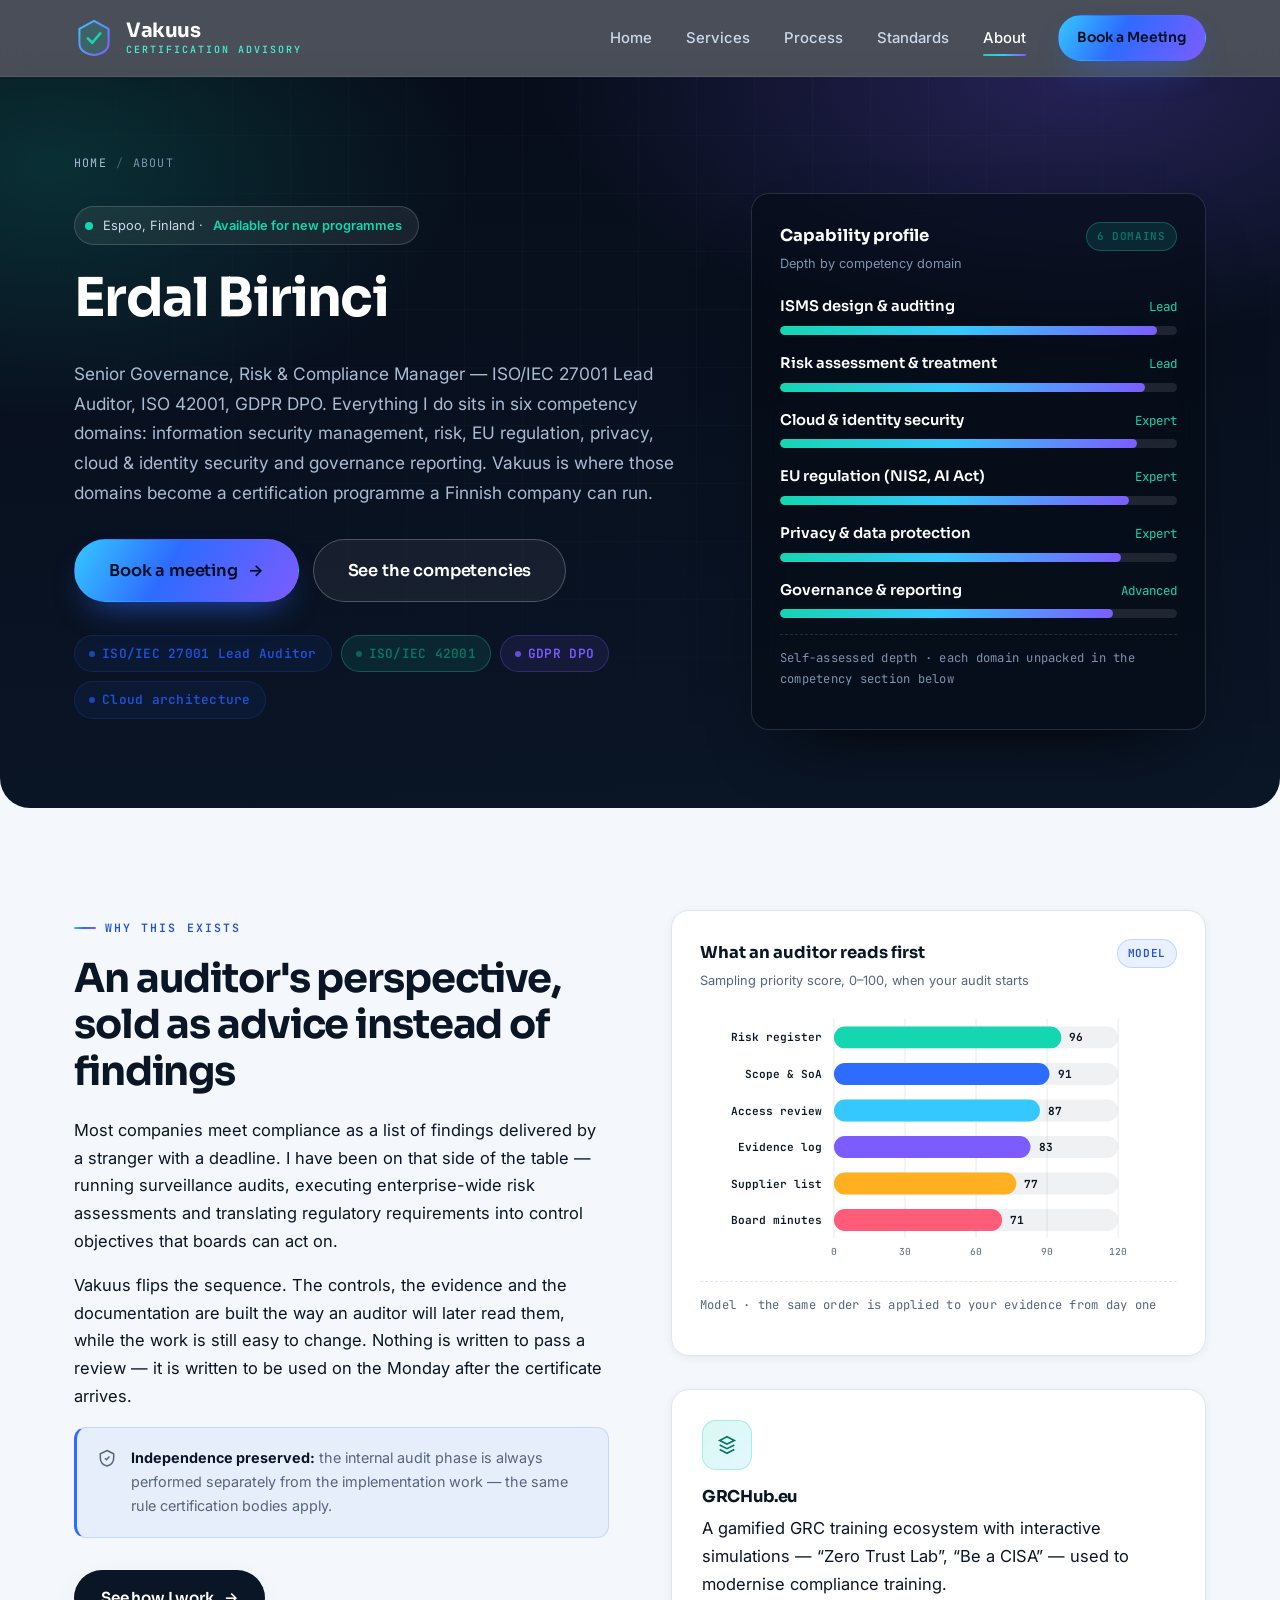
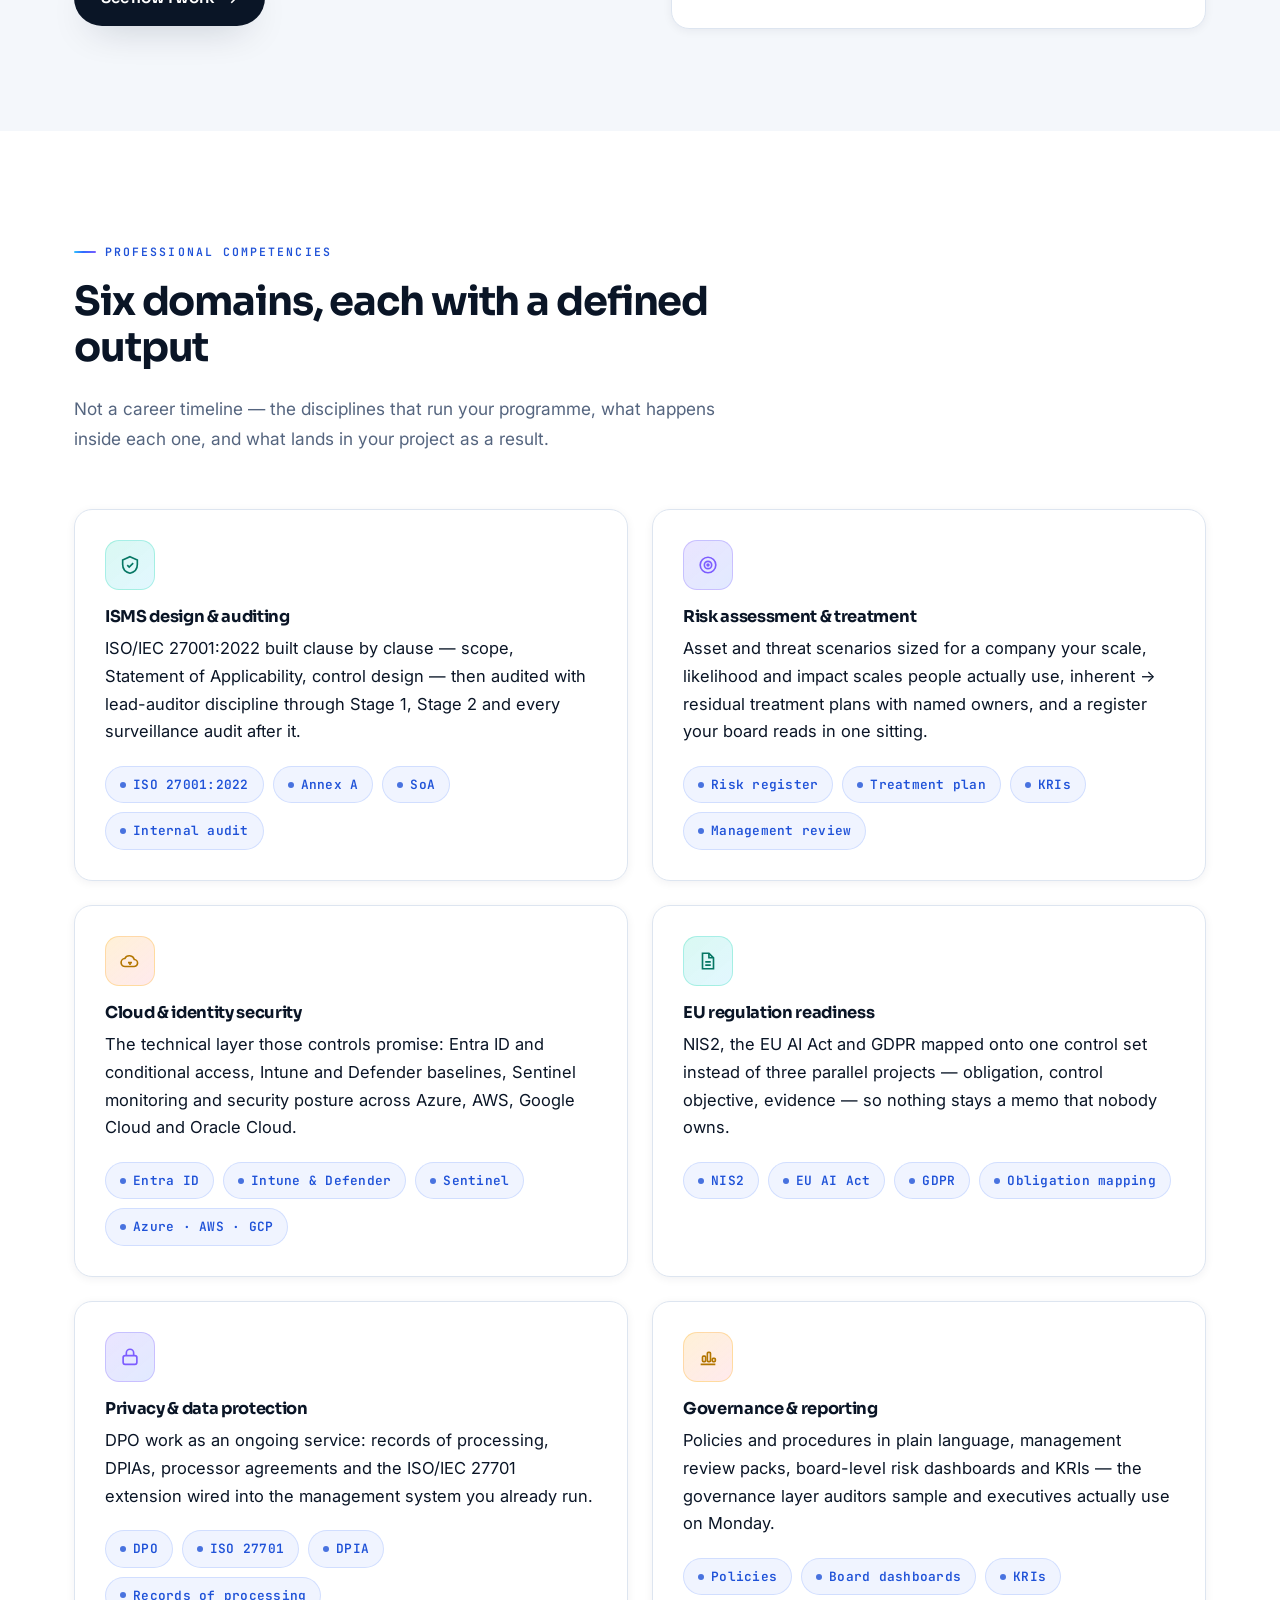
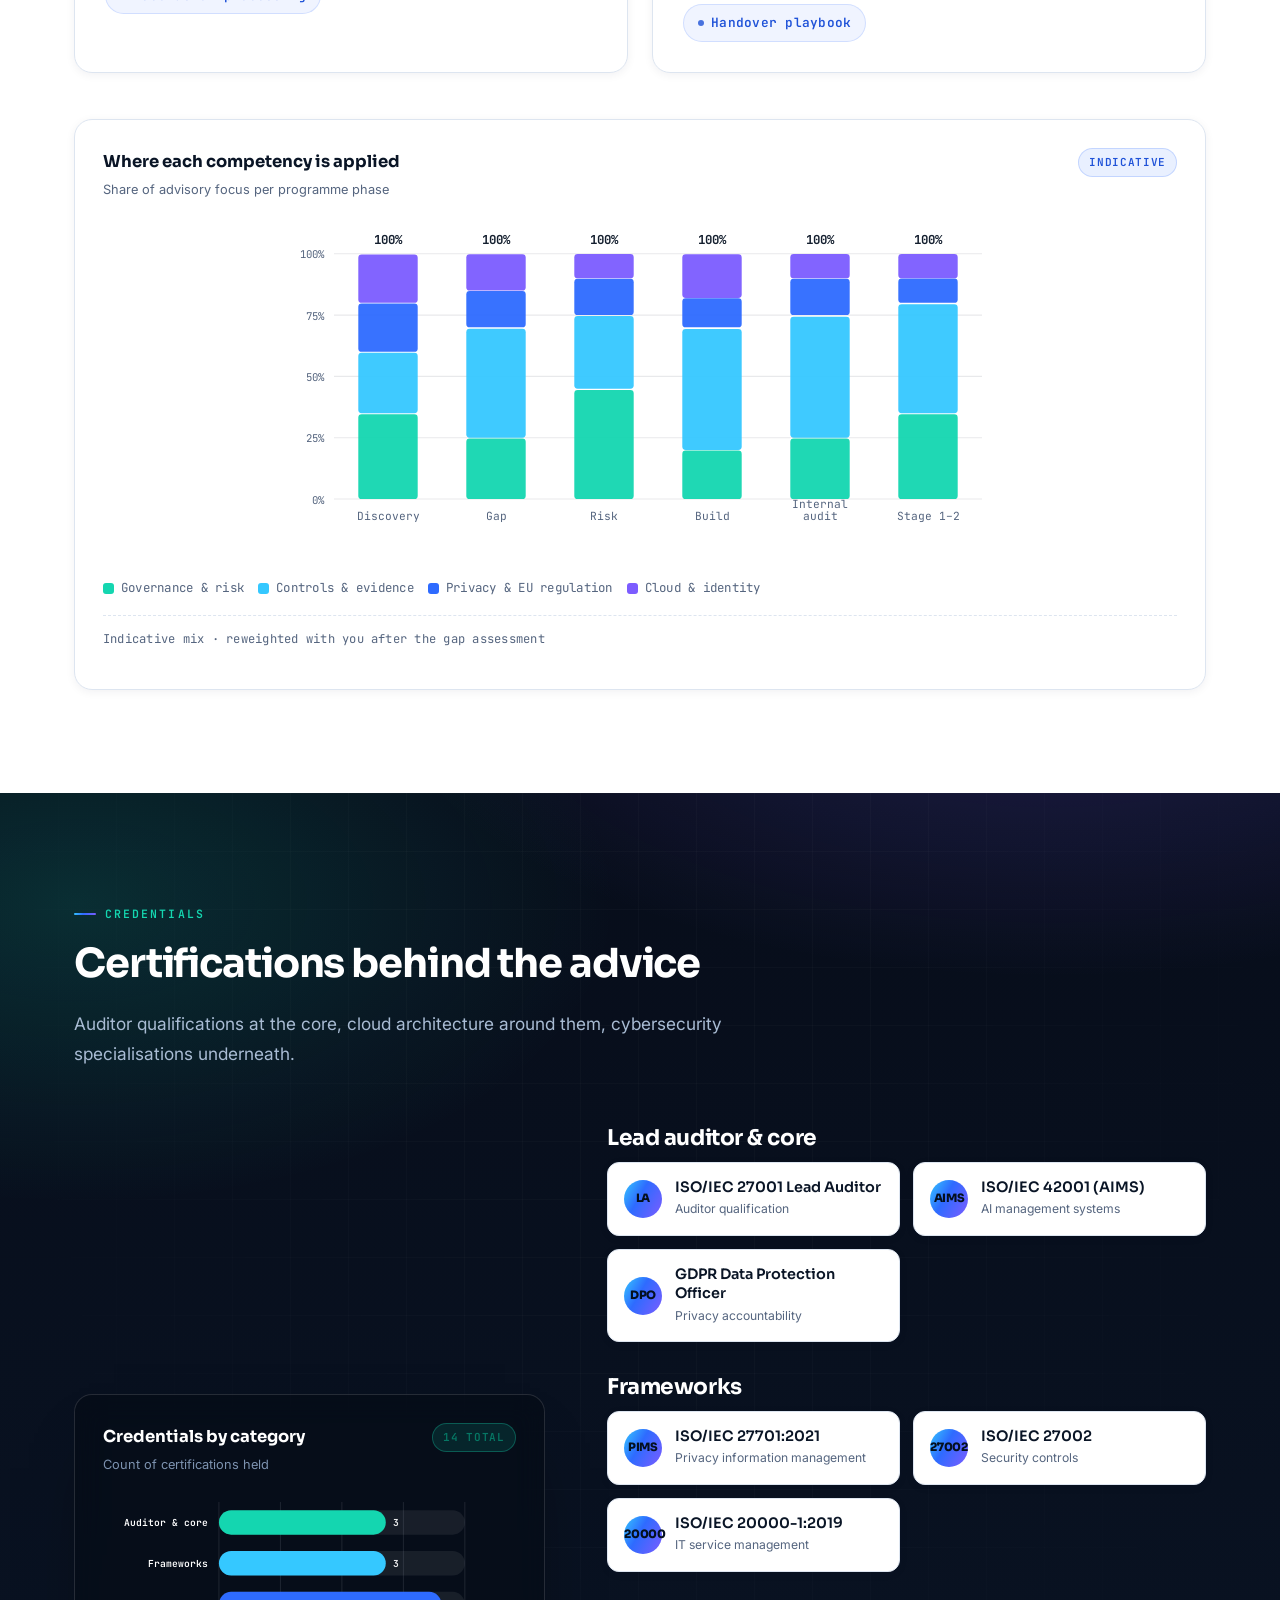
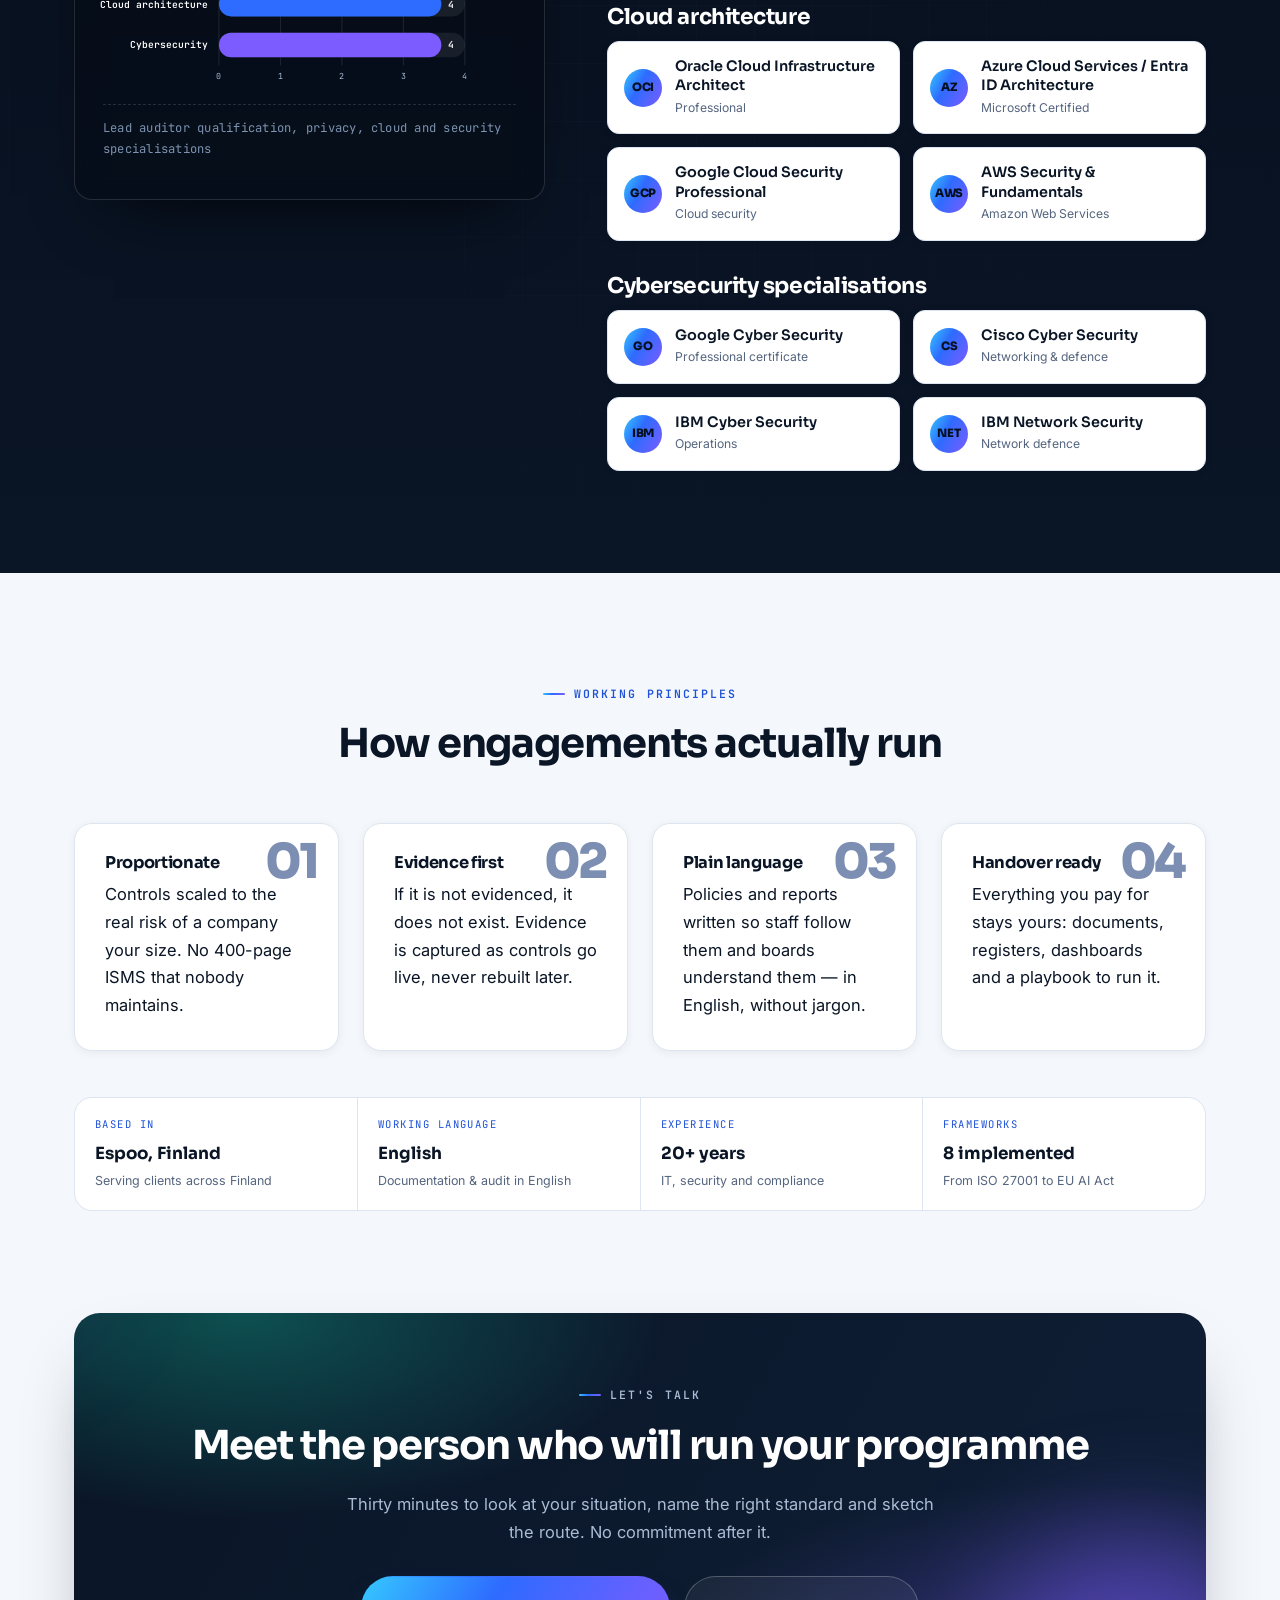
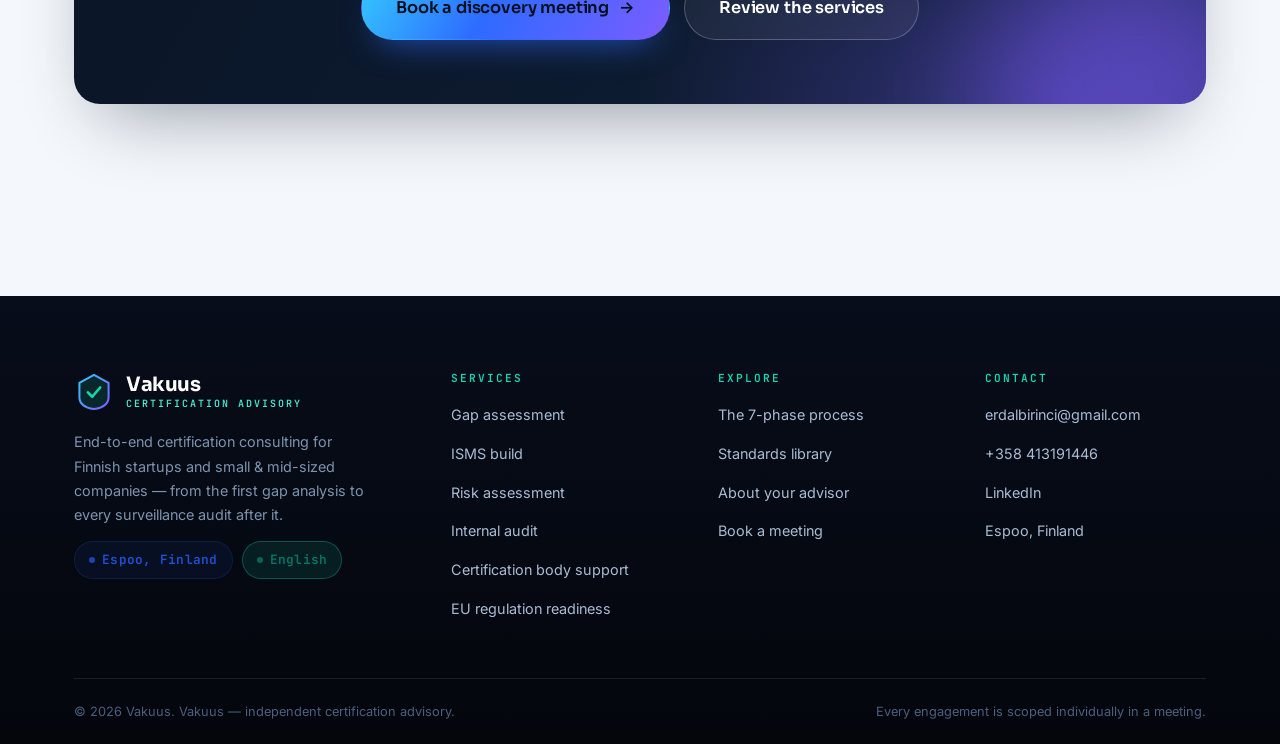
<file: about.html>
<!DOCTYPE html>
<html lang="en">
<head>
<meta charset="utf-8">
<meta name="viewport" content="width=device-width, initial-scale=1">
<title>About — Erdal Birinci, ISO 27001 Lead Auditor &amp; Senior GRC Manager | Vakuus</title>
<meta name="description" content="Erdal Birinci is an ISO/IEC 27001 Lead Auditor and Senior GRC Manager working across six competency domains: ISMS design, risk assessment, EU regulation, privacy, cloud &amp; identity security and governance reporting — the advisor behind Vakuus in Espoo, Finland.">
<meta name="theme-color" content="#070d1a">
<meta property="og:type" content="profile">
<meta property="og:title" content="About your advisor — Vakuus">
<meta property="og:description" content="Six competency domains — ISMS design, risk, EU regulation, privacy, cloud &amp; identity security and governance reporting — and an auditor's eye for what passes the audit.">
<meta property="og:locale" content="en_GB">
<meta property="og:url" content="https://vakuus.fi/about.html">
<meta property="og:image" content="https://erdalbirinci.github.io/Vakuus/assets/img/og-image.png">
<meta property="og:image:width" content="1200">
<meta property="og:image:height" content="630">
<meta property="og:image:alt" content="Vakuus — from zero to certified">
<meta name="twitter:card" content="summary_large_image">
<meta name="twitter:image" content="https://erdalbirinci.github.io/Vakuus/assets/img/og-image.png">
<meta name="twitter:image:alt" content="Vakuus — from zero to certified">
<link rel="icon" href="assets/img/favicon.svg" type="image/svg+xml">
<link rel="icon" href="assets/img/favicon.ico" sizes="16x16 32x32 48x48">
<link rel="apple-touch-icon" href="assets/img/apple-touch-icon.png">
<link rel="canonical" href="https://vakuus.fi/about.html">
<link rel="icon" href="assets/img/favicon.svg" type="image/svg+xml">
<link rel="icon" href="assets/img/favicon.ico" sizes="16x16 32x32 48x48">
<link rel="apple-touch-icon" href="assets/img/apple-touch-icon.png">
<link rel="preconnect" href="https://fonts.googleapis.com">
<link rel="preconnect" href="https://fonts.gstatic.com" crossorigin>
<link href="https://fonts.googleapis.com/css2?family=Sora:wght@400;600;700;800&amp;family=Inter:wght@400;500;600;700&amp;family=JetBrains+Mono:wght@400;600&amp;display=swap" rel="stylesheet">
<link rel="stylesheet" href="assets/css/style.css">
<script type="application/ld+json">
{
  "@context": "https://schema.org",
  "@type": "Person",
  "name": "Erdal Birinci",
  "jobTitle": "Founder & Principal Compliance Consultant",
  "worksFor": {
    "@type": "Organization",
    "name": "Vakuus",
    "url": "https://vakuus.fi/"
  },
  "address": {
    "@type": "PostalAddress",
    "addressLocality": "Espoo",
    "addressCountry": "FI"
  },
  "knowsLanguage": [
    "English",
    "Turkish"
  ],
  "knowsAbout": [
    "ISMS design & auditing",
    "Risk assessment & treatment",
    "Cloud & identity security",
    "EU regulation readiness",
    "Privacy & data protection",
    "Governance & reporting"
  ]
}
</script>
</head>
<body>
<a class="skip-link" href="#main">Skip to content</a>

<header class="site-header">
  <div class="container nav-wrap">
    <a class="brand" href="index.html">
      <svg class="brand-mark" viewBox="0 0 48 48" aria-hidden="true">
        <defs><linearGradient id="bm1" x1="0" y1="0" x2="1" y2="1"><stop offset="0" stop-color="#35c8ff"/><stop offset="1" stop-color="#7c5cff"/></linearGradient></defs>
        <path d="M24 3.5 41.5 13v17.2c0 8.1-7.3 12.6-17.5 14.3C13.8 42.8 6.5 38.3 6.5 30.2V13z" fill="rgba(20,214,176,.14)" stroke="url(#bm1)" stroke-width="2.4" stroke-linejoin="round"/>
        <path d="M16.6 24.4l5.3 5.3 9.5-11.1" fill="none" stroke="#14d6b0" stroke-width="3.2" stroke-linecap="round" stroke-linejoin="round"/>
      </svg>
      <span class="brand-text">
        <span class="brand-name">Vakuus</span>
        <span class="brand-tag">Certification Advisory</span>
      </span>
    </a>
    <button class="nav-toggle" type="button" aria-label="Toggle navigation" aria-expanded="false" aria-controls="site-nav">
      <span></span><span></span><span></span>
    </button>
    <nav class="nav" id="site-nav" data-nav>
      <a href="index.html">Home</a>
      <a href="services.html">Services</a>
      <a href="process.html">Process</a>
      <a href="standards.html">Standards</a>
      <a href="about.html">About</a>
      <a class="btn btn-primary btn-sm nav-cta" href="contact.html">Book a Meeting</a>
    </nav>
  </div>
</header>

<main id="main">

  <!-- ============================ PAGE HERO ============================ -->
  <section class="page-hero">
    <div class="bg-grid" aria-hidden="true"></div>
    <div class="container">
      <nav class="breadcrumb" aria-label="Breadcrumb">
        <a href="index.html">Home</a><span class="sep">/</span><span>About</span>
      </nav>
      <div class="split split--wide-left">
        <div>
          <span class="hero-badge reveal"><span class="pulse-dot" aria-hidden="true"></span> Espoo, Finland · <b>Available for new programmes</b></span>
          <h1 class="h1 reveal" data-delay="1">Erdal Birinci</h1>
          <p class="lead reveal" data-delay="2">
            Senior Governance, Risk &amp; Compliance Manager — ISO/IEC 27001 Lead Auditor, ISO 42001,
            GDPR DPO. Everything I do sits in six competency domains: information security management,
            risk, EU regulation, privacy, cloud &amp; identity security and governance reporting.
            Vakuus is where those domains become a certification programme a Finnish company can run.
          </p>
          <div class="btn-group mt-3 reveal" data-delay="3">
            <a class="btn btn-primary btn-lg btn-arrow" href="contact.html">Book a meeting</a>
            <a class="btn btn-ghost btn-lg" href="#competencies">See the competencies</a>
          </div>
          <div class="chip-row mt-3 reveal" data-delay="4">
            <span class="chip">ISO/IEC 27001 Lead Auditor</span>
            <span class="chip chip--aurora">ISO/IEC 42001</span>
            <span class="chip chip--violet">GDPR DPO</span>
            <span class="chip">Cloud architecture</span>
          </div>
        </div>

        <div class="panel panel--dark reveal" data-delay="2">
          <div class="panel-head">
            <div>
              <p class="panel-title">Capability profile</p>
              <p class="panel-sub">Depth by competency domain</p>
            </div>
            <span class="badge badge--aurora">6 domains</span>
          </div>
          <div class="fit-row"><div class="fit-head"><span class="fit-label">ISMS design &amp; auditing</span><span class="fit-value">Lead</span></div><div class="fit-track"><i class="fit-fill" data-fill="95%"></i></div></div>
          <div class="fit-row"><div class="fit-head"><span class="fit-label">Risk assessment &amp; treatment</span><span class="fit-value">Lead</span></div><div class="fit-track"><i class="fit-fill" data-fill="92%"></i></div></div>
          <div class="fit-row"><div class="fit-head"><span class="fit-label">Cloud &amp; identity security</span><span class="fit-value">Expert</span></div><div class="fit-track"><i class="fit-fill" data-fill="90%"></i></div></div>
          <div class="fit-row"><div class="fit-head"><span class="fit-label">EU regulation (NIS2, AI Act)</span><span class="fit-value">Expert</span></div><div class="fit-track"><i class="fit-fill" data-fill="88%"></i></div></div>
          <div class="fit-row"><div class="fit-head"><span class="fit-label">Privacy &amp; data protection</span><span class="fit-value">Expert</span></div><div class="fit-track"><i class="fit-fill" data-fill="86%"></i></div></div>
          <div class="fit-row"><div class="fit-head"><span class="fit-label">Governance &amp; reporting</span><span class="fit-value">Advanced</span></div><div class="fit-track"><i class="fit-fill" data-fill="84%"></i></div></div>
          <p class="panel-foot">Self-assessed depth · each domain unpacked in the competency section below</p>
        </div>
      </div>
    </div>
  </section>

  <!-- ============================ STORY ============================ -->
  <section class="section">
    <div class="container">
      <div class="split split--top">
        <div class="sticky-col">
          <p class="eyebrow reveal">Why this exists</p>
          <h2 class="h2 reveal" data-delay="1">An auditor's perspective, sold as advice instead of findings</h2>
          <p class="reveal" data-delay="2">
            Most companies meet compliance as a list of findings delivered by a stranger with a deadline.
            I have been on that side of the table — running surveillance audits, executing enterprise-wide risk
            assessments and translating regulatory requirements into control objectives that boards can act on.
          </p>
          <p class="reveal" data-delay="2">
            Vakuus flips the sequence. The controls, the evidence and the documentation are built the way an
            auditor will later read them, while the work is still easy to change. Nothing is written to pass a
            review — it is written to be used on the Monday after the certificate arrives.
          </p>
          <div class="notice reveal" data-delay="3">
            <svg width="20" height="20" viewBox="0 0 24 24" fill="none" stroke="currentColor" stroke-width="1.8" style="flex:none;margin-top:2px" aria-hidden="true"><path d="M12 3l8 4v5c0 5-3.4 8.3-8 9.5C7.4 20.3 4 17 4 12V7z"/><path d="M9.5 12.2l1.9 1.9 3.6-4"/></svg>
            <div><b>Independence preserved:</b> the internal audit phase is always performed separately from the implementation work — the same rule certification bodies apply.</div>
          </div>
          <div class="btn-group mt-3 reveal" data-delay="3">
            <a class="btn btn-dark btn-arrow" href="process.html">See how I work</a>
          </div>
        </div>

        <div>
          <div class="panel reveal" data-delay="1">
            <div class="panel-head">
              <div>
                <p class="panel-title">What an auditor reads first</p>
                <p class="panel-sub">Sampling priority score, 0–100, when your audit starts</p>
              </div>
              <span class="badge">Model</span>
            </div>
            <svg class="chart" data-chart="bars" data-chart-config='{"labels":["Risk register","Scope &amp; SoA","Access review","Evidence log","Supplier list","Board minutes"],"values":[96,91,87,83,77,71],"unit":"","horizontal":true,"width":470,"height":250,"grid":4,"colors":["#14d6b0","#2e6bff","#35c8ff","#7c5cff","#ffb020","#ff5c7a"]}' role="img" aria-label="Model chart: sampling priority of six audit documents, highest first"></svg>
            <p class="panel-foot">Model · the same order is applied to your evidence from day one</p>
          </div>

          <div class="grid mt-3">
            <div class="card reveal">
              <div class="card-icon card-icon--aurora" aria-hidden="true">
                <svg width="22" height="22" viewBox="0 0 24 24" fill="none" stroke="currentColor" stroke-width="1.8"><path d="M4 7l8-4 8 4-8 4z"/><path d="M4 12l8 4 8-4M4 17l8 4 8-4"/></svg>
              </div>
              <h3 class="h4">GRCHub.eu</h3>
              <p class="mb-0">A gamified GRC training ecosystem with interactive simulations — “Zero Trust Lab”, “Be a CISA” — used to modernise compliance training.</p>
            </div>
          </div>
        </div>
      </div>
    </div>
  </section>

  <!-- ============================ COMPETENCIES ============================ -->
  <section class="section section--paper-2" id="competencies">
    <div class="container">
      <div class="section-head">
        <p class="eyebrow reveal">Professional competencies</p>
        <h2 class="h2 reveal" data-delay="1">Six domains, each with a defined output</h2>
        <p class="lead reveal" data-delay="2">Not a career timeline — the disciplines that run your programme, what happens inside each one, and what lands in your project as a result.</p>
      </div>

      <div class="grid grid-2">
        <div class="card reveal">
          <div class="card-icon card-icon--aurora" aria-hidden="true">
            <svg width="22" height="22" viewBox="0 0 24 24" fill="none" stroke="currentColor" stroke-width="1.8"><path d="M12 3l8 3.5v5c0 5-3.4 8.4-8 9.5-4.6-1.1-8-4.5-8-9.5v-5z"/><path d="M9 12.2l2.1 2.1L15.5 10"/></svg>
          </div>
          <h3 class="h4">ISMS design &amp; auditing</h3>
          <p>ISO/IEC 27001:2022 built clause by clause — scope, Statement of Applicability, control design — then audited with lead-auditor discipline through Stage 1, Stage 2 and every surveillance audit after it.</p>
          <div class="chip-row mt-2">
            <span class="chip">ISO 27001:2022</span>
            <span class="chip">Annex A</span>
            <span class="chip">SoA</span>
            <span class="chip">Internal audit</span>
          </div>
        </div>

        <div class="card reveal" data-delay="1">
          <div class="card-icon card-icon--violet" aria-hidden="true">
            <svg width="22" height="22" viewBox="0 0 24 24" fill="none" stroke="currentColor" stroke-width="1.8"><circle cx="12" cy="12" r="8.5"/><circle cx="12" cy="12" r="4"/><circle cx="12" cy="12" r="1"/></svg>
          </div>
          <h3 class="h4">Risk assessment &amp; treatment</h3>
          <p>Asset and threat scenarios sized for a company your scale, likelihood and impact scales people actually use, inherent → residual treatment plans with named owners, and a register your board reads in one sitting.</p>
          <div class="chip-row mt-2">
            <span class="chip">Risk register</span>
            <span class="chip">Treatment plan</span>
            <span class="chip">KRIs</span>
            <span class="chip">Management review</span>
          </div>
        </div>

        <div class="card reveal" data-delay="2">
          <div class="card-icon card-icon--amber" aria-hidden="true">
            <svg width="22" height="22" viewBox="0 0 24 24" fill="none" stroke="currentColor" stroke-width="1.8"><path d="M7 18h9.2a3.8 3.8 0 0 0 .5-7.6A5.6 5.6 0 0 0 6.3 9.3 3.9 3.9 0 0 0 7 18z"/><path d="M9.8 13.8h4.4M12 13.8v2.6"/></svg>
          </div>
          <h3 class="h4">Cloud &amp; identity security</h3>
          <p>The technical layer those controls promise: Entra ID and conditional access, Intune and Defender baselines, Sentinel monitoring and security posture across Azure, AWS, Google Cloud and Oracle Cloud.</p>
          <div class="chip-row mt-2">
            <span class="chip">Entra ID</span>
            <span class="chip">Intune &amp; Defender</span>
            <span class="chip">Sentinel</span>
            <span class="chip">Azure · AWS · GCP</span>
          </div>
        </div>

        <div class="card reveal" data-delay="3">
          <div class="card-icon card-icon--aurora" aria-hidden="true">
            <svg width="22" height="22" viewBox="0 0 24 24" fill="none" stroke="currentColor" stroke-width="1.8"><path d="M6 3.5h7l5 5v12H6z"/><path d="M13 3.5v5h5"/><path d="M9 13h6M9 16.5h6"/></svg>
          </div>
          <h3 class="h4">EU regulation readiness</h3>
          <p>NIS2, the EU AI Act and GDPR mapped onto one control set instead of three parallel projects — obligation, control objective, evidence — so nothing stays a memo that nobody owns.</p>
          <div class="chip-row mt-2">
            <span class="chip">NIS2</span>
            <span class="chip">EU AI Act</span>
            <span class="chip">GDPR</span>
            <span class="chip">Obligation mapping</span>
          </div>
        </div>

        <div class="card reveal" data-delay="1">
          <div class="card-icon card-icon--violet" aria-hidden="true">
            <svg width="22" height="22" viewBox="0 0 24 24" fill="none" stroke="currentColor" stroke-width="1.8"><rect x="4.5" y="10.5" width="15" height="9.5" rx="2.2"/><path d="M8 10.5V7.5a4 4 0 0 1 8 0v3"/></svg>
          </div>
          <h3 class="h4">Privacy &amp; data protection</h3>
          <p>DPO work as an ongoing service: records of processing, DPIAs, processor agreements and the ISO/IEC 27701 extension wired into the management system you already run.</p>
          <div class="chip-row mt-2">
            <span class="chip">DPO</span>
            <span class="chip">ISO 27701</span>
            <span class="chip">DPIA</span>
            <span class="chip">Records of processing</span>
          </div>
        </div>

        <div class="card reveal" data-delay="2">
          <div class="card-icon card-icon--amber" aria-hidden="true">
            <svg width="22" height="22" viewBox="0 0 24 24" fill="none" stroke="currentColor" stroke-width="1.8"><path d="M4 20h16"/><rect x="6" y="11" width="3.4" height="6" rx="1"/><rect x="11.3" y="7" width="3.4" height="10" rx="1"/><rect x="16.6" y="13.5" width="3.4" height="3.5" rx="1"/></svg>
          </div>
          <h3 class="h4">Governance &amp; reporting</h3>
          <p>Policies and procedures in plain language, management review packs, board-level risk dashboards and KRIs — the governance layer auditors sample and executives actually use on Monday.</p>
          <div class="chip-row mt-2">
            <span class="chip">Policies</span>
            <span class="chip">Board dashboards</span>
            <span class="chip">KRIs</span>
            <span class="chip">Handover playbook</span>
          </div>
        </div>
      </div>

      <div class="panel reveal mt-4">
        <div class="panel-head">
          <div>
            <p class="panel-title">Where each competency is applied</p>
            <p class="panel-sub">Share of advisory focus per programme phase</p>
          </div>
          <span class="badge">Indicative</span>
        </div>
        <svg class="chart" style="max-width:720px;margin:0 auto" data-chart="stack" data-chart-config='{"labels":["Discovery","Gap","Risk","Build","Internal audit","Stage 1–2"],"series":[{"label":"Governance &amp; risk","values":[35,25,45,20,25,35],"color":"#14d6b0"},{"label":"Controls &amp; evidence","values":[25,45,30,50,50,45],"color":"#35c8ff"},{"label":"Privacy &amp; EU regulation","values":[20,15,15,12,15,10],"color":"#2e6bff"},{"label":"Cloud &amp; identity","values":[20,15,10,18,10,10],"color":"#7c5cff"}],"unit":"%","width":640,"height":300,"grid":4}' role="img" aria-label="Stacked bar chart of advisory focus share by competency across six programme phases"></svg>
        <div class="legend mt-2">
          <span class="legend-item"><span class="legend-swatch" style="background:#14d6b0"></span>Governance &amp; risk</span>
          <span class="legend-item"><span class="legend-swatch" style="background:#35c8ff"></span>Controls &amp; evidence</span>
          <span class="legend-item"><span class="legend-swatch" style="background:#2e6bff"></span>Privacy &amp; EU regulation</span>
          <span class="legend-item"><span class="legend-swatch" style="background:#7c5cff"></span>Cloud &amp; identity</span>
        </div>
        <p class="panel-foot">Indicative mix · reweighted with you after the gap assessment</p>
      </div>
    </div>
  </section>

  <!-- ============================ CREDENTIALS ============================ -->
  <section class="section section--dark" id="credentials">
    <div class="bg-grid" aria-hidden="true"></div>
    <div class="container">
      <div class="section-head">
        <p class="eyebrow reveal">Credentials</p>
        <h2 class="h2 reveal" data-delay="1">Certifications behind the advice</h2>
        <p class="lead reveal" data-delay="2">Auditor qualifications at the core, cloud architecture around them, cybersecurity specialisations underneath.</p>
      </div>

      <div class="split split--wide-right">
        <div class="panel panel--dark reveal sticky-col">
          <div class="panel-head">
            <div>
              <p class="panel-title">Credentials by category</p>
              <p class="panel-sub">Count of certifications held</p>
            </div>
            <span class="badge badge--aurora">14 total</span>
          </div>
          <svg class="chart" data-chart="bars" data-chart-config='{"labels":["Auditor &amp; core","Frameworks","Cloud architecture","Cybersecurity"],"values":[3,3,4,4],"unit":"","horizontal":true,"width":470,"height":220,"grid":4,"colors":["#14d6b0","#35c8ff","#2e6bff","#7c5cff"]}' role="img" aria-label="Credential counts by category"></svg>
          <p class="panel-foot">Lead auditor qualification, privacy, cloud and security specialisations</p>
        </div>

        <div>
          <h3 class="h3 reveal">Lead auditor &amp; core</h3>
          <div class="cert-grid mb-3 reveal" data-delay="1">
            <div class="cert"><span class="cert-seal">LA</span><div><div class="cert-name">ISO/IEC 27001 Lead Auditor</div><div class="cert-sub">Auditor qualification</div></div></div>
            <div class="cert"><span class="cert-seal">AIMS</span><div><div class="cert-name">ISO/IEC 42001 (AIMS)</div><div class="cert-sub">AI management systems</div></div></div>
            <div class="cert"><span class="cert-seal">DPO</span><div><div class="cert-name">GDPR Data Protection Officer</div><div class="cert-sub">Privacy accountability</div></div></div>
          </div>

          <h3 class="h3 reveal">Frameworks</h3>
          <div class="cert-grid mb-3 reveal" data-delay="1">
            <div class="cert"><span class="cert-seal">PIMS</span><div><div class="cert-name">ISO/IEC 27701:2021</div><div class="cert-sub">Privacy information management</div></div></div>
            <div class="cert"><span class="cert-seal">27002</span><div><div class="cert-name">ISO/IEC 27002</div><div class="cert-sub">Security controls</div></div></div>
            <div class="cert"><span class="cert-seal">20000</span><div><div class="cert-name">ISO/IEC 20000-1:2019</div><div class="cert-sub">IT service management</div></div></div>
          </div>

          <h3 class="h3 reveal">Cloud architecture</h3>
          <div class="cert-grid mb-3 reveal" data-delay="2">
            <div class="cert"><span class="cert-seal">OCI</span><div><div class="cert-name">Oracle Cloud Infrastructure Architect</div><div class="cert-sub">Professional</div></div></div>
            <div class="cert"><span class="cert-seal">AZ</span><div><div class="cert-name">Azure Cloud Services / Entra ID Architecture</div><div class="cert-sub">Microsoft Certified</div></div></div>
            <div class="cert"><span class="cert-seal">GCP</span><div><div class="cert-name">Google Cloud Security Professional</div><div class="cert-sub">Cloud security</div></div></div>
            <div class="cert"><span class="cert-seal">AWS</span><div><div class="cert-name">AWS Security &amp; Fundamentals</div><div class="cert-sub">Amazon Web Services</div></div></div>
          </div>

          <h3 class="h3 reveal">Cybersecurity specialisations</h3>
          <div class="cert-grid reveal" data-delay="2">
            <div class="cert"><span class="cert-seal">GO</span><div><div class="cert-name">Google Cyber Security</div><div class="cert-sub">Professional certificate</div></div></div>
            <div class="cert"><span class="cert-seal">CS</span><div><div class="cert-name">Cisco Cyber Security</div><div class="cert-sub">Networking &amp; defence</div></div></div>
            <div class="cert"><span class="cert-seal">IBM</span><div><div class="cert-name">IBM Cyber Security</div><div class="cert-sub">Operations</div></div></div>
            <div class="cert"><span class="cert-seal">NET</span><div><div class="cert-name">IBM Network Security</div><div class="cert-sub">Network defence</div></div></div>
          </div>
        </div>
      </div>
    </div>
  </section>

  <!-- ============================ PRINCIPLES ============================ -->
  <section class="section">
    <div class="container">
      <div class="section-head section-head--center">
        <p class="eyebrow reveal">Working principles</p>
        <h2 class="h2 reveal" data-delay="1">How engagements actually run</h2>
      </div>
      <div class="grid grid-4">
        <div class="card reveal">
          <div class="card-num">01</div>
          <h3 class="h4">Proportionate</h3>
          <p class="mb-0">Controls scaled to the real risk of a company your size. No 400-page ISMS that nobody maintains.</p>
        </div>
        <div class="card reveal" data-delay="1">
          <div class="card-num">02</div>
          <h3 class="h4">Evidence first</h3>
          <p class="mb-0">If it is not evidenced, it does not exist. Evidence is captured as controls go live, never rebuilt later.</p>
        </div>
        <div class="card reveal" data-delay="2">
          <div class="card-num">03</div>
          <h3 class="h4">Plain language</h3>
          <p class="mb-0">Policies and reports written so staff follow them and boards understand them — in English, without jargon.</p>
        </div>
        <div class="card reveal" data-delay="3">
          <div class="card-num">04</div>
          <h3 class="h4">Handover ready</h3>
          <p class="mb-0">Everything you pay for stays yours: documents, registers, dashboards and a playbook to run it.</p>
        </div>
      </div>

      <div class="meta-strip mt-4 reveal">
        <div><div class="k">Based in</div><div class="v">Espoo, Finland</div><div class="s">Serving clients across Finland</div></div>
        <div><div class="k">Working language</div><div class="v">English</div><div class="s">Documentation &amp; audit in English</div></div>
        <div><div class="k">Experience</div><div class="v">20+ years</div><div class="s">IT, security and compliance</div></div>
        <div><div class="k">Frameworks</div><div class="v">8 implemented</div><div class="s">From ISO 27001 to EU AI Act</div></div>
      </div>
    </div>
  </section>

  <!-- ============================ CTA ============================ -->
  <section class="section section--flush-top">
    <div class="container">
      <div class="cta-band cta-orbs reveal">
        <div class="cta-band-inner">
          <p class="eyebrow" style="justify-content:center">Let's talk</p>
          <h2 class="h2">Meet the person who will run your programme</h2>
          <p>Thirty minutes to look at your situation, name the right standard and sketch the route. No commitment after it.</p>
          <div class="btn-group">
            <a class="btn btn-primary btn-lg btn-arrow" href="contact.html">Book a discovery meeting</a>
            <a class="btn btn-ghost btn-lg" href="services.html">Review the services</a>
          </div>
        </div>
      </div>
    </div>
  </section>

</main>

<footer class="site-footer">
  <div class="container">
    <div class="footer-grid">
      <div class="footer-brand">
        <a class="brand" href="index.html">
          <svg class="brand-mark" viewBox="0 0 48 48" aria-hidden="true">
            <defs><linearGradient id="bm2" x1="0" y1="0" x2="1" y2="1"><stop offset="0" stop-color="#35c8ff"/><stop offset="1" stop-color="#7c5cff"/></linearGradient></defs>
            <path d="M24 3.5 41.5 13v17.2c0 8.1-7.3 12.6-17.5 14.3C13.8 42.8 6.5 38.3 6.5 30.2V13z" fill="rgba(20,214,176,.14)" stroke="url(#bm2)" stroke-width="2.4" stroke-linejoin="round"/>
            <path d="M16.6 24.4l5.3 5.3 9.5-11.1" fill="none" stroke="#14d6b0" stroke-width="3.2" stroke-linecap="round" stroke-linejoin="round"/>
          </svg>
          <span class="brand-text">
            <span class="brand-name">Vakuus</span>
            <span class="brand-tag">Certification Advisory</span>
          </span>
        </a>
        <p>End-to-end certification consulting for Finnish startups and small &amp; mid-sized companies — from the first gap analysis to every surveillance audit after it.</p>
        <div class="chip-row">
          <span class="chip">Espoo, Finland</span>
          <span class="chip chip--aurora">English</span>
        </div>
      </div>

      <div class="footer-col">
        <h3>Services</h3>
        <ul>
          <li><a href="services.html#gap">Gap assessment</a></li>
          <li><a href="services.html#isms">ISMS build</a></li>
          <li><a href="services.html#risk">Risk assessment</a></li>
          <li><a href="services.html#audit">Internal audit</a></li>
          <li><a href="services.html#stage">Certification body support</a></li>
          <li><a href="services.html#regulatory">EU regulation readiness</a></li>
        </ul>
      </div>

      <div class="footer-col">
        <h3>Explore</h3>
        <ul>
          <li><a href="process.html">The 7-phase process</a></li>
          <li><a href="standards.html">Standards library</a></li>
          <li><a href="about.html">About your advisor</a></li>
          <li><a href="contact.html">Book a meeting</a></li>
        </ul>
      </div>

      <div class="footer-col">
        <h3>Contact</h3>
        <ul>
          <li><a href="mailto:erdalbirinci@gmail.com" data-contact="email">erdalbirinci@gmail.com</a></li>
          <li><a href="tel:+358413191446" data-contact="phone">+358 413191446</a></li>
          <li><a href="https://linkedin.com/in/codeforwhat/" data-contact="linkedin" target="_blank" rel="noopener">LinkedIn</a></li>
          <li><span data-contact="location">Espoo, Finland</span></li>
        </ul>
      </div>
    </div>

    <div class="footer-bottom">
      <span>© <span data-year>2026</span> <span data-company="name">Vakuus</span>. <span data-company="legal">Independent certification advisory</span>.</span>
      <span>Every engagement is scoped individually in a meeting.</span>
    </div>
  </div>
</footer>

<script src="assets/js/config.js"></script>
<script src="assets/js/charts.js"></script>
<script src="assets/js/app.js"></script>
</body>
</html>
</file>
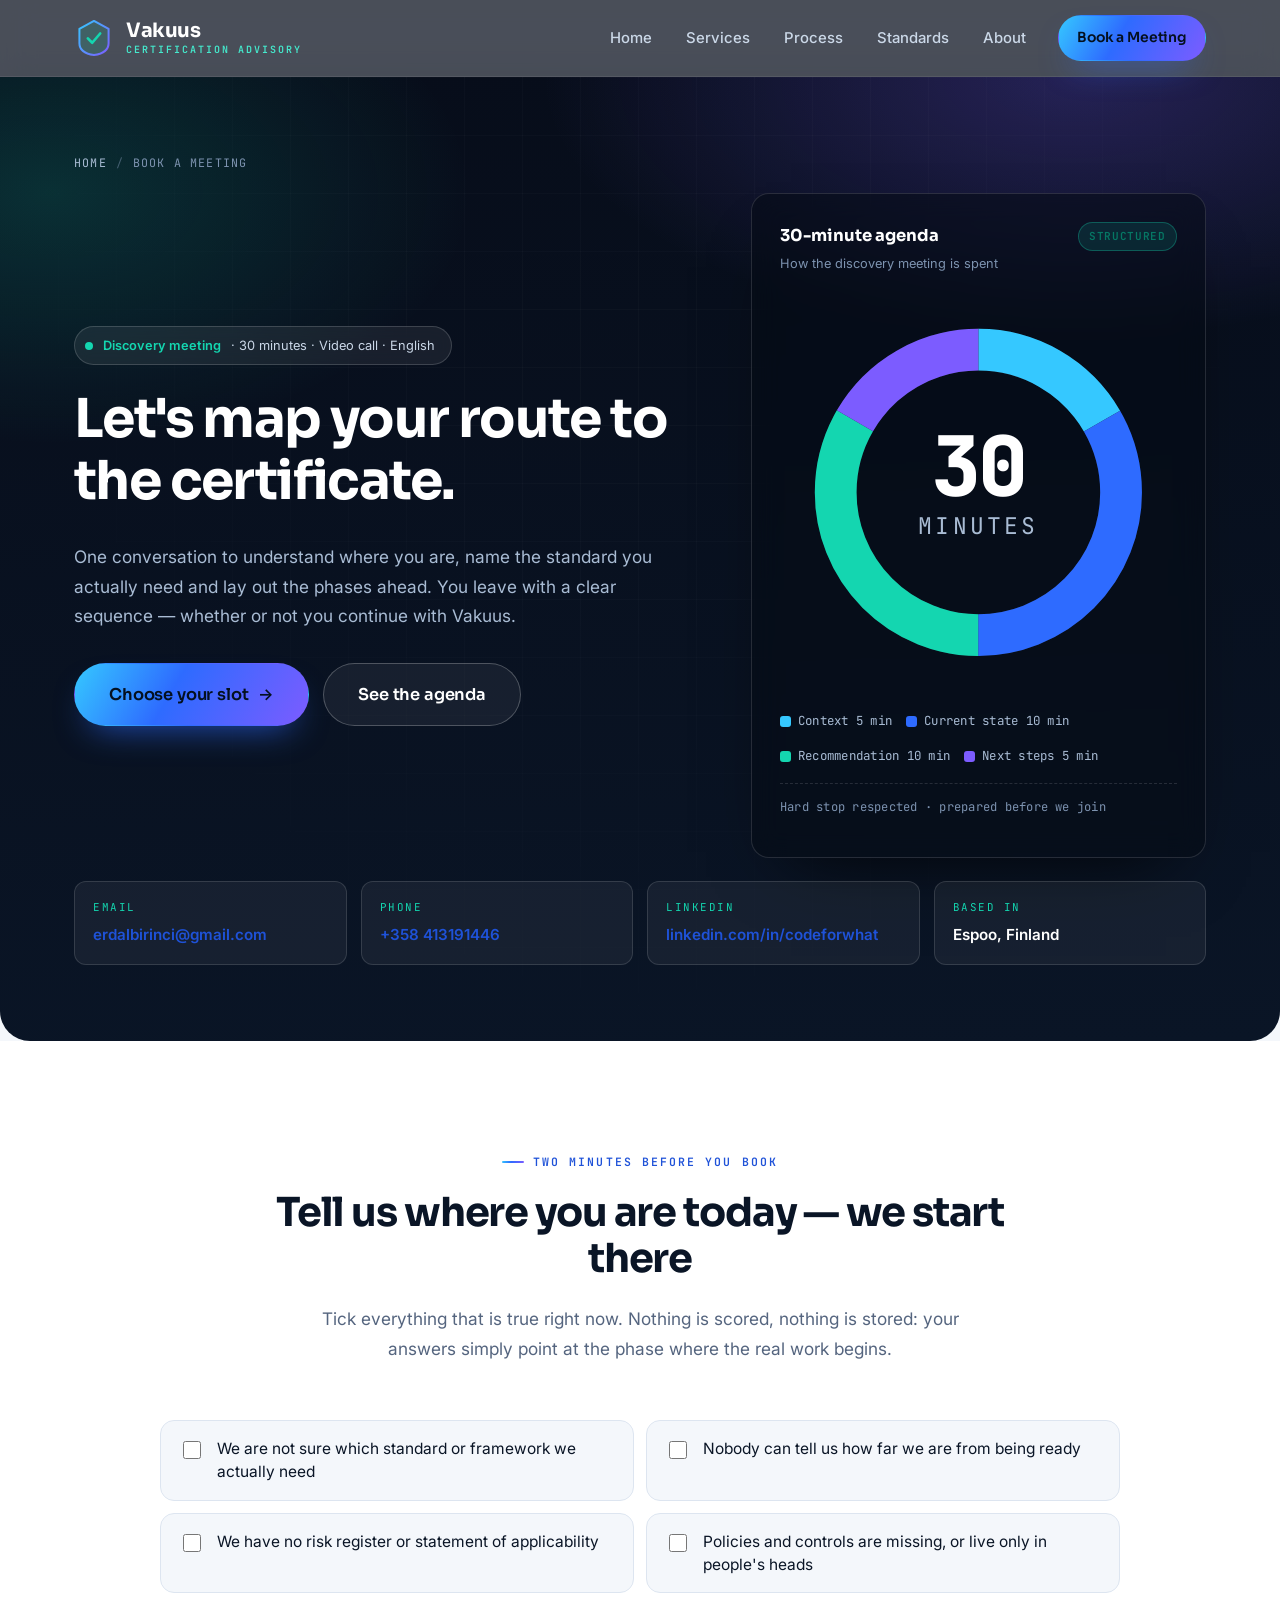
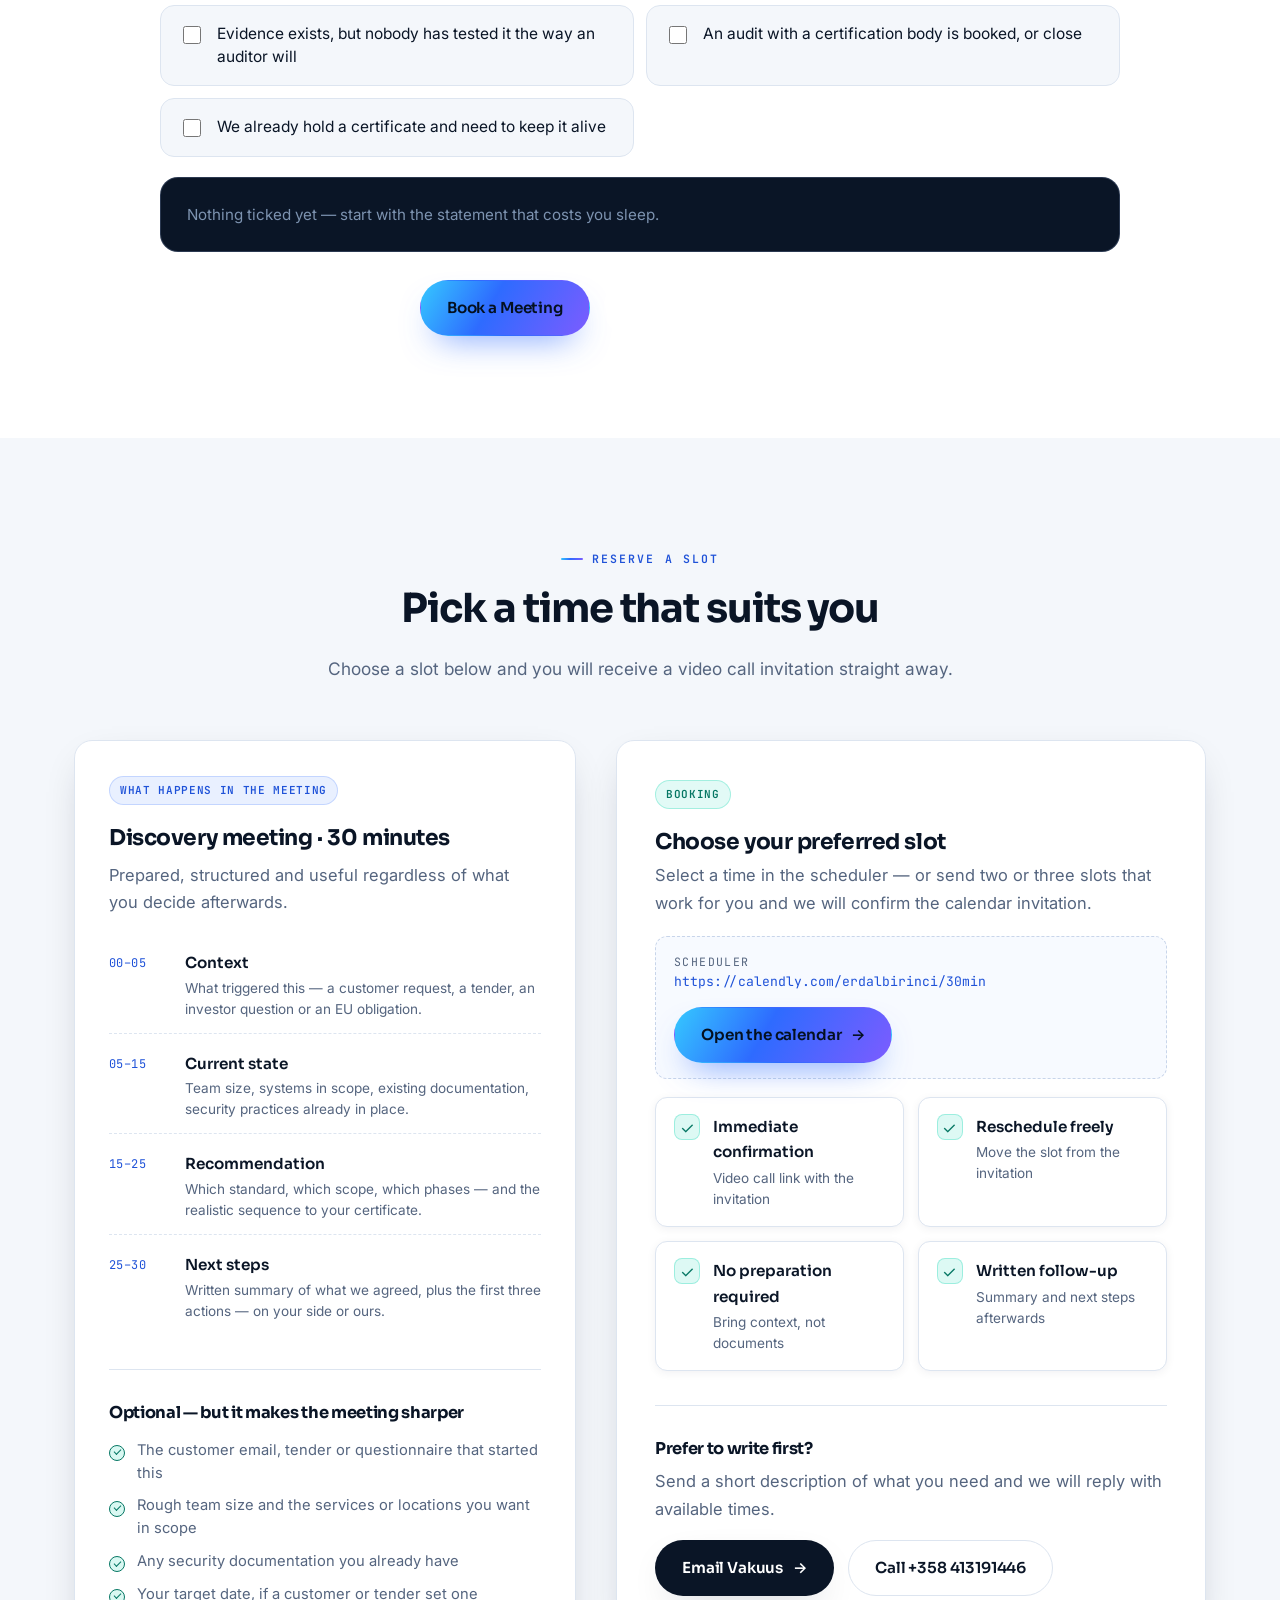
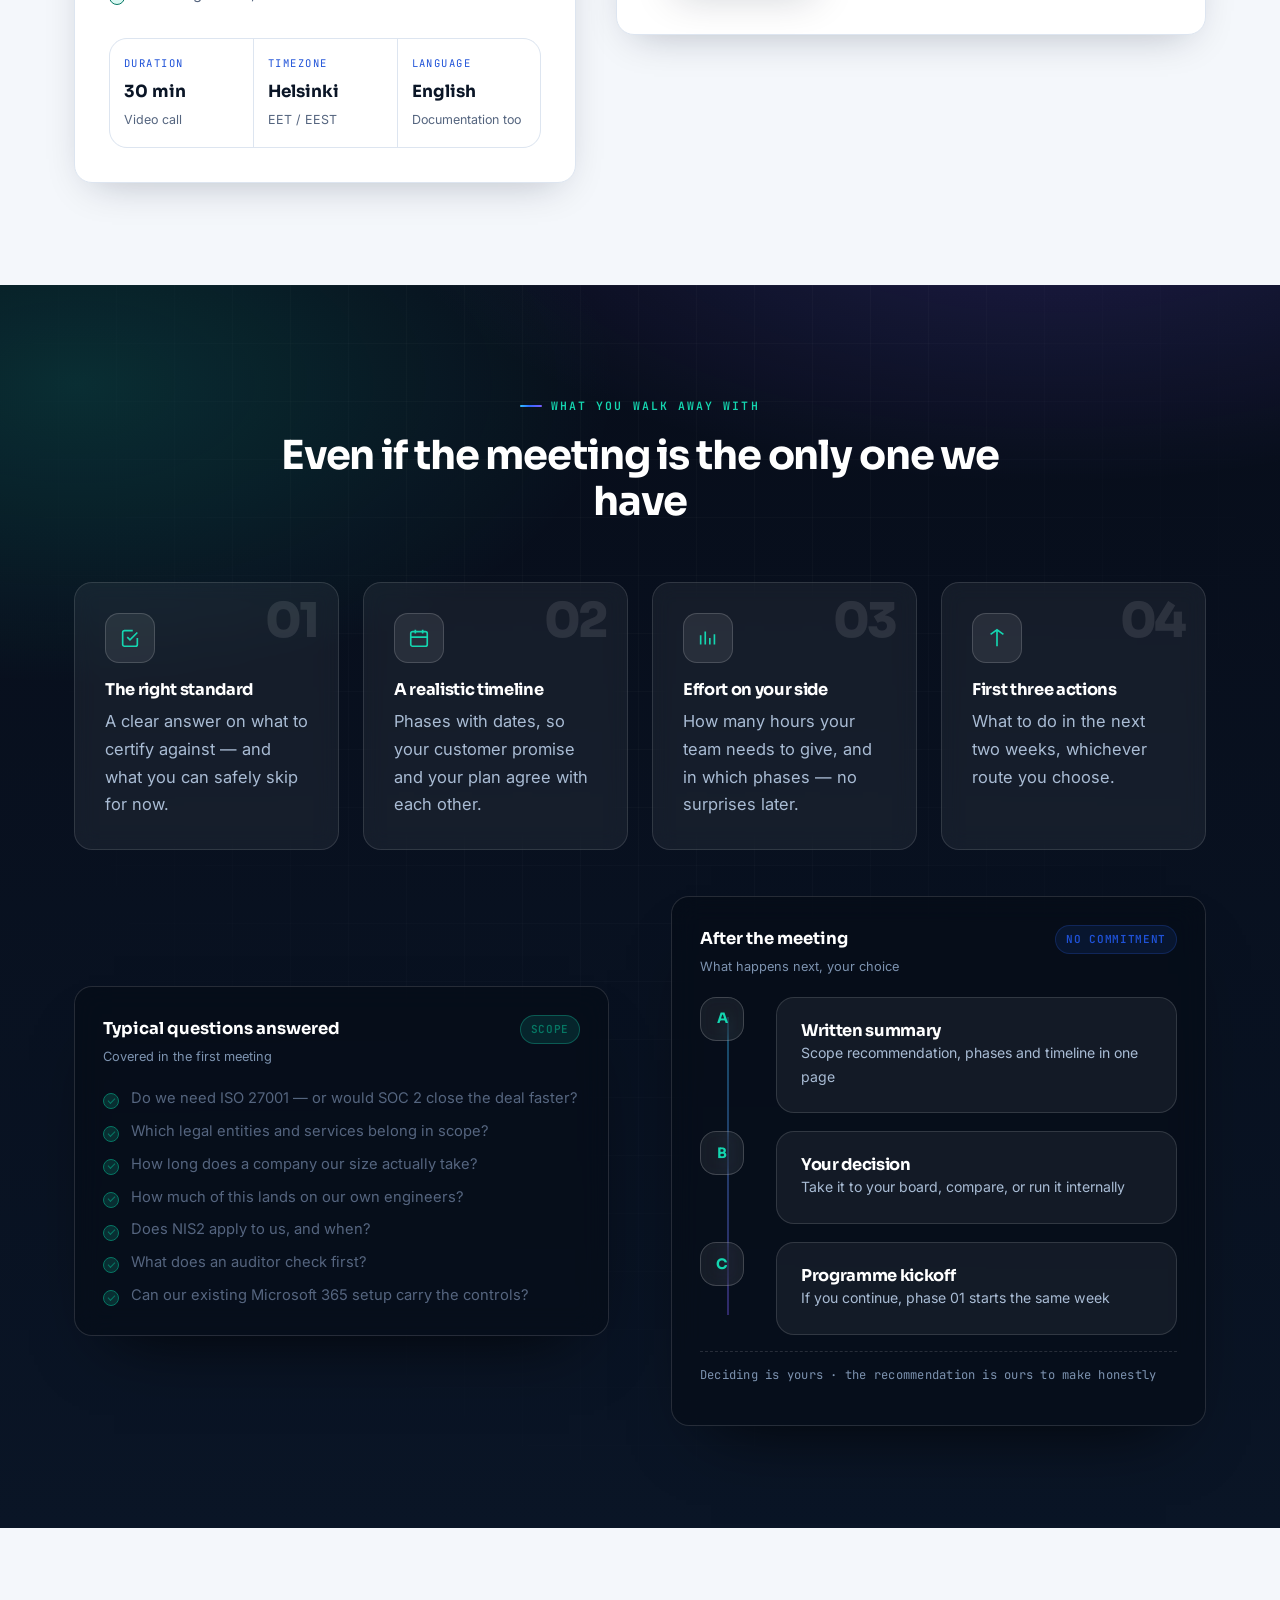
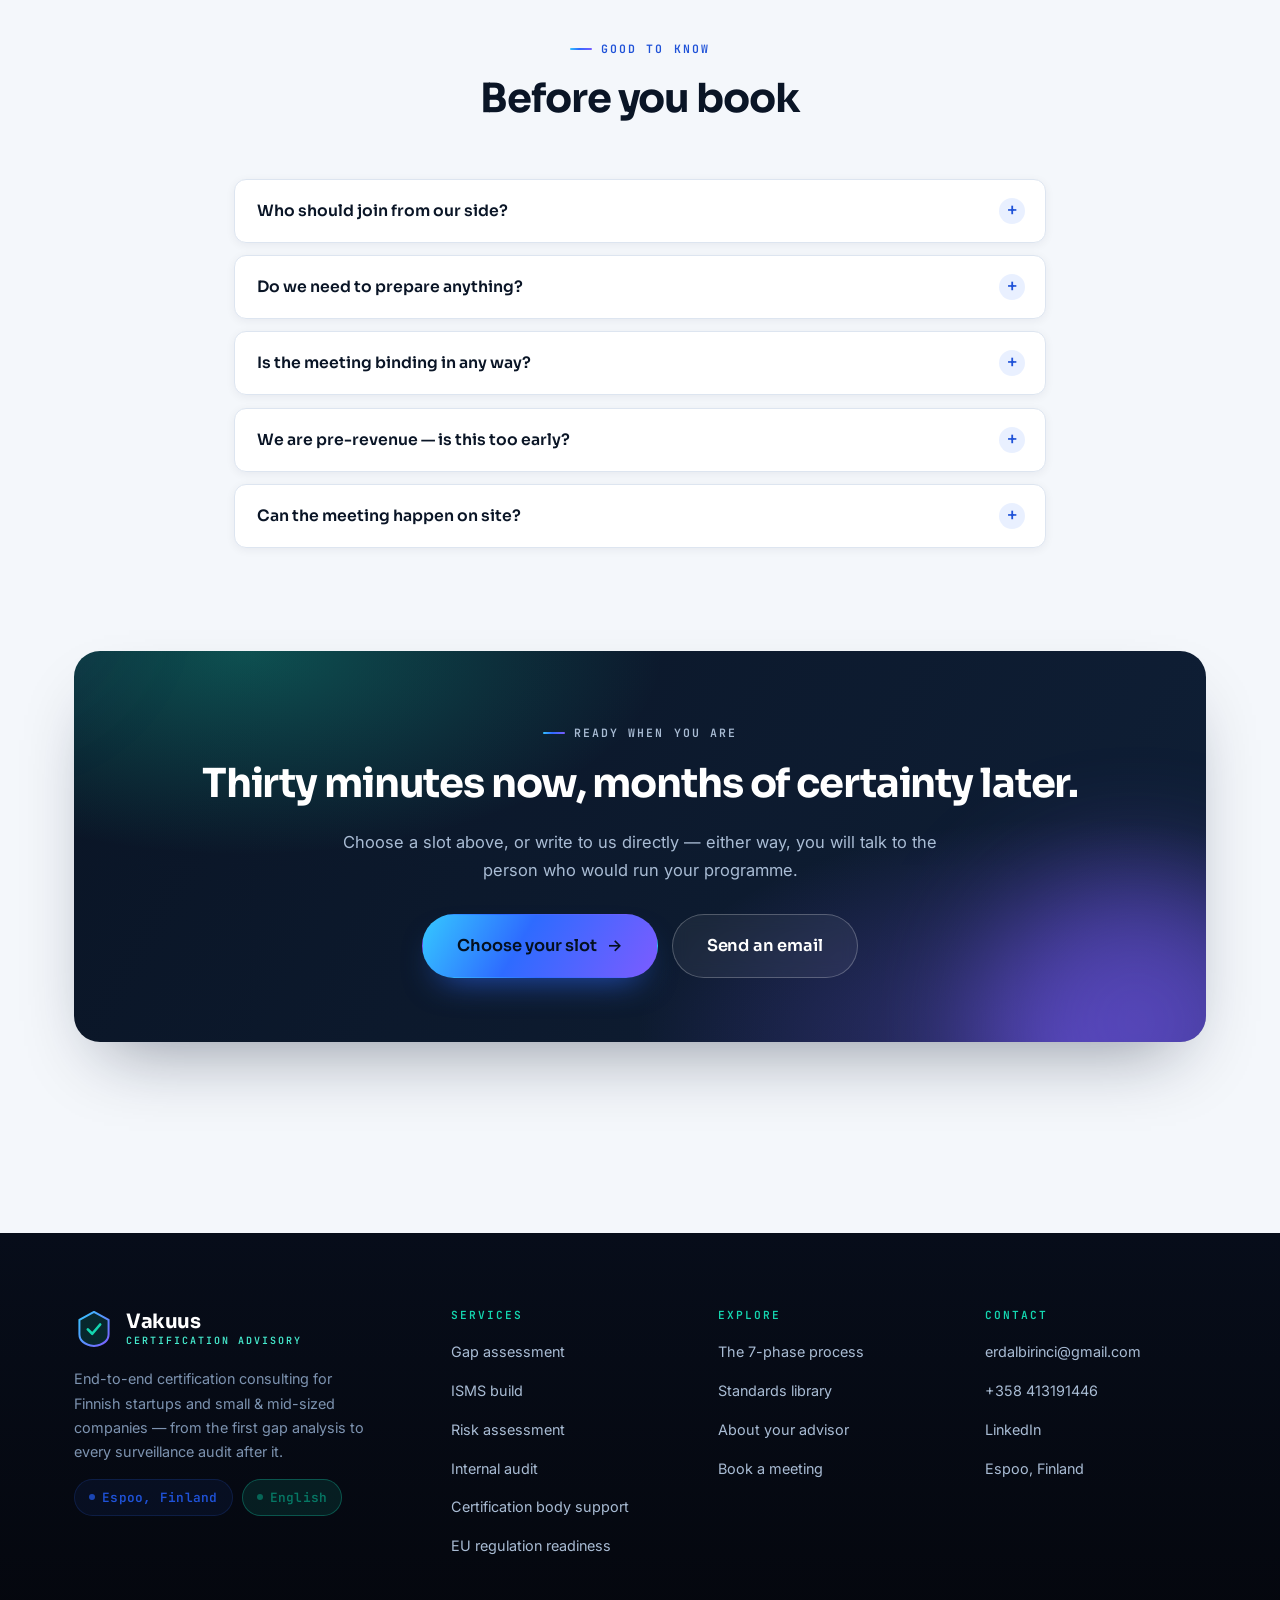
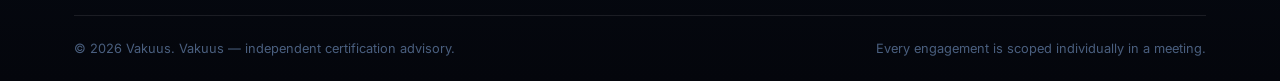
<file: contact.html>
<!DOCTYPE html>
<html lang="en">
<head>
<meta charset="utf-8">
<meta name="viewport" content="width=device-width, initial-scale=1">
<title>Book a Discovery Meeting — Certification Advisory | Vakuus</title>
<meta name="description" content="Book a 30-minute discovery meeting with Vakuus: scope, standard selection, timeline and next steps for your ISO 27001 or EU compliance journey in Finland.">
<meta name="theme-color" content="#070d1a">
<meta property="og:type" content="website">
<meta property="og:title" content="Book a discovery meeting — Vakuus">
<meta property="og:description" content="Thirty minutes, video call, in English. You leave with scope, sequence and next steps for your certification journey.">
<meta property="og:locale" content="en_GB">
<meta property="og:url" content="https://vakuus.fi/contact.html">
<meta property="og:image" content="https://erdalbirinci.github.io/Vakuus/assets/img/og-image.png">
<meta property="og:image:width" content="1200">
<meta property="og:image:height" content="630">
<meta property="og:image:alt" content="Vakuus — from zero to certified">
<meta name="twitter:card" content="summary_large_image">
<meta name="twitter:image" content="https://erdalbirinci.github.io/Vakuus/assets/img/og-image.png">
<meta name="twitter:image:alt" content="Vakuus — from zero to certified">
<link rel="icon" href="assets/img/favicon.svg" type="image/svg+xml">
<link rel="icon" href="assets/img/favicon.ico" sizes="16x16 32x32 48x48">
<link rel="apple-touch-icon" href="assets/img/apple-touch-icon.png">
<link rel="canonical" href="https://vakuus.fi/contact.html">
<link rel="icon" href="assets/img/favicon.svg" type="image/svg+xml">
<link rel="icon" href="assets/img/favicon.ico" sizes="16x16 32x32 48x48">
<link rel="apple-touch-icon" href="assets/img/apple-touch-icon.png">
<link rel="preconnect" href="https://fonts.googleapis.com">
<link rel="preconnect" href="https://fonts.gstatic.com" crossorigin>
<link href="https://fonts.googleapis.com/css2?family=Sora:wght@400;600;700;800&amp;family=Inter:wght@400;500;600;700&amp;family=JetBrains+Mono:wght@400;600&amp;display=swap" rel="stylesheet">
<link rel="stylesheet" href="assets/css/style.css">
<script type="application/ld+json">
{
  "@context": "https://schema.org",
  "@type": "FAQPage",
  "mainEntity": [
    {
      "@type": "Question",
      "name": "Who should join from our side?",
      "acceptedAnswer": {
        "@type": "Answer",
        "text": "One person who can make decisions — a founder, CTO or head of operations. If someone responsible for IT or security can join too, the second half of the conversation gets much more concrete. Two or three people is the sweet spot."
      }
    },
    {
      "@type": "Question",
      "name": "Do we need to prepare anything?",
      "acceptedAnswer": {
        "@type": "Answer",
        "text": "No documents required. If you have the customer email, tender or security questionnaire that triggered this, have it open — it usually answers half the questions by itself."
      }
    },
    {
      "@type": "Question",
      "name": "Is the meeting binding in any way?",
      "acceptedAnswer": {
        "@type": "Answer",
        "text": "No. It is a working conversation that ends with a written recommendation. You decide what happens after that, and you keep the recommendation either way."
      }
    },
    {
      "@type": "Question",
      "name": "We are pre-revenue — is this too early?",
      "acceptedAnswer": {
        "@type": "Answer",
        "text": "If a customer or investor already asks for evidence of security, it is not too early. If nobody has asked yet, the meeting will tell you honestly whether to start now or to wait — and what to prepare in the meantime."
      }
    },
    {
      "@type": "Question",
      "name": "Can the meeting happen on site?",
      "acceptedAnswer": {
        "@type": "Answer",
        "text": "Discovery meetings are normally held by video across Finland. Workshops — scoping, risk assessment, management review — can be held at your premises when the programme calls for it."
      }
    }
  ]
}
</script>
</head>
<body>
<a class="skip-link" href="#main">Skip to content</a>

<header class="site-header">
  <div class="container nav-wrap">
    <a class="brand" href="index.html">
      <svg class="brand-mark" viewBox="0 0 48 48" aria-hidden="true">
        <defs><linearGradient id="bm1" x1="0" y1="0" x2="1" y2="1"><stop offset="0" stop-color="#35c8ff"/><stop offset="1" stop-color="#7c5cff"/></linearGradient></defs>
        <path d="M24 3.5 41.5 13v17.2c0 8.1-7.3 12.6-17.5 14.3C13.8 42.8 6.5 38.3 6.5 30.2V13z" fill="rgba(20,214,176,.14)" stroke="url(#bm1)" stroke-width="2.4" stroke-linejoin="round"/>
        <path d="M16.6 24.4l5.3 5.3 9.5-11.1" fill="none" stroke="#14d6b0" stroke-width="3.2" stroke-linecap="round" stroke-linejoin="round"/>
      </svg>
      <span class="brand-text">
        <span class="brand-name">Vakuus</span>
        <span class="brand-tag">Certification Advisory</span>
      </span>
    </a>
    <button class="nav-toggle" type="button" aria-label="Toggle navigation" aria-expanded="false" aria-controls="site-nav">
      <span></span><span></span><span></span>
    </button>
    <nav class="nav" id="site-nav" data-nav>
      <a href="index.html">Home</a>
      <a href="services.html">Services</a>
      <a href="process.html">Process</a>
      <a href="standards.html">Standards</a>
      <a href="about.html">About</a>
      <a class="btn btn-primary btn-sm nav-cta" href="contact.html">Book a Meeting</a>
    </nav>
  </div>
</header>

<main id="main">

  <!-- ============================ PAGE HERO ============================ -->
  <section class="page-hero">
    <div class="bg-grid" aria-hidden="true"></div>
    <div class="container">
      <nav class="breadcrumb" aria-label="Breadcrumb">
        <a href="index.html">Home</a><span class="sep">/</span><span>Book a meeting</span>
      </nav>
      <div class="split split--wide-left">
        <div>
          <span class="hero-badge reveal"><span class="pulse-dot" aria-hidden="true"></span> <b>Discovery meeting</b> · 30 minutes · Video call · English</span>
          <h1 class="h1 reveal" data-delay="1">Let's map your route to the certificate.</h1>
          <p class="lead reveal" data-delay="2">
            One conversation to understand where you are, name the standard you actually need and lay out
            the phases ahead. You leave with a clear sequence — whether or not you continue with Vakuus.
          </p>
          <div class="btn-group mt-3 reveal" data-delay="3">
            <a class="btn btn-primary btn-lg btn-arrow" href="#book">Choose your slot</a>
            <a class="btn btn-ghost btn-lg" href="#agenda">See the agenda</a>
          </div>
        </div>
        <div class="panel panel--dark reveal" data-delay="2">
          <div class="panel-head">
            <div>
              <p class="panel-title">30-minute agenda</p>
              <p class="panel-sub">How the discovery meeting is spent</p>
            </div>
            <span class="badge badge--aurora">Structured</span>
          </div>
          <svg class="chart" data-chart="donut-multi" data-chart-config='{"segments":[{"label":"Context","value":5,"color":"#35c8ff"},{"label":"Current state","value":10,"color":"#2e6bff"},{"label":"Recommendation","value":10,"color":"#14d6b0"},{"label":"Next steps","value":5,"color":"#7c5cff"}],"center":"30","label":"minutes","size":228,"thickness":24}' role="img" aria-label="Meeting agenda split into 5, 10, 10 and 5 minutes"></svg>
          <div class="legend mt-2">
            <span class="legend-item"><span class="legend-swatch" style="background:#35c8ff"></span>Context 5 min</span>
            <span class="legend-item"><span class="legend-swatch" style="background:#2e6bff"></span>Current state 10 min</span>
            <span class="legend-item"><span class="legend-swatch" style="background:#14d6b0"></span>Recommendation 10 min</span>
            <span class="legend-item"><span class="legend-swatch" style="background:#7c5cff"></span>Next steps 5 min</span>
          </div>
          <p class="panel-foot">Hard stop respected · prepared before we join</p>
        </div>
      </div>

      <div class="contact-strip reveal" data-delay="3">
        <div class="contact-item">
          <div class="k">Email</div>
          <div class="v"><a href="mailto:erdalbirinci@gmail.com" data-contact="email">erdalbirinci@gmail.com</a></div>
        </div>
        <div class="contact-item">
          <div class="k">Phone</div>
          <div class="v"><a href="tel:+358413191446" data-contact="phone">+358 413191446</a></div>
        </div>
        <div class="contact-item">
          <div class="k">LinkedIn</div>
          <div class="v"><a href="https://linkedin.com/in/codeforwhat/" data-contact="linkedin" target="_blank" rel="noopener">linkedin.com/in/codeforwhat</a></div>
        </div>
        <div class="contact-item">
          <div class="k">Based in</div>
          <div class="v" data-contact="location">Espoo, Finland</div>
        </div>
      </div>
    </div>
  </section>

  <!-- ============================ READINESS CHECKLIST ============================ -->
  <section class="section section--paper-2" id="checklist">
    <div class="container">
      <div class="section-head section-head--center">
        <p class="eyebrow reveal">Two minutes before you book</p>
        <h2 class="h2 reveal" data-delay="1">Tell us where you are today — we start there</h2>
        <p class="lead reveal" data-delay="2">Tick everything that is true right now. Nothing is scored,
          nothing is stored: your answers simply point at the phase where the real work begins.</p>
      </div>

      <div class="checklist reveal" data-delay="2" data-checklist>
        <fieldset class="checklist-set">
          <legend class="sr-only">Certification readiness statements</legend>

          <label class="check-option">
            <input type="checkbox" data-phase="01" data-name="Discovery &amp; scoping"
              data-rec="The first meeting decides the route: ISO 27001, NIS2, SOC 2, or a lighter framework that fits the real requirement.">
            <span>We are not sure which standard or framework we actually need</span>
          </label>

          <label class="check-option">
            <input type="checkbox" data-phase="02" data-name="Gap assessment"
              data-rec="Every clause and control is tested against the evidence you have today, and you get a prioritised register with dates.">
            <span>Nobody can tell us how far we are from being ready</span>
          </label>

          <label class="check-option">
            <input type="checkbox" data-phase="03" data-name="Risk &amp; scope"
              data-rec="Scoping, risk methodology and the Statement of Applicability are written before any document is drafted.">
            <span>We have no risk register or statement of applicability</span>
          </label>

          <label class="check-option">
            <input type="checkbox" data-phase="04" data-name="Implementation"
              data-rec="Policies, procedures and controls are built to fit the systems you already run — not to look good on paper.">
            <span>Policies and controls are missing, or live only in people's heads</span>
          </label>

          <label class="check-option">
            <input type="checkbox" data-phase="05" data-name="Internal audit"
              data-rec="An independent audit and a management review show exactly what a certification body would find.">
            <span>Evidence exists, but nobody has tested it the way an auditor will</span>
          </label>

          <label class="check-option">
            <input type="checkbox" data-phase="06" data-name="Stage 1 &amp; Stage 2"
              data-rec="Audit rehearsal, evidence packs and finding responses are prepared so the two stages do not become an open-ended wait.">
            <span>An audit with a certification body is booked, or close</span>
          </label>

          <label class="check-option">
            <input type="checkbox" data-phase="07" data-name="Surveillance"
              data-rec="Annual internal audit, risk refresh, control re-testing and surveillance support keep the certificate valid through the cycle.">
            <span>We already hold a certificate and need to keep it alive</span>
          </label>
        </fieldset>

        <output class="checklist-out" data-checklist-out aria-live="polite">
          <p class="checklist-empty">Nothing ticked yet — start with the statement that costs you sleep.</p>
        </output>

        <div class="btn-group checklist-actions">
          <a class="btn btn-primary" href="#book">Book a Meeting</a>
          <a class="btn btn-ghost" href="process.html">See how the 7 phases work</a>
        </div>
      </div>
    </div>
  </section>

  <!-- ============================ BOOKING ============================ -->
  <section class="section" id="book">
    <div class="container">
      <div class="section-head section-head--center">
        <p class="eyebrow reveal">Reserve a slot</p>
        <h2 class="h2 reveal" data-delay="1">Pick a time that suits you</h2>
        <p class="lead reveal" data-delay="2">Choose a slot below and you will receive a video call invitation straight away.</p>
      </div>

      <div class="book-shell">
        <div class="book-card reveal" id="agenda">
          <span class="badge">What happens in the meeting</span>
          <h3 class="h3 mt-2">Discovery meeting · 30 minutes</h3>
          <p class="muted mb-0">Prepared, structured and useful regardless of what you decide afterwards.</p>

          <div class="book-agenda">
            <div class="agenda-item">
              <div class="agenda-time">00–05</div>
              <div>
                <div class="agenda-title">Context</div>
                <div class="agenda-desc">What triggered this — a customer request, a tender, an investor question or an EU obligation.</div>
              </div>
            </div>
            <div class="agenda-item">
              <div class="agenda-time">05–15</div>
              <div>
                <div class="agenda-title">Current state</div>
                <div class="agenda-desc">Team size, systems in scope, existing documentation, security practices already in place.</div>
              </div>
            </div>
            <div class="agenda-item">
              <div class="agenda-time">15–25</div>
              <div>
                <div class="agenda-title">Recommendation</div>
                <div class="agenda-desc">Which standard, which scope, which phases — and the realistic sequence to your certificate.</div>
              </div>
            </div>
            <div class="agenda-item">
              <div class="agenda-time">25–30</div>
              <div>
                <div class="agenda-title">Next steps</div>
                <div class="agenda-desc">Written summary of what we agreed, plus the first three actions — on your side or ours.</div>
              </div>
            </div>
          </div>

          <hr class="divider">

          <h4 class="h4">Optional — but it makes the meeting sharper</h4>
          <ul class="card-list">
            <li>The customer email, tender or questionnaire that started this</li>
            <li>Rough team size and the services or locations you want in scope</li>
            <li>Any security documentation you already have</li>
            <li>Your target date, if a customer or tender set one</li>
          </ul>

          <div class="meta-strip mt-3">
            <div><div class="k">Duration</div><div class="v">30 min</div><div class="s">Video call</div></div>
            <div><div class="k">Timezone</div><div class="v">Helsinki</div><div class="s">EET / EEST</div></div>
            <div><div class="k">Language</div><div class="v">English</div><div class="s">Documentation too</div></div>
          </div>
        </div>

        <div class="calendly-shell reveal" data-delay="1">
          <!-- Calendly mounts here when configured (config.js) -->
          <div id="calendly-mount" style="display:none"></div>

          <!-- Designed fallback booking panel -->
          <div class="book-fallback" id="book-fallback">
            <span class="badge badge--aurora">Booking</span>
            <h3 class="h3 mt-2">Choose your preferred slot</h3>
            <p class="muted">Select a time in the scheduler — or send two or three slots that work for you and we will confirm the calendar invitation.</p>

            <div class="fallback-slot">
              <div>
                <div class="mono" style="font-size:.72rem;letter-spacing:.12em;text-transform:uppercase;color:#55657f">Scheduler</div>
                <div class="mono" data-calendly-url>https://calendly.com/erdalbirinci/30min</div>
              </div>
              <a class="btn btn-primary btn-arrow" data-calendly-link href="https://calendly.com/erdalbirinci/30min" target="_blank" rel="noopener">Open the calendar</a>
            </div>

            <div class="check-grid">
              <div class="check"><span class="check-ico" aria-hidden="true">✓</span><div><div class="check-title">Immediate confirmation</div><div class="check-desc">Video call link with the invitation</div></div></div>
              <div class="check"><span class="check-ico" aria-hidden="true">✓</span><div><div class="check-title">Reschedule freely</div><div class="check-desc">Move the slot from the invitation</div></div></div>
              <div class="check"><span class="check-ico" aria-hidden="true">✓</span><div><div class="check-title">No preparation required</div><div class="check-desc">Bring context, not documents</div></div></div>
              <div class="check"><span class="check-ico" aria-hidden="true">✓</span><div><div class="check-title">Written follow-up</div><div class="check-desc">Summary and next steps afterwards</div></div></div>
            </div>

            <hr class="divider">

            <h4 class="h4">Prefer to write first?</h4>
            <p class="muted">Send a short description of what you need and we will reply with available times.</p>
            <div class="btn-group">
              <a class="btn btn-dark btn-arrow" href="mailto:erdalbirinci@gmail.com?subject=Discovery%20meeting%20request" data-contact="email" data-href-only>Email Vakuus</a>
              <a class="btn btn-outline" href="tel:+358413191446" data-contact="phone" data-href-only>Call +358 413191446</a>
            </div>
          </div>
        </div>
      </div>
    </div>
  </section>

  <!-- ============================ OUTCOME ============================ -->
  <section class="section section--dark">
    <div class="bg-grid" aria-hidden="true"></div>
    <div class="container">
      <div class="section-head section-head--center">
        <p class="eyebrow reveal">What you walk away with</p>
        <h2 class="h2 reveal" data-delay="1">Even if the meeting is the only one we have</h2>
      </div>

      <div class="grid grid-4">
        <div class="card card--dark reveal">
          <div class="card-num">01</div>
          <div class="card-icon" aria-hidden="true"><svg width="22" height="22" viewBox="0 0 24 24" fill="none" stroke="currentColor" stroke-width="1.8"><path d="M9 11l3 3 8-8"/><path d="M20 12v7a2 2 0 01-2 2H6a2 2 0 01-2-2V6a2 2 0 012-2h9"/></svg></div>
          <h3 class="h4">The right standard</h3>
          <p class="mb-0">A clear answer on what to certify against — and what you can safely skip for now.</p>
        </div>
        <div class="card card--dark reveal" data-delay="1">
          <div class="card-num">02</div>
          <div class="card-icon card-icon--aurora" aria-hidden="true"><svg width="22" height="22" viewBox="0 0 24 24" fill="none" stroke="currentColor" stroke-width="1.8"><rect x="3" y="5" width="18" height="16" rx="2"/><path d="M8 3v4M16 3v4M3 11h18"/></svg></div>
          <h3 class="h4">A realistic timeline</h3>
          <p class="mb-0">Phases with dates, so your customer promise and your plan agree with each other.</p>
        </div>
        <div class="card card--dark reveal" data-delay="2">
          <div class="card-num">03</div>
          <div class="card-icon card-icon--violet" aria-hidden="true"><svg width="22" height="22" viewBox="0 0 24 24" fill="none" stroke="currentColor" stroke-width="1.8"><path d="M4 19V9m5 10V5m5 14v-7m5 7V8"/></svg></div>
          <h3 class="h4">Effort on your side</h3>
          <p class="mb-0">How many hours your team needs to give, and in which phases — no surprises later.</p>
        </div>
        <div class="card card--dark reveal" data-delay="3">
          <div class="card-num">04</div>
          <div class="card-icon card-icon--amber" aria-hidden="true"><svg width="22" height="22" viewBox="0 0 24 24" fill="none" stroke="currentColor" stroke-width="1.8"><path d="M12 3v18M5 8l7-5 7 5"/></svg></div>
          <h3 class="h4">First three actions</h3>
          <p class="mb-0">What to do in the next two weeks, whichever route you choose.</p>
        </div>
      </div>

      <div class="split mt-4">
        <div class="panel panel--dark reveal">
          <div class="panel-head">
            <div>
              <p class="panel-title">Typical questions answered</p>
              <p class="panel-sub">Covered in the first meeting</p>
            </div>
            <span class="badge badge--aurora">Scope</span>
          </div>
          <ul class="card-list">
            <li>Do we need ISO 27001 — or would SOC 2 close the deal faster?</li>
            <li>Which legal entities and services belong in scope?</li>
            <li>How long does a company our size actually take?</li>
            <li>How much of this lands on our own engineers?</li>
            <li>Does NIS2 apply to us, and when?</li>
            <li>What does an auditor check first?</li>
            <li>Can our existing Microsoft 365 setup carry the controls?</li>
          </ul>
        </div>

        <div class="panel panel--dark reveal" data-delay="1">
          <div class="panel-head">
            <div>
              <p class="panel-title">After the meeting</p>
              <p class="panel-sub">What happens next, your choice</p>
            </div>
            <span class="badge">No commitment</span>
          </div>
          <div class="journey" style="margin-top:4px">
            <div class="journey-item">
              <div class="journey-dot" style="width:44px;height:44px;font-size:.9rem">A</div>
              <div class="journey-body"><h3 class="h4 mb-0">Written summary</h3><p class="mb-0" style="font-size:.88rem">Scope recommendation, phases and timeline in one page</p></div>
            </div>
            <div class="journey-item">
              <div class="journey-dot" style="width:44px;height:44px;font-size:.9rem">B</div>
              <div class="journey-body"><h3 class="h4 mb-0">Your decision</h3><p class="mb-0" style="font-size:.88rem">Take it to your board, compare, or run it internally</p></div>
            </div>
            <div class="journey-item">
              <div class="journey-dot" style="width:44px;height:44px;font-size:.9rem">C</div>
              <div class="journey-body"><h3 class="h4 mb-0">Programme kickoff</h3><p class="mb-0" style="font-size:.88rem">If you continue, phase 01 starts the same week</p></div>
            </div>
          </div>
          <p class="panel-foot">Deciding is yours · the recommendation is ours to make honestly</p>
        </div>
      </div>
    </div>
  </section>

  <!-- ============================ FAQ ============================ -->
  <section class="section">
    <div class="container container--narrow">
      <div class="section-head section-head--center">
        <p class="eyebrow reveal">Good to know</p>
        <h2 class="h2 reveal" data-delay="1">Before you book</h2>
      </div>
      <div class="faq">
        <details class="faq-item reveal">
          <summary>Who should join from our side?</summary>
          <div class="faq-body">One person who can make decisions — a founder, CTO or head of operations. If someone responsible for IT or security can join too, the second half of the conversation gets much more concrete. Two or three people is the sweet spot.</div>
        </details>
        <details class="faq-item reveal" data-delay="1">
          <summary>Do we need to prepare anything?</summary>
          <div class="faq-body">No documents required. If you have the customer email, tender or security questionnaire that triggered this, have it open — it usually answers half the questions by itself.</div>
        </details>
        <details class="faq-item reveal" data-delay="2">
          <summary>Is the meeting binding in any way?</summary>
          <div class="faq-body">No. It is a working conversation that ends with a written recommendation. You decide what happens after that, and you keep the recommendation either way.</div>
        </details>
        <details class="faq-item reveal" data-delay="3">
          <summary>We are pre-revenue — is this too early?</summary>
          <div class="faq-body">If a customer or investor already asks for evidence of security, it is not too early. If nobody has asked yet, the meeting will tell you honestly whether to start now or to wait — and what to prepare in the meantime.</div>
        </details>
        <details class="faq-item reveal" data-delay="4">
          <summary>Can the meeting happen on site?</summary>
          <div class="faq-body">Discovery meetings are normally held by video across Finland. Workshops — scoping, risk assessment, management review — can be held at your premises when the programme calls for it.</div>
        </details>
      </div>
    </div>
  </section>

  <!-- ============================ FINAL CTA ============================ -->
  <section class="section section--flush-top">
    <div class="container">
      <div class="cta-band cta-orbs reveal">
        <div class="cta-band-inner">
          <p class="eyebrow" style="justify-content:center">Ready when you are</p>
          <h2 class="h2">Thirty minutes now, months of certainty later.</h2>
          <p>Choose a slot above, or write to us directly — either way, you will talk to the person who would run your programme.</p>
          <div class="btn-group">
            <a class="btn btn-primary btn-lg btn-arrow" href="#book">Choose your slot</a>
            <a class="btn btn-ghost btn-lg" href="mailto:erdalbirinci@gmail.com" data-contact="email" data-href-only>Send an email</a>
          </div>
        </div>
      </div>
    </div>
  </section>

</main>

<footer class="site-footer">
  <div class="container">
    <div class="footer-grid">
      <div class="footer-brand">
        <a class="brand" href="index.html">
          <svg class="brand-mark" viewBox="0 0 48 48" aria-hidden="true">
            <defs><linearGradient id="bm2" x1="0" y1="0" x2="1" y2="1"><stop offset="0" stop-color="#35c8ff"/><stop offset="1" stop-color="#7c5cff"/></linearGradient></defs>
            <path d="M24 3.5 41.5 13v17.2c0 8.1-7.3 12.6-17.5 14.3C13.8 42.8 6.5 38.3 6.5 30.2V13z" fill="rgba(20,214,176,.14)" stroke="url(#bm2)" stroke-width="2.4" stroke-linejoin="round"/>
            <path d="M16.6 24.4l5.3 5.3 9.5-11.1" fill="none" stroke="#14d6b0" stroke-width="3.2" stroke-linecap="round" stroke-linejoin="round"/>
          </svg>
          <span class="brand-text">
            <span class="brand-name">Vakuus</span>
            <span class="brand-tag">Certification Advisory</span>
          </span>
        </a>
        <p>End-to-end certification consulting for Finnish startups and small &amp; mid-sized companies — from the first gap analysis to every surveillance audit after it.</p>
        <div class="chip-row">
          <span class="chip">Espoo, Finland</span>
          <span class="chip chip--aurora">English</span>
        </div>
      </div>

      <div class="footer-col">
        <h3>Services</h3>
        <ul>
          <li><a href="services.html#gap">Gap assessment</a></li>
          <li><a href="services.html#isms">ISMS build</a></li>
          <li><a href="services.html#risk">Risk assessment</a></li>
          <li><a href="services.html#audit">Internal audit</a></li>
          <li><a href="services.html#stage">Certification body support</a></li>
          <li><a href="services.html#regulatory">EU regulation readiness</a></li>
        </ul>
      </div>

      <div class="footer-col">
        <h3>Explore</h3>
        <ul>
          <li><a href="process.html">The 7-phase process</a></li>
          <li><a href="standards.html">Standards library</a></li>
          <li><a href="about.html">About your advisor</a></li>
          <li><a href="contact.html">Book a meeting</a></li>
        </ul>
      </div>

      <div class="footer-col">
        <h3>Contact</h3>
        <ul>
          <li><a href="mailto:erdalbirinci@gmail.com" data-contact="email">erdalbirinci@gmail.com</a></li>
          <li><a href="tel:+358413191446" data-contact="phone">+358 413191446</a></li>
          <li><a href="https://linkedin.com/in/codeforwhat/" data-contact="linkedin" target="_blank" rel="noopener">LinkedIn</a></li>
          <li><span data-contact="location">Espoo, Finland</span></li>
        </ul>
      </div>
    </div>

    <div class="footer-bottom">
      <span>© <span data-year>2026</span> <span data-company="name">Vakuus</span>. <span data-company="legal">Independent certification advisory</span>.</span>
      <span>Every engagement is scoped individually in a meeting.</span>
    </div>
  </div>
</footer>

<script src="assets/js/config.js"></script>
<script src="assets/js/charts.js"></script>
<script src="assets/js/app.js"></script>
</body>
</html>
</file>
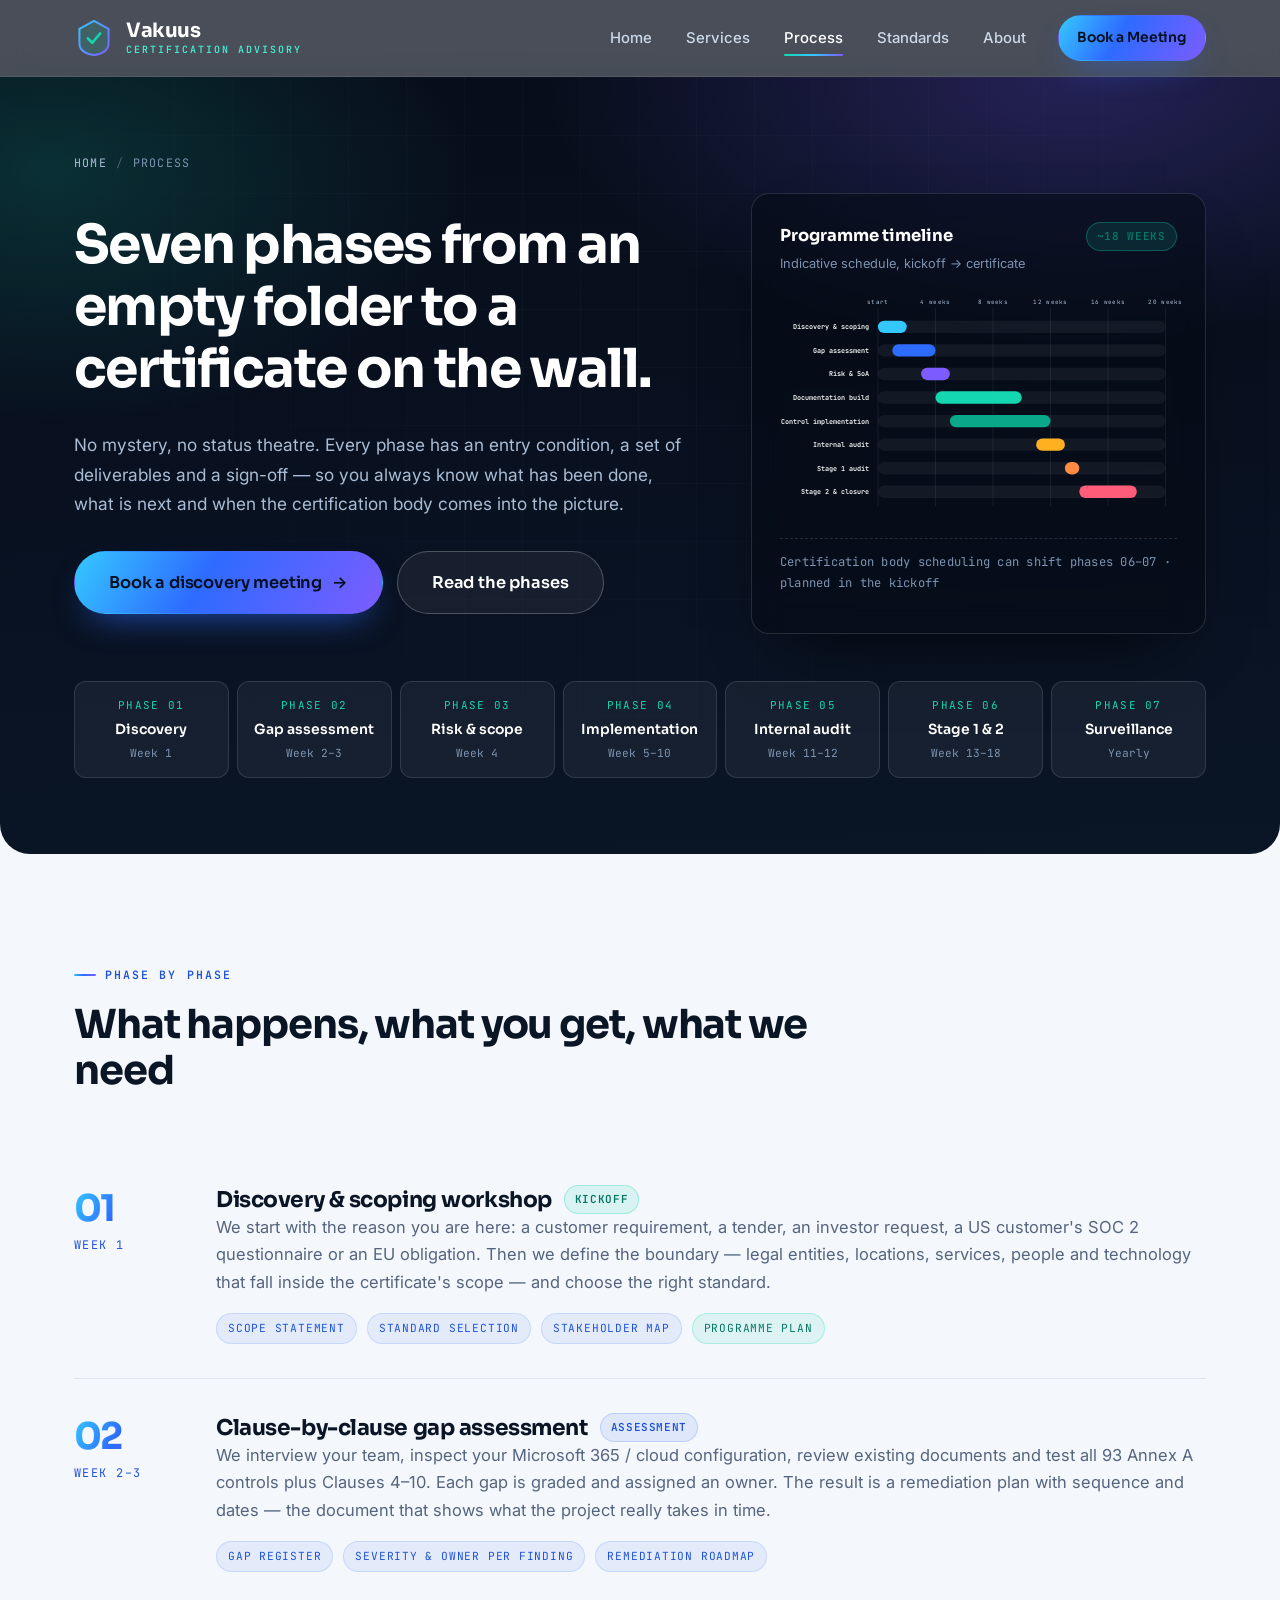
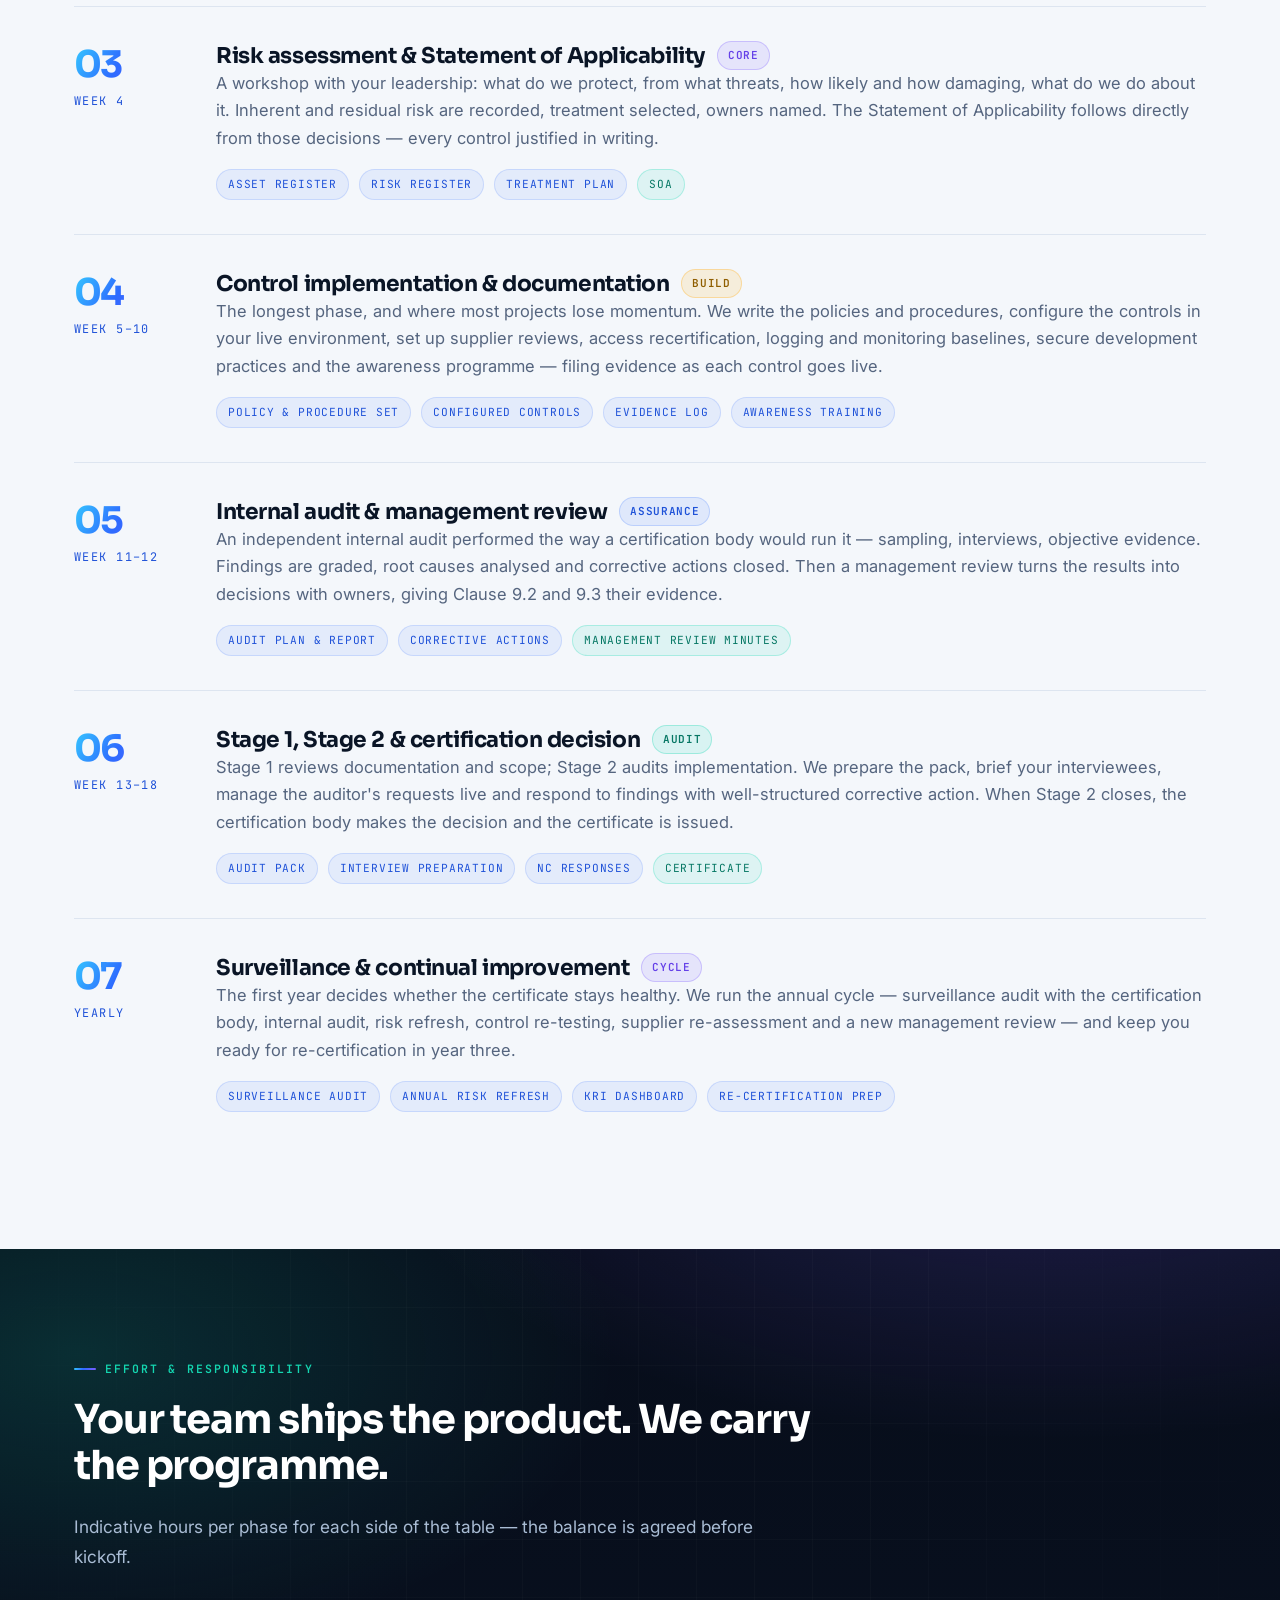
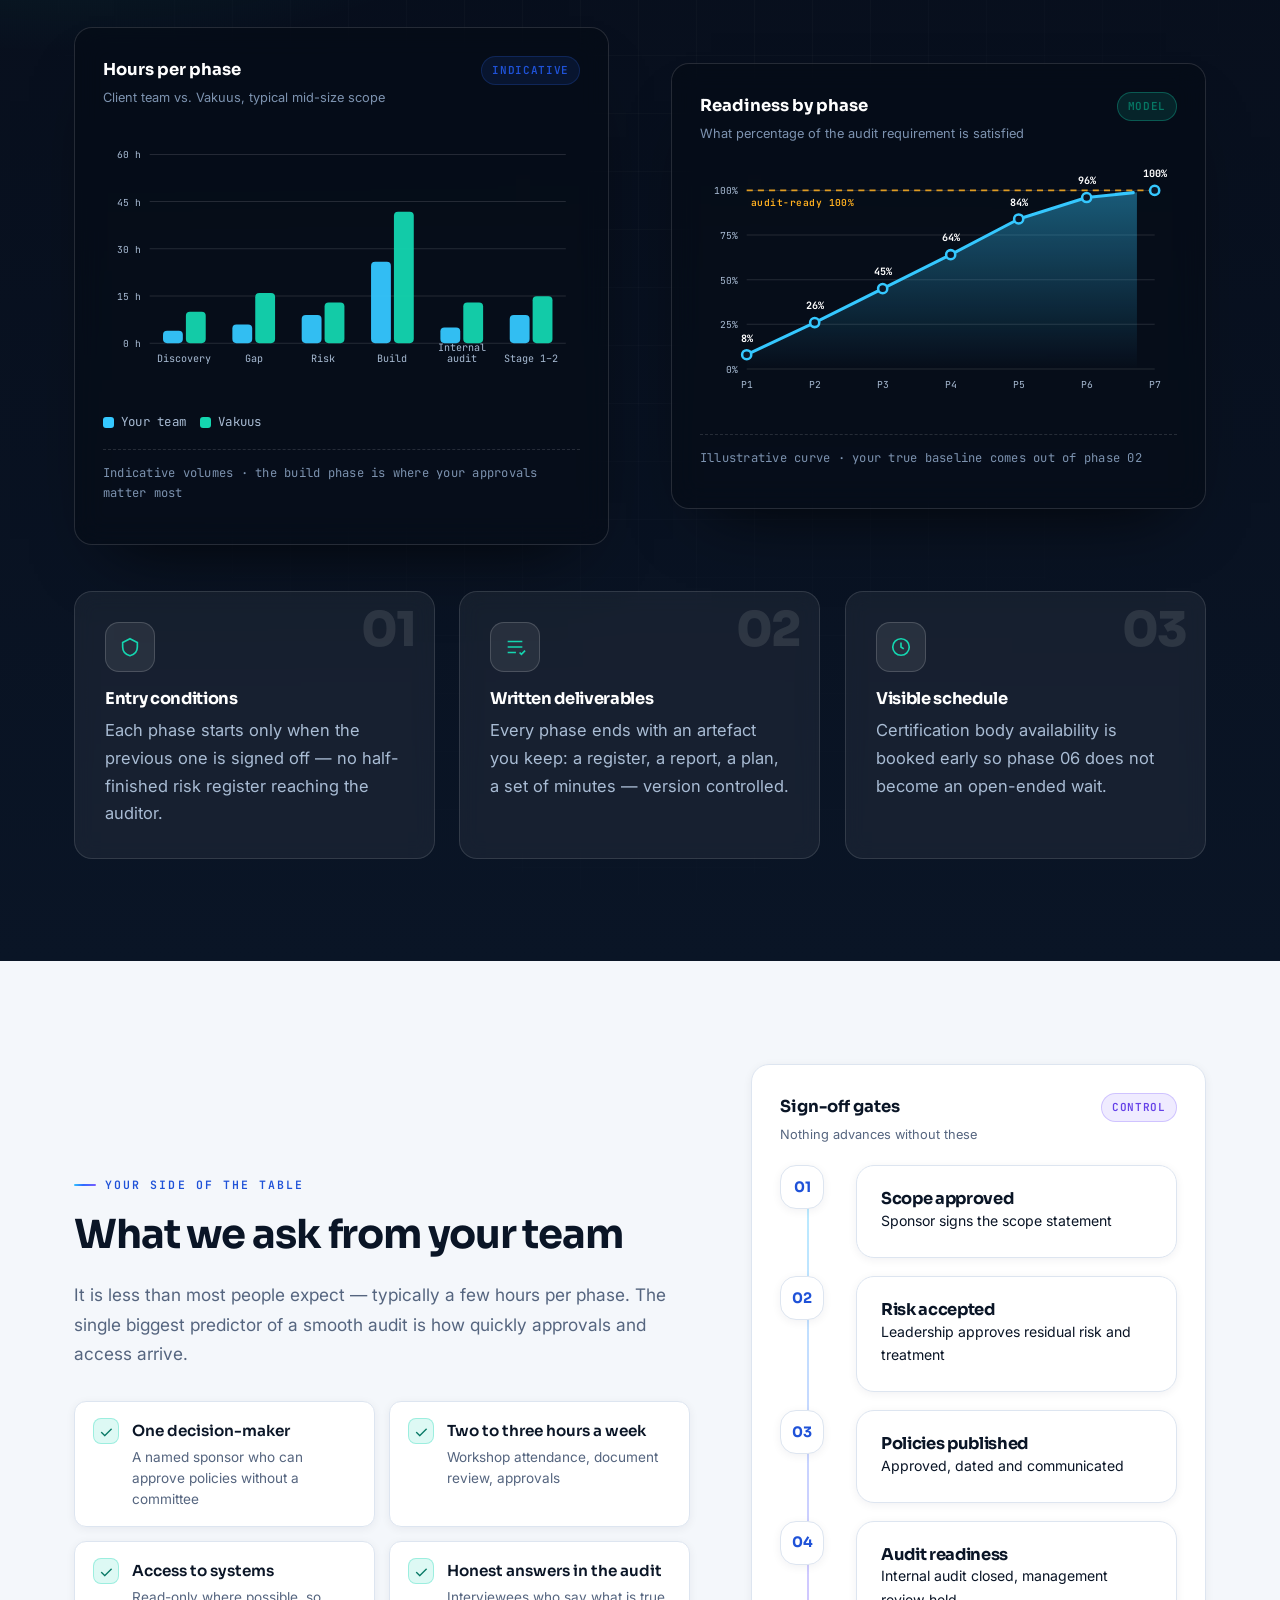
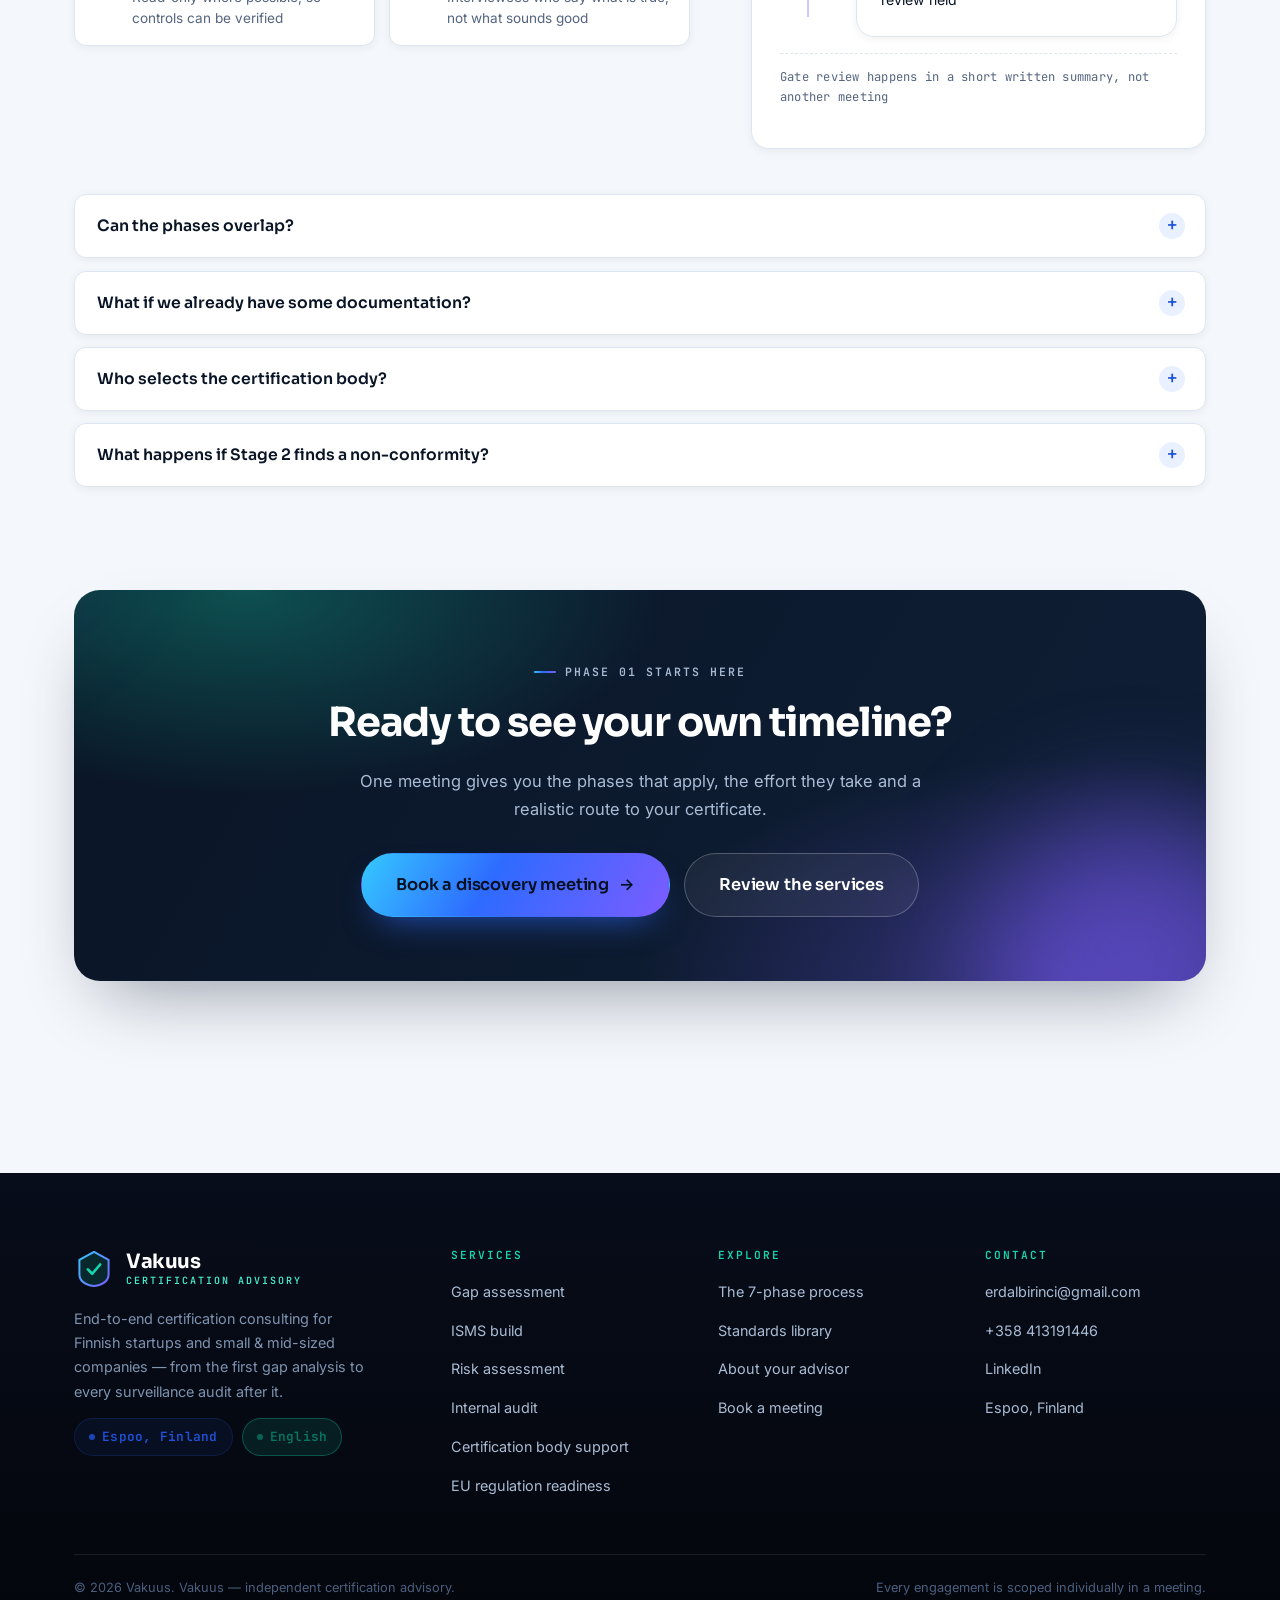
<file: process.html>
<!DOCTYPE html>
<html lang="en">
<head>
<meta charset="utf-8">
<meta name="viewport" content="width=device-width, initial-scale=1">
<title>The 7-Phase Certification Process — Zero to Certified | Vakuus</title>
<meta name="description" content="The Vakuus certification process for Finnish startups and SMEs: discovery, gap assessment, risk assessment, implementation, internal audit, Stage 1 and Stage 2, then surveillance — with a clear timeline and deliverables per phase.">
<meta name="theme-color" content="#070d1a">
<meta property="og:type" content="website">
<meta property="og:title" content="The 7-phase certification process — Vakuus">
<meta property="og:description" content="A transparent roadmap from zero to certificate, with deliverables, timelines and responsibilities defined for every phase.">
<meta property="og:locale" content="en_GB">
<meta property="og:url" content="https://vakuus.fi/process.html">
<meta property="og:image" content="https://erdalbirinci.github.io/Vakuus/assets/img/og-image.png">
<meta property="og:image:width" content="1200">
<meta property="og:image:height" content="630">
<meta property="og:image:alt" content="Vakuus — from zero to certified">
<meta name="twitter:card" content="summary_large_image">
<meta name="twitter:image" content="https://erdalbirinci.github.io/Vakuus/assets/img/og-image.png">
<meta name="twitter:image:alt" content="Vakuus — from zero to certified">
<link rel="icon" href="assets/img/favicon.svg" type="image/svg+xml">
<link rel="icon" href="assets/img/favicon.ico" sizes="16x16 32x32 48x48">
<link rel="apple-touch-icon" href="assets/img/apple-touch-icon.png">
<link rel="canonical" href="https://vakuus.fi/process.html">
<link rel="icon" href="assets/img/favicon.svg" type="image/svg+xml">
<link rel="icon" href="assets/img/favicon.ico" sizes="16x16 32x32 48x48">
<link rel="apple-touch-icon" href="assets/img/apple-touch-icon.png">
<link rel="preconnect" href="https://fonts.googleapis.com">
<link rel="preconnect" href="https://fonts.gstatic.com" crossorigin>
<link href="https://fonts.googleapis.com/css2?family=Sora:wght@400;600;700;800&amp;family=Inter:wght@400;500;600;700&amp;family=JetBrains+Mono:wght@400;600&amp;display=swap" rel="stylesheet">
<link rel="stylesheet" href="assets/css/style.css">
<script type="application/ld+json">
{
  "@context": "https://schema.org",
  "@type": "FAQPage",
  "mainEntity": [
    {
      "@type": "Question",
      "name": "Can the phases overlap?",
      "acceptedAnswer": {
        "@type": "Answer",
        "text": "Partly. Documentation drafting starts while controls are being configured, and certification body scheduling runs in the background from phase 02. What never overlaps is the risk assessment and the internal audit — an auditor will see through that immediately."
      }
    },
    {
      "@type": "Question",
      "name": "What if we already have some documentation?",
      "acceptedAnswer": {
        "@type": "Answer",
        "text": "Then phase 02 gets shorter. Existing policies, ISO experiences, security baselines and cloud configurations are assessed first — we keep what holds up, rewrite what does not, and only build what is genuinely missing."
      }
    },
    {
      "@type": "Question",
      "name": "Who selects the certification body?",
      "acceptedAnswer": {
        "@type": "Answer",
        "text": "You do, with our recommendation. We compare accreditation, sector experience, audit scheduling and remote/on-site approach, then coordinate directly with their auditor so requests never arrive as a surprise on a Friday afternoon."
      }
    },
    {
      "@type": "Question",
      "name": "What happens if Stage 2 finds a non-conformity?",
      "acceptedAnswer": {
        "@type": "Answer",
        "text": "It is not the end of the road — findings are graded, and most can be closed with a corrective action plan and evidence within the auditor's deadline. We draft the response, collect the evidence and manage the verification so the decision still follows."
      }
    }
  ]
}
</script>
</head>
<body>
<a class="skip-link" href="#main">Skip to content</a>

<header class="site-header">
  <div class="container nav-wrap">
    <a class="brand" href="index.html">
      <svg class="brand-mark" viewBox="0 0 48 48" aria-hidden="true">
        <defs><linearGradient id="bm1" x1="0" y1="0" x2="1" y2="1"><stop offset="0" stop-color="#35c8ff"/><stop offset="1" stop-color="#7c5cff"/></linearGradient></defs>
        <path d="M24 3.5 41.5 13v17.2c0 8.1-7.3 12.6-17.5 14.3C13.8 42.8 6.5 38.3 6.5 30.2V13z" fill="rgba(20,214,176,.14)" stroke="url(#bm1)" stroke-width="2.4" stroke-linejoin="round"/>
        <path d="M16.6 24.4l5.3 5.3 9.5-11.1" fill="none" stroke="#14d6b0" stroke-width="3.2" stroke-linecap="round" stroke-linejoin="round"/>
      </svg>
      <span class="brand-text">
        <span class="brand-name">Vakuus</span>
        <span class="brand-tag">Certification Advisory</span>
      </span>
    </a>
    <button class="nav-toggle" type="button" aria-label="Toggle navigation" aria-expanded="false" aria-controls="site-nav">
      <span></span><span></span><span></span>
    </button>
    <nav class="nav" id="site-nav" data-nav>
      <a href="index.html">Home</a>
      <a href="services.html">Services</a>
      <a href="process.html">Process</a>
      <a href="standards.html">Standards</a>
      <a href="about.html">About</a>
      <a class="btn btn-primary btn-sm nav-cta" href="contact.html">Book a Meeting</a>
    </nav>
  </div>
</header>

<main id="main">

  <!-- ============================ PAGE HERO ============================ -->
  <section class="page-hero">
    <div class="bg-grid" aria-hidden="true"></div>
    <div class="container">
      <nav class="breadcrumb" aria-label="Breadcrumb">
        <a href="index.html">Home</a><span class="sep">/</span><span>Process</span>
      </nav>
      <div class="split split--wide-left">
        <div>
          <h1 class="h1 reveal">Seven phases from an empty folder to a certificate on the wall.</h1>
          <p class="lead reveal" data-delay="1">
            No mystery, no status theatre. Every phase has an entry condition, a set of deliverables
            and a sign-off — so you always know what has been done, what is next and when the
            certification body comes into the picture.
          </p>
          <div class="btn-group mt-3 reveal" data-delay="2">
            <a class="btn btn-primary btn-lg btn-arrow" href="contact.html">Book a discovery meeting</a>
            <a class="btn btn-ghost btn-lg" href="#phases">Read the phases</a>
          </div>
        </div>
        <div class="panel panel--dark reveal" data-delay="2">
          <div class="panel-head">
            <div>
              <p class="panel-title">Programme timeline</p>
              <p class="panel-sub">Indicative schedule, kickoff → certificate</p>
            </div>
            <span class="badge badge--aurora">~18 weeks</span>
          </div>
          <svg class="chart" data-chart="gantt" data-chart-config='{"rows":[{"label":"Discovery &amp; scoping","start":0,"dur":2,"color":"#35c8ff"},{"label":"Gap assessment","start":1,"dur":3,"color":"#2e6bff"},{"label":"Risk &amp; SoA","start":3,"dur":2,"color":"#7c5cff"},{"label":"Documentation build","start":4,"dur":6,"color":"#14d6b0"},{"label":"Control implementation","start":5,"dur":7,"color":"#0aa88a"},{"label":"Internal audit","start":11,"dur":2,"color":"#ffb020"},{"label":"Stage 1 audit","start":13,"dur":1,"color":"#ff8c42"},{"label":"Stage 2 &amp; closure","start":14,"dur":4,"color":"#ff5c7a"}],"total":20,"unit":"week","width":640,"rowH":38,"barH":20}' role="img" aria-label="Gantt chart of the certification programme over twenty weeks"></svg>
          <p class="panel-foot">Certification body scheduling can shift phases 06–07 · planned in the kickoff</p>
        </div>
      </div>

      <div class="rail mt-4 reveal" data-delay="3">
        <div class="rail-step"><div class="rail-num">Phase 01</div><div class="rail-name">Discovery</div><div class="rail-time">Week 1</div></div>
        <div class="rail-step"><div class="rail-num">Phase 02</div><div class="rail-name">Gap assessment</div><div class="rail-time">Week 2–3</div></div>
        <div class="rail-step"><div class="rail-num">Phase 03</div><div class="rail-name">Risk &amp; scope</div><div class="rail-time">Week 4</div></div>
        <div class="rail-step"><div class="rail-num">Phase 04</div><div class="rail-name">Implementation</div><div class="rail-time">Week 5–10</div></div>
        <div class="rail-step"><div class="rail-num">Phase 05</div><div class="rail-name">Internal audit</div><div class="rail-time">Week 11–12</div></div>
        <div class="rail-step"><div class="rail-num">Phase 06</div><div class="rail-name">Stage 1 &amp; 2</div><div class="rail-time">Week 13–18</div></div>
        <div class="rail-step"><div class="rail-num">Phase 07</div><div class="rail-name">Surveillance</div><div class="rail-time">Yearly</div></div>
      </div>
    </div>
  </section>

  <!-- ============================ PHASES ============================ -->
  <section class="section" id="phases">
    <div class="container">
      <div class="section-head">
        <p class="eyebrow reveal">Phase by phase</p>
        <h2 class="h2 reveal" data-delay="1">What happens, what you get, what we need</h2>
      </div>

      <div class="phase reveal">
        <div class="phase-id"><b>01</b>Week 1</div>
        <div class="phase-body">
          <div class="phase-title"><h3 class="h3 mb-0">Discovery &amp; scoping workshop</h3><span class="badge badge--aurora">Kickoff</span></div>
          <p>We start with the reason you are here: a customer requirement, a tender, an investor request, a US customer's SOC 2 questionnaire or an EU obligation. Then we define the boundary — legal entities, locations, services, people and technology that fall inside the certificate's scope — and choose the right standard.</p>
          <div class="phase-facts">
            <span class="meta-pill">Scope statement</span>
            <span class="meta-pill">Standard selection</span>
            <span class="meta-pill">Stakeholder map</span>
            <span class="meta-pill meta-pill--aurora">Programme plan</span>
          </div>
        </div>
      </div>

      <div class="phase reveal" data-delay="1">
        <div class="phase-id"><b>02</b>Week 2–3</div>
        <div class="phase-body">
          <div class="phase-title"><h3 class="h3 mb-0">Clause-by-clause gap assessment</h3><span class="badge">Assessment</span></div>
          <p>We interview your team, inspect your Microsoft 365 / cloud configuration, review existing documents and test all 93 Annex A controls plus Clauses 4–10. Each gap is graded and assigned an owner. The result is a remediation plan with sequence and dates — the document that shows what the project really takes in time.</p>
          <div class="phase-facts">
            <span class="meta-pill">Gap register</span>
            <span class="meta-pill">Severity &amp; owner per finding</span>
            <span class="meta-pill">Remediation roadmap</span>
          </div>
        </div>
      </div>

      <div class="phase reveal" data-delay="2">
        <div class="phase-id"><b>03</b>Week 4</div>
        <div class="phase-body">
          <div class="phase-title"><h3 class="h3 mb-0">Risk assessment &amp; Statement of Applicability</h3><span class="badge badge--violet">Core</span></div>
          <p>A workshop with your leadership: what do we protect, from what threats, how likely and how damaging, what do we do about it. Inherent and residual risk are recorded, treatment selected, owners named. The Statement of Applicability follows directly from those decisions — every control justified in writing.</p>
          <div class="phase-facts">
            <span class="meta-pill">Asset register</span>
            <span class="meta-pill">Risk register</span>
            <span class="meta-pill">Treatment plan</span>
            <span class="meta-pill meta-pill--aurora">SoA</span>
          </div>
        </div>
      </div>

      <div class="phase reveal" data-delay="3">
        <div class="phase-id"><b>04</b>Week 5–10</div>
        <div class="phase-body">
          <div class="phase-title"><h3 class="h3 mb-0">Control implementation &amp; documentation</h3><span class="badge badge--amber">Build</span></div>
          <p>The longest phase, and where most projects lose momentum. We write the policies and procedures, configure the controls in your live environment, set up supplier reviews, access recertification, logging and monitoring baselines, secure development practices and the awareness programme — filing evidence as each control goes live.</p>
          <div class="phase-facts">
            <span class="meta-pill">Policy &amp; procedure set</span>
            <span class="meta-pill">Configured controls</span>
            <span class="meta-pill">Evidence log</span>
            <span class="meta-pill">Awareness training</span>
          </div>
        </div>
      </div>

      <div class="phase reveal" data-delay="4">
        <div class="phase-id"><b>05</b>Week 11–12</div>
        <div class="phase-body">
          <div class="phase-title"><h3 class="h3 mb-0">Internal audit &amp; management review</h3><span class="badge">Assurance</span></div>
          <p>An independent internal audit performed the way a certification body would run it — sampling, interviews, objective evidence. Findings are graded, root causes analysed and corrective actions closed. Then a management review turns the results into decisions with owners, giving Clause 9.2 and 9.3 their evidence.</p>
          <div class="phase-facts">
            <span class="meta-pill">Audit plan &amp; report</span>
            <span class="meta-pill">Corrective actions</span>
            <span class="meta-pill meta-pill--aurora">Management review minutes</span>
          </div>
        </div>
      </div>

      <div class="phase reveal" data-delay="5">
        <div class="phase-id"><b>06</b>Week 13–18</div>
        <div class="phase-body">
          <div class="phase-title"><h3 class="h3 mb-0">Stage 1, Stage 2 &amp; certification decision</h3><span class="badge badge--aurora">Audit</span></div>
          <p>Stage 1 reviews documentation and scope; Stage 2 audits implementation. We prepare the pack, brief your interviewees, manage the auditor's requests live and respond to findings with well-structured corrective action. When Stage 2 closes, the certification body makes the decision and the certificate is issued.</p>
          <div class="phase-facts">
            <span class="meta-pill">Audit pack</span>
            <span class="meta-pill">Interview preparation</span>
            <span class="meta-pill">NC responses</span>
            <span class="meta-pill meta-pill--aurora">Certificate</span>
          </div>
        </div>
      </div>

      <div class="phase reveal" data-delay="5">
        <div class="phase-id"><b>07</b>Yearly</div>
        <div class="phase-body">
          <div class="phase-title"><h3 class="h3 mb-0">Surveillance &amp; continual improvement</h3><span class="badge badge--violet">Cycle</span></div>
          <p>The first year decides whether the certificate stays healthy. We run the annual cycle — surveillance audit with the certification body, internal audit, risk refresh, control re-testing, supplier re-assessment and a new management review — and keep you ready for re-certification in year three.</p>
          <div class="phase-facts">
            <span class="meta-pill">Surveillance audit</span>
            <span class="meta-pill">Annual risk refresh</span>
            <span class="meta-pill">KRI dashboard</span>
            <span class="meta-pill">Re-certification prep</span>
          </div>
        </div>
      </div>
    </div>
  </section>

  <!-- ============================ RESPONSIBILITY / EFFORT ============================ -->
  <section class="section section--dark">
    <div class="bg-grid" aria-hidden="true"></div>
    <div class="container">
      <div class="section-head">
        <p class="eyebrow reveal">Effort &amp; responsibility</p>
        <h2 class="h2 reveal" data-delay="1">Your team ships the product. We carry the programme.</h2>
        <p class="lead reveal" data-delay="2">Indicative hours per phase for each side of the table — the balance is agreed before kickoff.</p>
      </div>

      <div class="split">
        <div class="panel panel--dark reveal">
          <div class="panel-head">
            <div>
              <p class="panel-title">Hours per phase</p>
              <p class="panel-sub">Client team vs. Vakuus, typical mid-size scope</p>
            </div>
            <span class="badge">Indicative</span>
          </div>
          <svg class="chart" data-chart="grouped" data-chart-config='{"labels":["Discovery","Gap","Risk","Build","Internal audit","Stage 1–2"],"series":[{"label":"Your team","values":[4,6,9,26,5,9],"color":"#35c8ff"},{"label":"Vakuus","values":[10,16,13,42,13,15],"color":"#14d6b0"}],"unit":" h","width":470,"height":260,"grid":4}' role="img" aria-label="Grouped bar chart comparing client and Vakuus hours per phase"></svg>
          <div class="legend mt-2">
            <span class="legend-item"><span class="legend-swatch" style="background:#35c8ff"></span>Your team</span>
            <span class="legend-item"><span class="legend-swatch" style="background:#14d6b0"></span>Vakuus</span>
          </div>
          <p class="panel-foot">Indicative volumes · the build phase is where your approvals matter most</p>
        </div>

        <div class="panel panel--dark reveal" data-delay="1">
          <div class="panel-head">
            <div>
              <p class="panel-title">Readiness by phase</p>
              <p class="panel-sub">What percentage of the audit requirement is satisfied</p>
            </div>
            <span class="badge badge--aurora">Model</span>
          </div>
          <svg class="chart" data-chart="line" data-chart-config='{"labels":["P1","P2","P3","P4","P5","P6","P7"],"values":[8,26,45,64,84,96,100],"unit":"%","color":"#35c8ff","height":250,"width":470,"target":100,"targetLabel":"audit-ready"}' role="img" aria-label="Readiness rising through the phases"></svg>
          <p class="panel-foot">Illustrative curve · your true baseline comes out of phase 02</p>
        </div>
      </div>

      <div class="grid grid-3 mt-4">
        <div class="card card--dark reveal">
          <div class="card-num">01</div>
          <div class="card-icon" aria-hidden="true">
            <svg width="22" height="22" viewBox="0 0 24 24" fill="none" stroke="currentColor" stroke-width="1.8"><path d="M12 3l8 4v5c0 5-3.4 8.3-8 9.5C7.4 20.3 4 17 4 12V7z"/></svg>
          </div>
          <h3 class="h4">Entry conditions</h3>
          <p class="mb-0">Each phase starts only when the previous one is signed off — no half-finished risk register reaching the auditor.</p>
        </div>
        <div class="card card--dark reveal" data-delay="1">
          <div class="card-num">02</div>
          <div class="card-icon card-icon--aurora" aria-hidden="true">
            <svg width="22" height="22" viewBox="0 0 24 24" fill="none" stroke="currentColor" stroke-width="1.8"><path d="M4 6h16M4 12h16M4 18h9"/><path d="M17 18l2 2 4-4"/></svg>
          </div>
          <h3 class="h4">Written deliverables</h3>
          <p class="mb-0">Every phase ends with an artefact you keep: a register, a report, a plan, a set of minutes — version controlled.</p>
        </div>
        <div class="card card--dark reveal" data-delay="2">
          <div class="card-num">03</div>
          <div class="card-icon card-icon--violet" aria-hidden="true">
            <svg width="22" height="22" viewBox="0 0 24 24" fill="none" stroke="currentColor" stroke-width="1.8"><circle cx="12" cy="12" r="9"/><path d="M12 7v5l3 2"/></svg>
          </div>
          <h3 class="h4">Visible schedule</h3>
          <p class="mb-0">Certification body availability is booked early so phase 06 does not become an open-ended wait.</p>
        </div>
      </div>
    </div>
  </section>

  <!-- ============================ WHAT WE NEED ============================ -->
  <section class="section">
    <div class="container">
      <div class="split split--wide-left">
        <div>
          <p class="eyebrow reveal">Your side of the table</p>
          <h2 class="h2 reveal" data-delay="1">What we ask from your team</h2>
          <p class="lead reveal" data-delay="2">It is less than most people expect — typically a few hours per phase. The single biggest predictor of a smooth audit is how quickly approvals and access arrive.</p>
          <div class="check-grid mt-3">
            <div class="check reveal"><span class="check-ico" aria-hidden="true">✓</span><div><div class="check-title">One decision-maker</div><div class="check-desc">A named sponsor who can approve policies without a committee</div></div></div>
            <div class="check reveal" data-delay="1"><span class="check-ico" aria-hidden="true">✓</span><div><div class="check-title">Two to three hours a week</div><div class="check-desc">Workshop attendance, document review, approvals</div></div></div>
            <div class="check reveal" data-delay="2"><span class="check-ico" aria-hidden="true">✓</span><div><div class="check-title">Access to systems</div><div class="check-desc">Read-only where possible, so controls can be verified</div></div></div>
            <div class="check reveal" data-delay="3"><span class="check-ico" aria-hidden="true">✓</span><div><div class="check-title">Honest answers in the audit</div><div class="check-desc">Interviewees who say what is true, not what sounds good</div></div></div>
          </div>
        </div>

        <div class="panel reveal" data-delay="2">
          <div class="panel-head">
            <div>
              <p class="panel-title">Sign-off gates</p>
              <p class="panel-sub">Nothing advances without these</p>
            </div>
            <span class="badge badge--violet">Control</span>
          </div>
          <div class="journey" style="margin-top:4px">
            <div class="journey-item">
              <div class="journey-dot" style="width:44px;height:44px;font-size:.9rem">01</div>
              <div class="journey-body"><h3 class="h4 mb-0">Scope approved</h3><p class="mb-0" style="font-size:.88rem">Sponsor signs the scope statement</p></div>
            </div>
            <div class="journey-item">
              <div class="journey-dot" style="width:44px;height:44px;font-size:.9rem">02</div>
              <div class="journey-body"><h3 class="h4 mb-0">Risk accepted</h3><p class="mb-0" style="font-size:.88rem">Leadership approves residual risk and treatment</p></div>
            </div>
            <div class="journey-item">
              <div class="journey-dot" style="width:44px;height:44px;font-size:.9rem">03</div>
              <div class="journey-body"><h3 class="h4 mb-0">Policies published</h3><p class="mb-0" style="font-size:.88rem">Approved, dated and communicated</p></div>
            </div>
            <div class="journey-item">
              <div class="journey-dot" style="width:44px;height:44px;font-size:.9rem">04</div>
              <div class="journey-body"><h3 class="h4 mb-0">Audit readiness</h3><p class="mb-0" style="font-size:.88rem">Internal audit closed, management review held</p></div>
            </div>
          </div>
          <p class="panel-foot">Gate review happens in a short written summary, not another meeting</p>
        </div>
      </div>

      <div class="faq mt-4">
        <details class="faq-item reveal">
          <summary>Can the phases overlap?</summary>
          <div class="faq-body">Partly. Documentation drafting starts while controls are being configured, and certification body scheduling runs in the background from phase 02. What never overlaps is the risk assessment and the internal audit — an auditor will see through that immediately.</div>
        </details>
        <details class="faq-item reveal" data-delay="1">
          <summary>What if we already have some documentation?</summary>
          <div class="faq-body">Then phase 02 gets shorter. Existing policies, ISO experiences, security baselines and cloud configurations are assessed first — we keep what holds up, rewrite what does not, and only build what is genuinely missing.</div>
        </details>
        <details class="faq-item reveal" data-delay="2">
          <summary>Who selects the certification body?</summary>
          <div class="faq-body">You do, with our recommendation. We compare accreditation, sector experience, audit scheduling and remote/on-site approach, then coordinate directly with their auditor so requests never arrive as a surprise on a Friday afternoon.</div>
        </details>
        <details class="faq-item reveal" data-delay="3">
          <summary>What happens if Stage 2 finds a non-conformity?</summary>
          <div class="faq-body">It is not the end of the road — findings are graded, and most can be closed with a corrective action plan and evidence within the auditor's deadline. We draft the response, collect the evidence and manage the verification so the decision still follows.</div>
        </details>
      </div>
    </div>
  </section>

  <!-- ============================ CTA ============================ -->
  <section class="section section--flush-top">
    <div class="container">
      <div class="cta-band cta-orbs reveal">
        <div class="cta-band-inner">
          <p class="eyebrow" style="justify-content:center">Phase 01 starts here</p>
          <h2 class="h2">Ready to see your own timeline?</h2>
          <p>One meeting gives you the phases that apply, the effort they take and a realistic route to your certificate.</p>
          <div class="btn-group">
            <a class="btn btn-primary btn-lg btn-arrow" href="contact.html">Book a discovery meeting</a>
            <a class="btn btn-ghost btn-lg" href="services.html">Review the services</a>
          </div>
        </div>
      </div>
    </div>
  </section>

</main>

<footer class="site-footer">
  <div class="container">
    <div class="footer-grid">
      <div class="footer-brand">
        <a class="brand" href="index.html">
          <svg class="brand-mark" viewBox="0 0 48 48" aria-hidden="true">
            <defs><linearGradient id="bm2" x1="0" y1="0" x2="1" y2="1"><stop offset="0" stop-color="#35c8ff"/><stop offset="1" stop-color="#7c5cff"/></linearGradient></defs>
            <path d="M24 3.5 41.5 13v17.2c0 8.1-7.3 12.6-17.5 14.3C13.8 42.8 6.5 38.3 6.5 30.2V13z" fill="rgba(20,214,176,.14)" stroke="url(#bm2)" stroke-width="2.4" stroke-linejoin="round"/>
            <path d="M16.6 24.4l5.3 5.3 9.5-11.1" fill="none" stroke="#14d6b0" stroke-width="3.2" stroke-linecap="round" stroke-linejoin="round"/>
          </svg>
          <span class="brand-text">
            <span class="brand-name">Vakuus</span>
            <span class="brand-tag">Certification Advisory</span>
          </span>
        </a>
        <p>End-to-end certification consulting for Finnish startups and small &amp; mid-sized companies — from the first gap analysis to every surveillance audit after it.</p>
        <div class="chip-row">
          <span class="chip">Espoo, Finland</span>
          <span class="chip chip--aurora">English</span>
        </div>
      </div>

      <div class="footer-col">
        <h3>Services</h3>
        <ul>
          <li><a href="services.html#gap">Gap assessment</a></li>
          <li><a href="services.html#isms">ISMS build</a></li>
          <li><a href="services.html#risk">Risk assessment</a></li>
          <li><a href="services.html#audit">Internal audit</a></li>
          <li><a href="services.html#stage">Certification body support</a></li>
          <li><a href="services.html#regulatory">EU regulation readiness</a></li>
        </ul>
      </div>

      <div class="footer-col">
        <h3>Explore</h3>
        <ul>
          <li><a href="process.html">The 7-phase process</a></li>
          <li><a href="standards.html">Standards library</a></li>
          <li><a href="about.html">About your advisor</a></li>
          <li><a href="contact.html">Book a meeting</a></li>
        </ul>
      </div>

      <div class="footer-col">
        <h3>Contact</h3>
        <ul>
          <li><a href="mailto:erdalbirinci@gmail.com" data-contact="email">erdalbirinci@gmail.com</a></li>
          <li><a href="tel:+358413191446" data-contact="phone">+358 413191446</a></li>
          <li><a href="https://linkedin.com/in/codeforwhat/" data-contact="linkedin" target="_blank" rel="noopener">LinkedIn</a></li>
          <li><span data-contact="location">Espoo, Finland</span></li>
        </ul>
      </div>
    </div>

    <div class="footer-bottom">
      <span>© <span data-year>2026</span> <span data-company="name">Vakuus</span>. <span data-company="legal">Independent certification advisory</span>.</span>
      <span>Every engagement is scoped individually in a meeting.</span>
    </div>
  </div>
</footer>

<script src="assets/js/config.js"></script>
<script src="assets/js/charts.js"></script>
<script src="assets/js/app.js"></script>
</body>
</html>
</file>
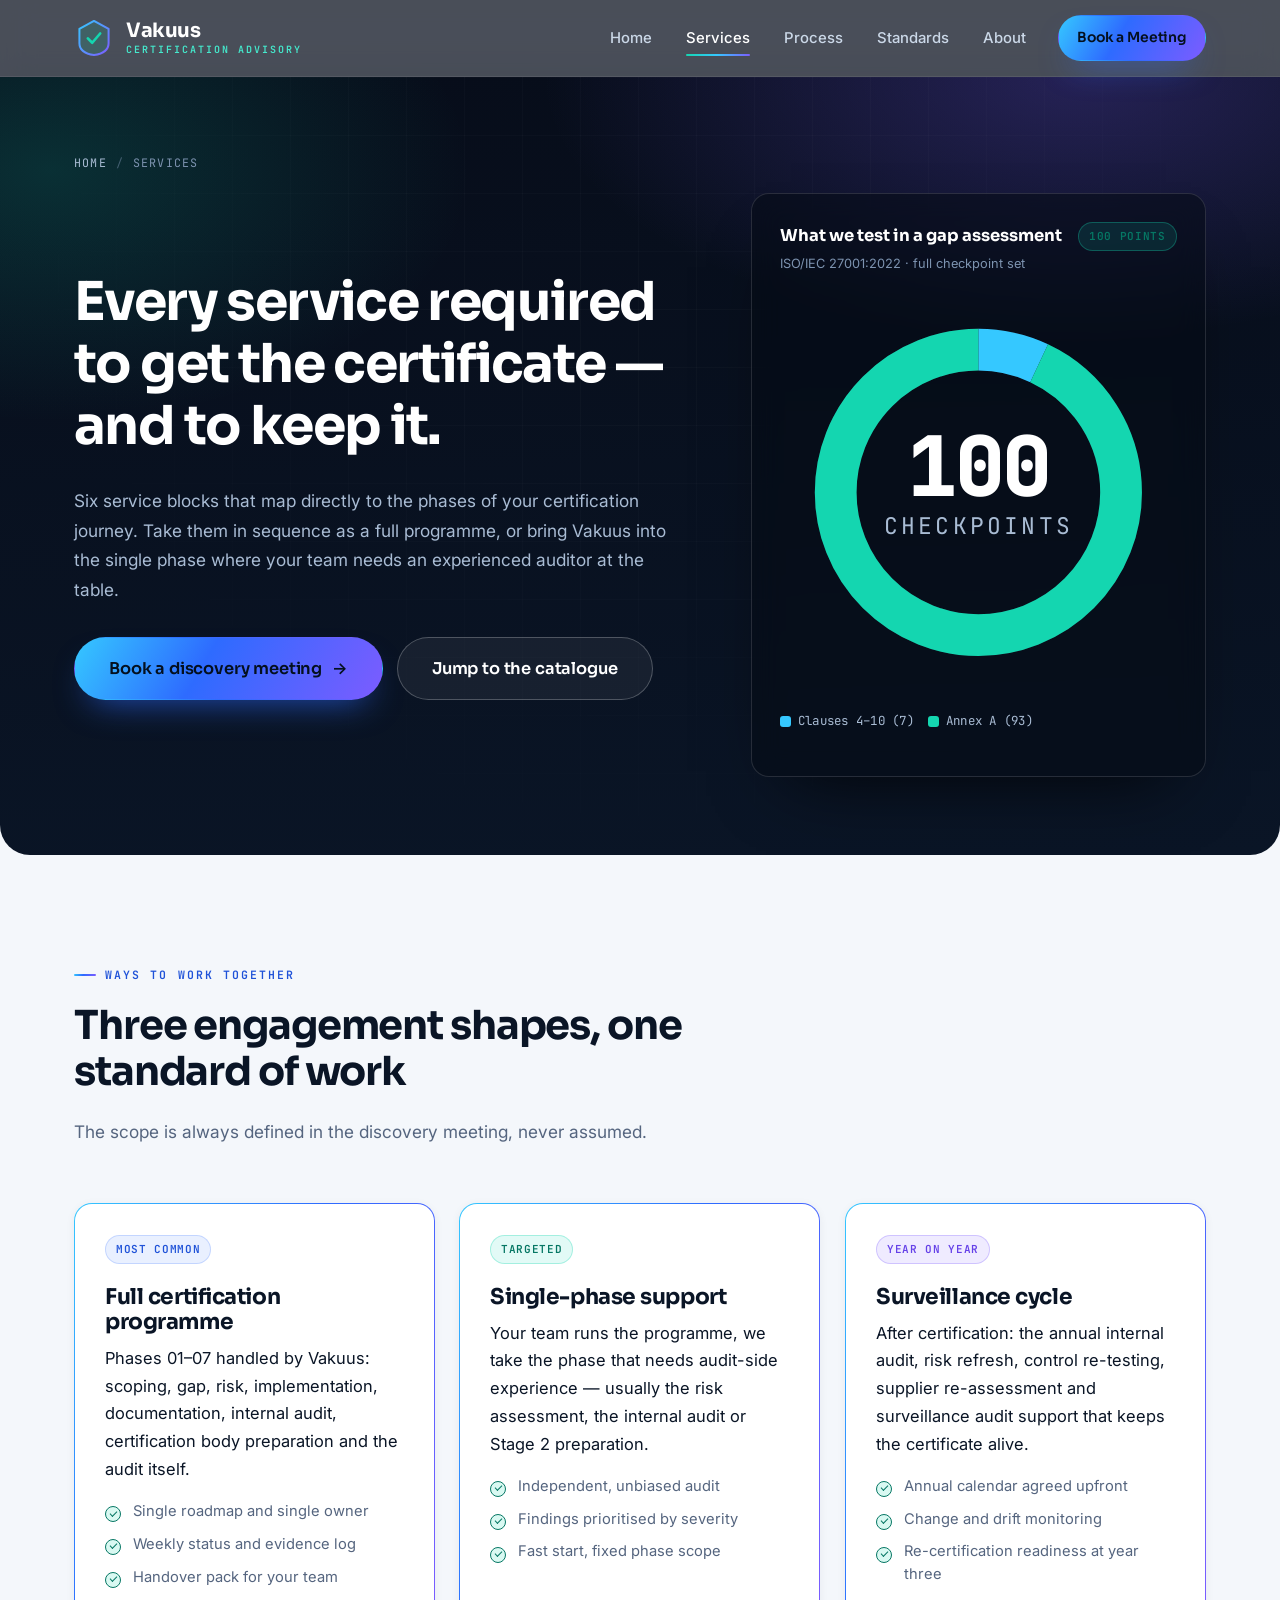
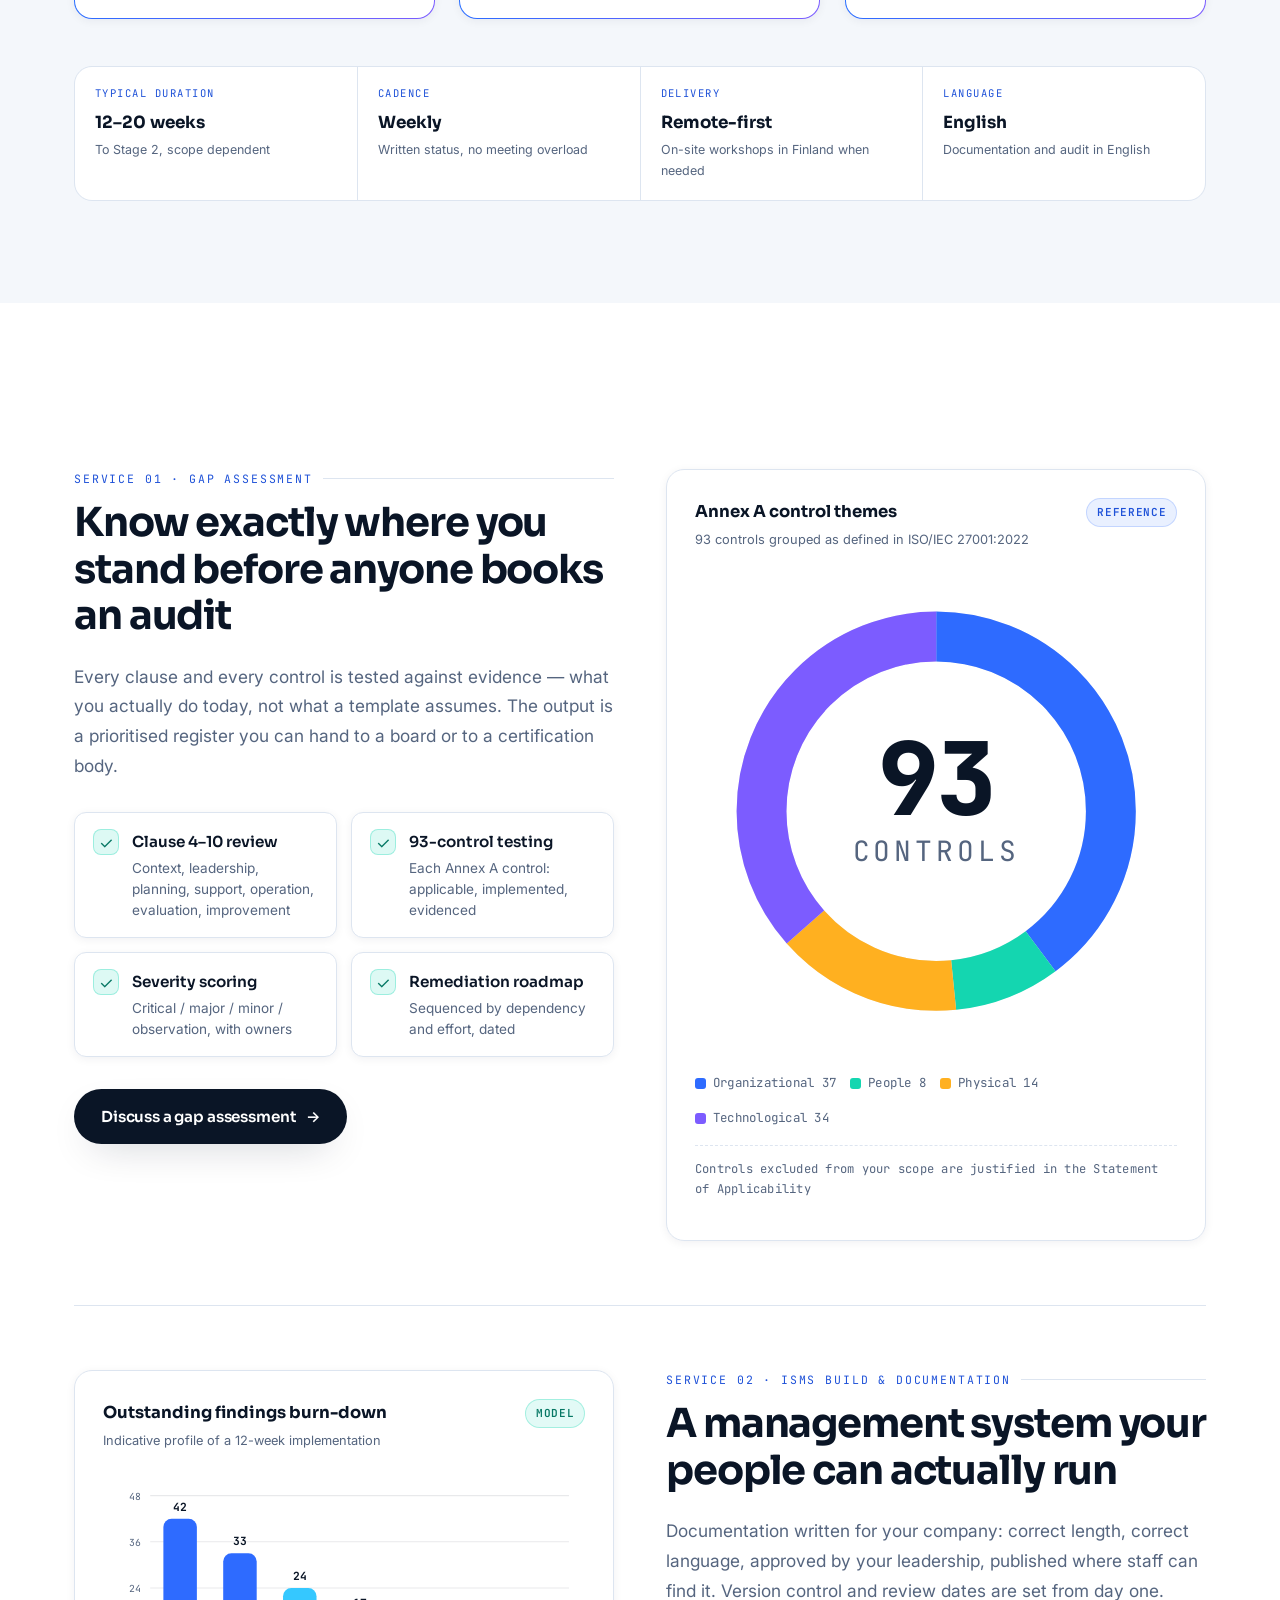
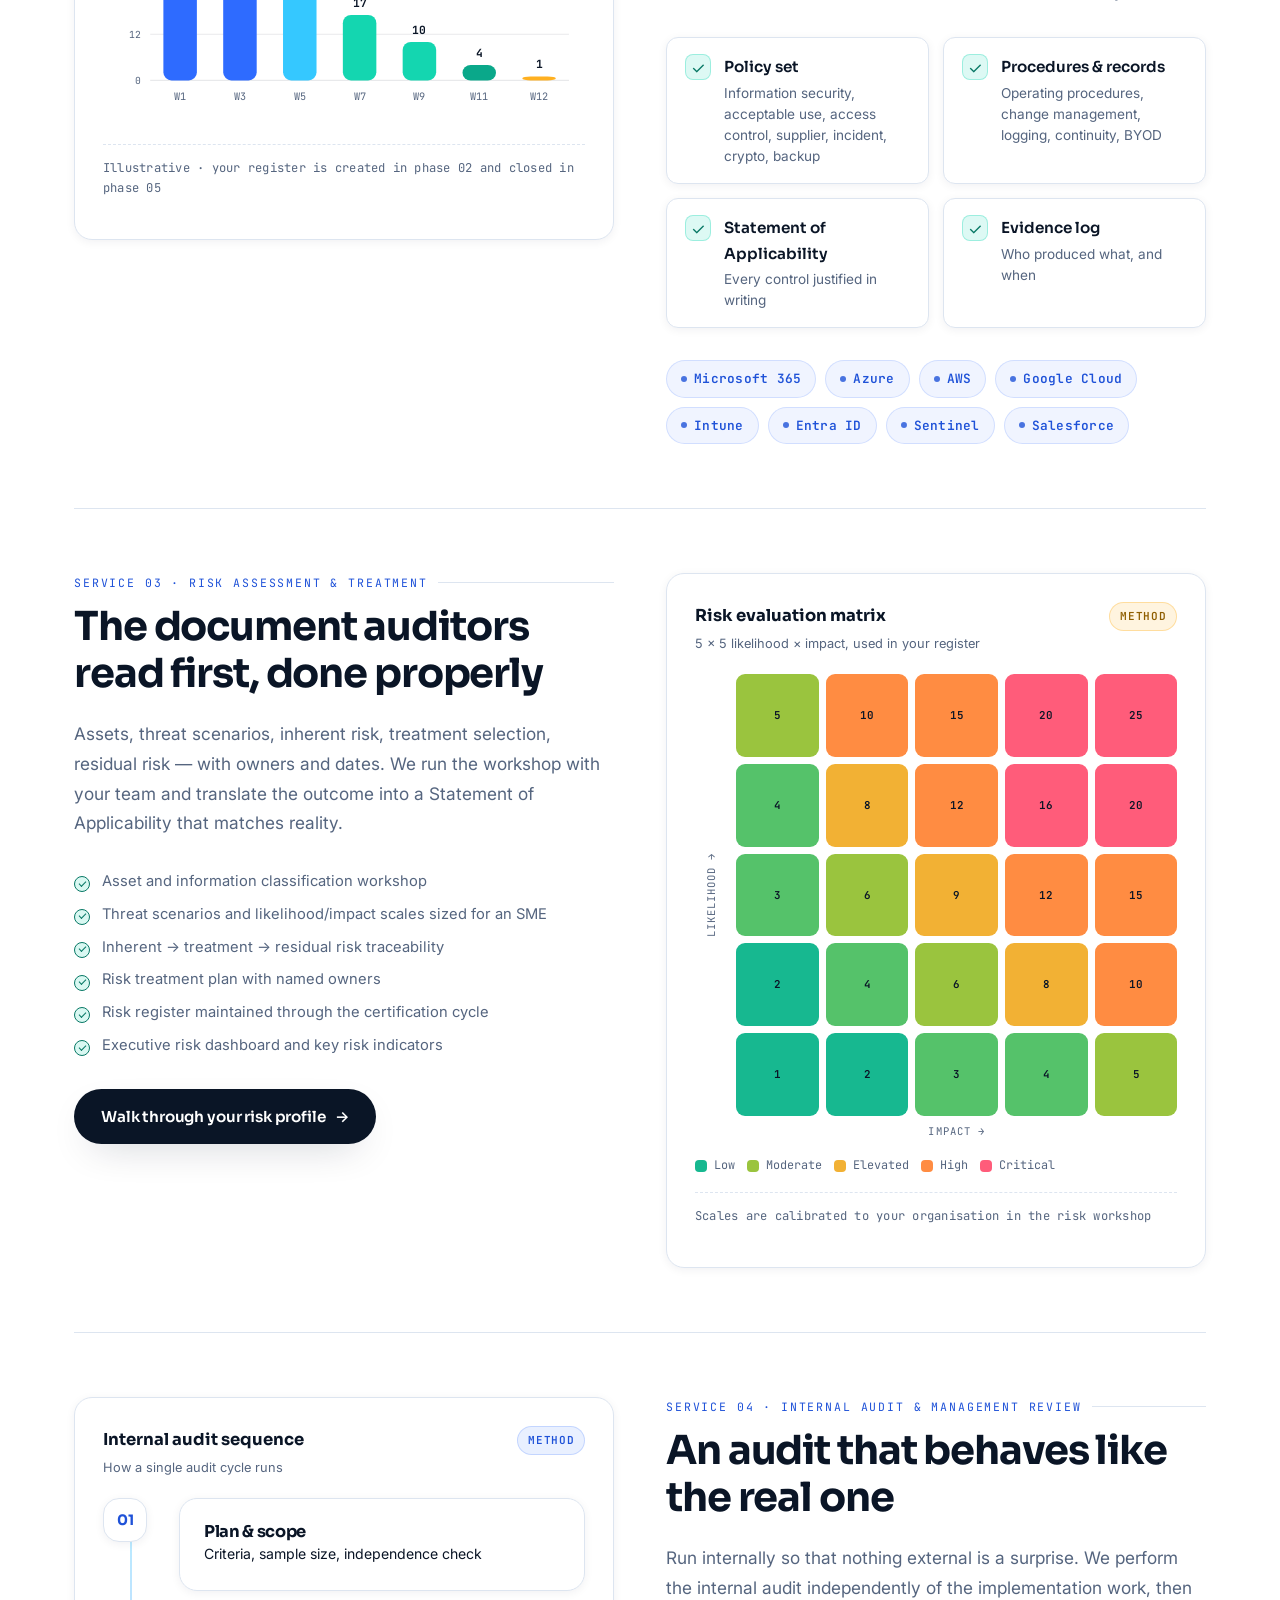
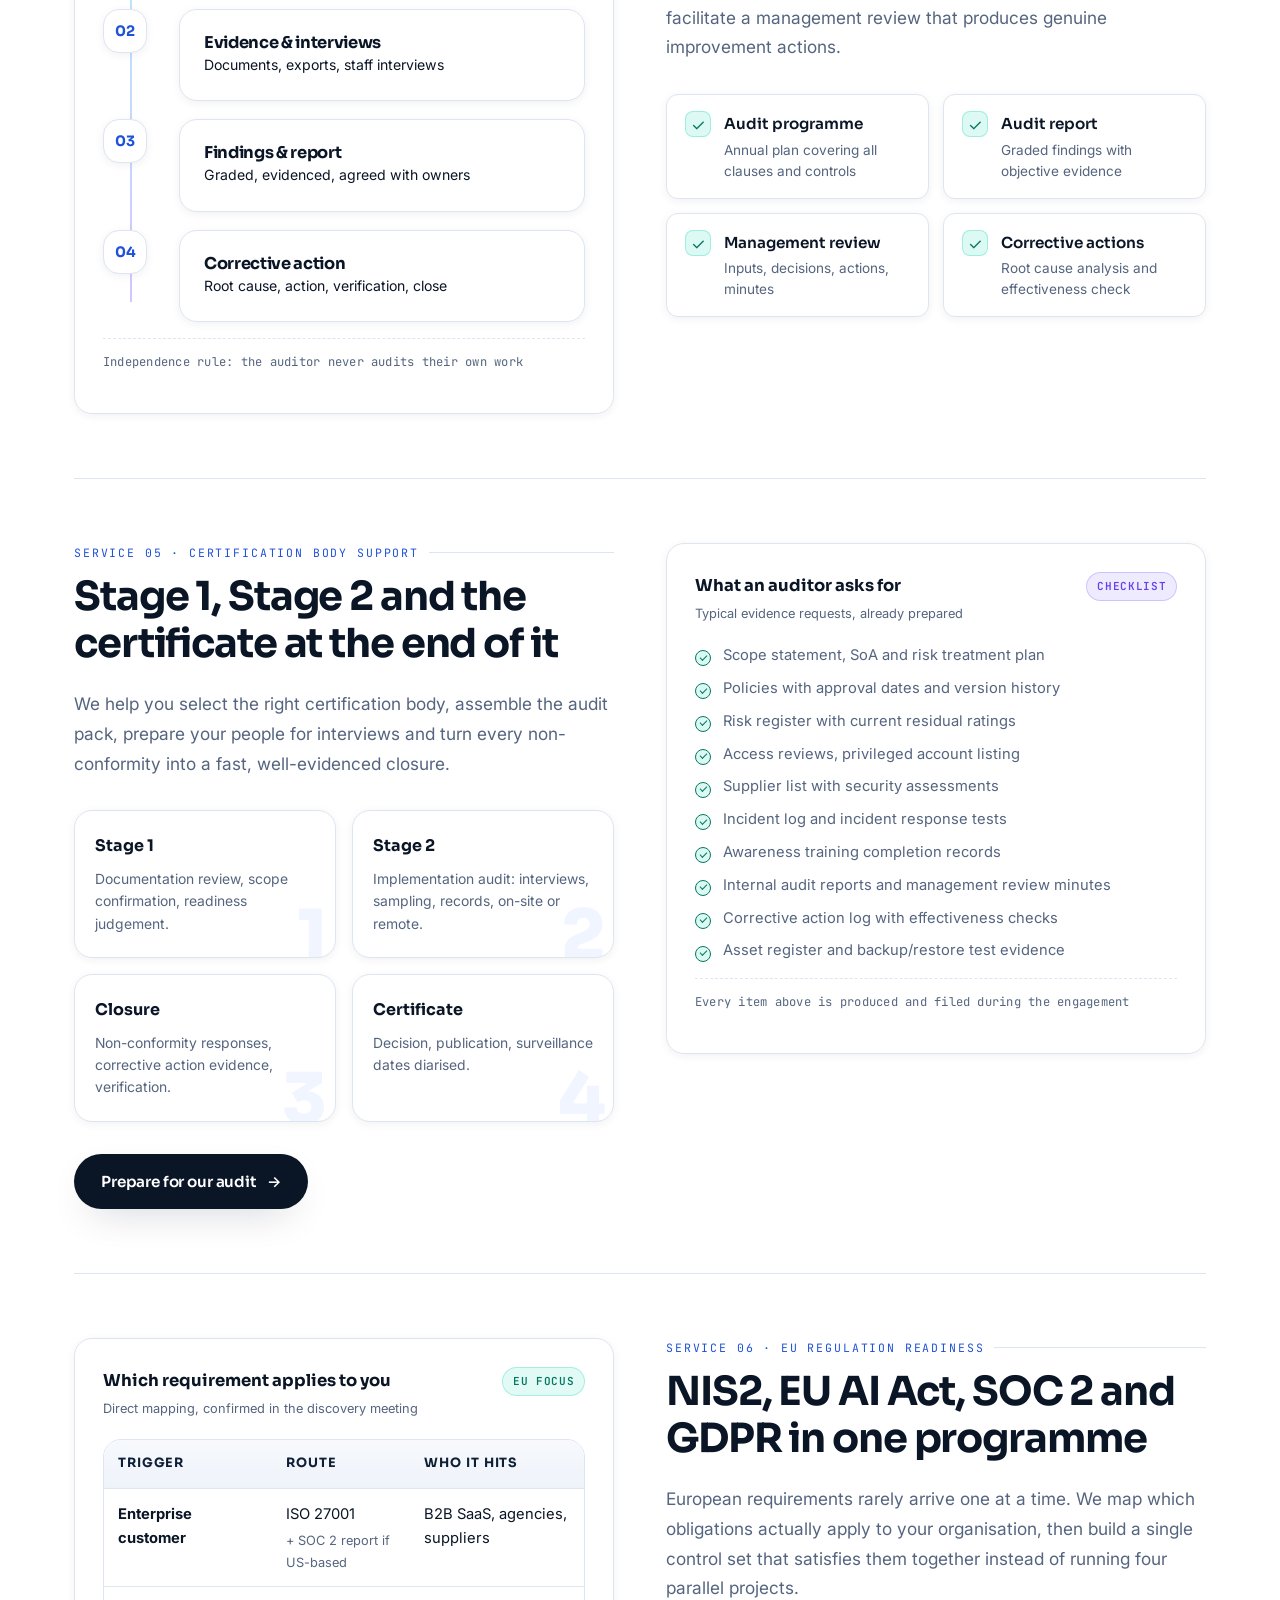
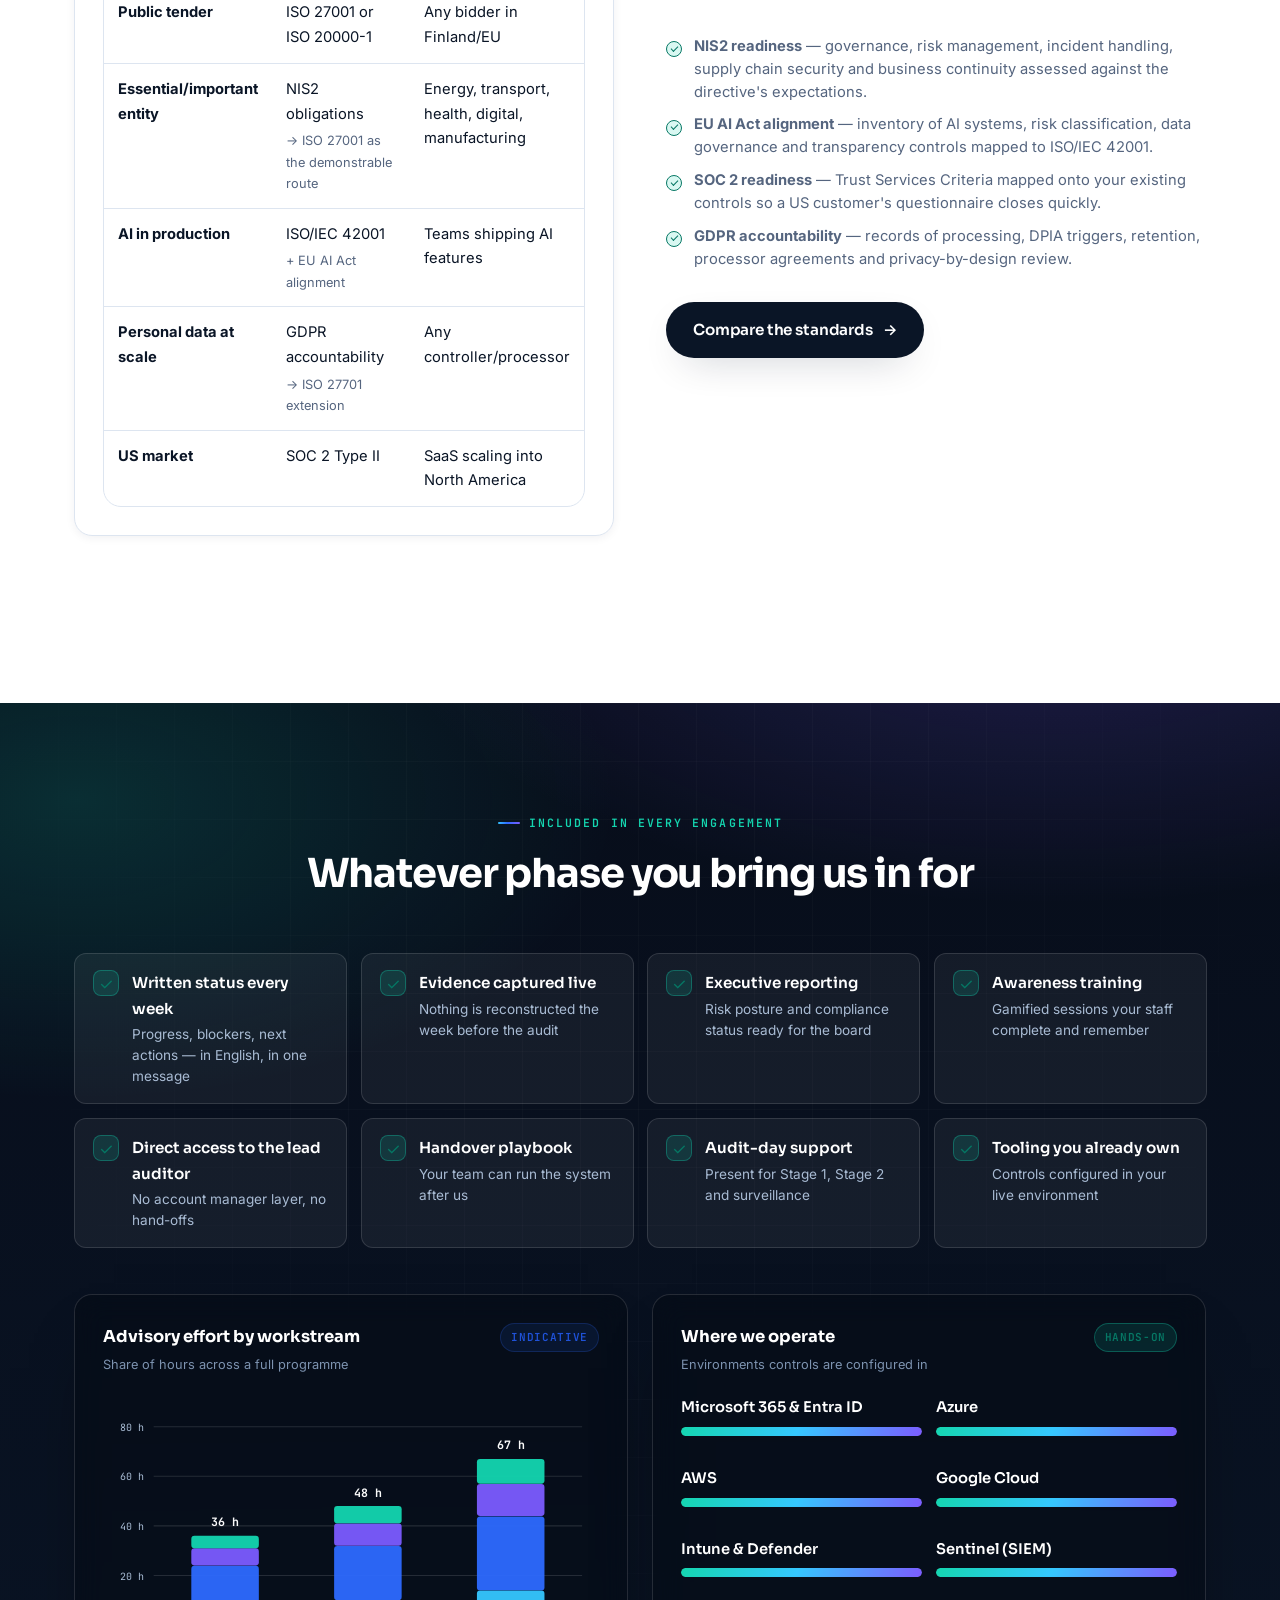
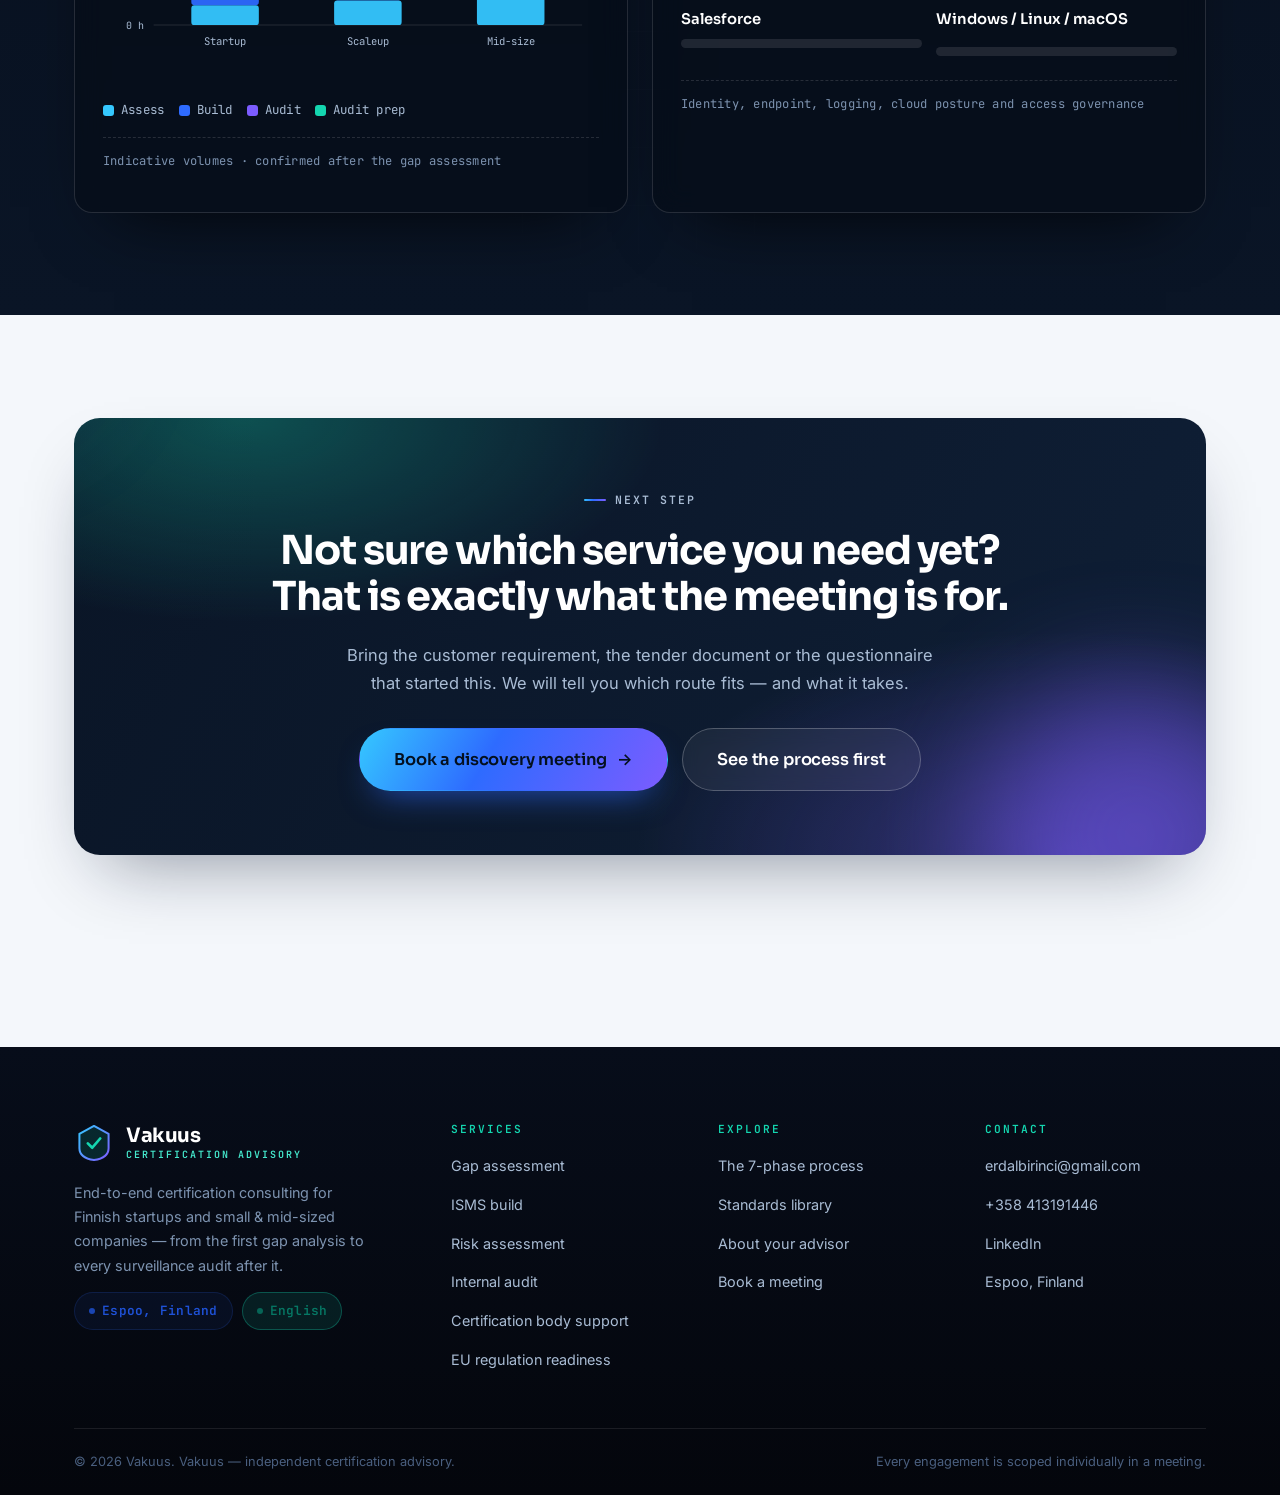
<file: services.html>
<!DOCTYPE html>
<html lang="en">
<head>
<meta charset="utf-8">
<meta name="viewport" content="width=device-width, initial-scale=1">
<title>Services — Gap Assessment, ISMS Build, Internal Audit &amp; Certification Support | Vakuus</title>
<meta name="description" content="Certification consulting services for Finnish startups and SMEs: gap assessment, risk assessment, ISMS documentation, internal audit, management review, certification body support and NIS2 / EU AI Act readiness.">
<meta name="theme-color" content="#070d1a">
<meta property="og:type" content="website">
<meta property="og:title" content="Services — Vakuus Certification Advisory">
<meta property="og:description" content="Gap assessment, ISMS build, risk assessment, internal audit, certification body support and EU regulation readiness — delivered end to end.">
<meta property="og:locale" content="en_GB">
<meta property="og:url" content="https://vakuus.fi/services.html">
<meta property="og:image" content="https://erdalbirinci.github.io/Vakuus/assets/img/og-image.png">
<meta property="og:image:width" content="1200">
<meta property="og:image:height" content="630">
<meta property="og:image:alt" content="Vakuus — from zero to certified">
<meta name="twitter:card" content="summary_large_image">
<meta name="twitter:image" content="https://erdalbirinci.github.io/Vakuus/assets/img/og-image.png">
<meta name="twitter:image:alt" content="Vakuus — from zero to certified">
<link rel="icon" href="assets/img/favicon.svg" type="image/svg+xml">
<link rel="icon" href="assets/img/favicon.ico" sizes="16x16 32x32 48x48">
<link rel="apple-touch-icon" href="assets/img/apple-touch-icon.png">
<link rel="canonical" href="https://vakuus.fi/services.html">
<link rel="icon" href="assets/img/favicon.svg" type="image/svg+xml">
<link rel="icon" href="assets/img/favicon.ico" sizes="16x16 32x32 48x48">
<link rel="apple-touch-icon" href="assets/img/apple-touch-icon.png">
<link rel="preconnect" href="https://fonts.googleapis.com">
<link rel="preconnect" href="https://fonts.gstatic.com" crossorigin>
<link href="https://fonts.googleapis.com/css2?family=Sora:wght@400;600;700;800&amp;family=Inter:wght@400;500;600;700&amp;family=JetBrains+Mono:wght@400;600&amp;display=swap" rel="stylesheet">
<link rel="stylesheet" href="assets/css/style.css">
<script type="application/ld+json">
{
  "@context": "https://schema.org",
  "@type": "ItemList",
  "name": "Vakuus certification services",
  "numberOfItems": 6,
  "itemListElement": [
    {
      "@type": "ListItem",
      "position": 1,
      "name": "Gap assessment",
      "url": "https://vakuus.fi/services.html#gap"
    },
    {
      "@type": "ListItem",
      "position": 2,
      "name": "ISMS build & documentation",
      "url": "https://vakuus.fi/services.html#isms"
    },
    {
      "@type": "ListItem",
      "position": 3,
      "name": "Risk assessment & treatment",
      "url": "https://vakuus.fi/services.html#risk"
    },
    {
      "@type": "ListItem",
      "position": 4,
      "name": "Internal audit & management review",
      "url": "https://vakuus.fi/services.html#audit"
    },
    {
      "@type": "ListItem",
      "position": 5,
      "name": "Certification body support",
      "url": "https://vakuus.fi/services.html#stage"
    },
    {
      "@type": "ListItem",
      "position": 6,
      "name": "EU regulation readiness",
      "url": "https://vakuus.fi/services.html#regulatory"
    }
  ]
}</script>
</head>
<body>
<a class="skip-link" href="#main">Skip to content</a>

<header class="site-header">
  <div class="container nav-wrap">
    <a class="brand" href="index.html">
      <svg class="brand-mark" viewBox="0 0 48 48" aria-hidden="true">
        <defs><linearGradient id="bm1" x1="0" y1="0" x2="1" y2="1"><stop offset="0" stop-color="#35c8ff"/><stop offset="1" stop-color="#7c5cff"/></linearGradient></defs>
        <path d="M24 3.5 41.5 13v17.2c0 8.1-7.3 12.6-17.5 14.3C13.8 42.8 6.5 38.3 6.5 30.2V13z" fill="rgba(20,214,176,.14)" stroke="url(#bm1)" stroke-width="2.4" stroke-linejoin="round"/>
        <path d="M16.6 24.4l5.3 5.3 9.5-11.1" fill="none" stroke="#14d6b0" stroke-width="3.2" stroke-linecap="round" stroke-linejoin="round"/>
      </svg>
      <span class="brand-text">
        <span class="brand-name">Vakuus</span>
        <span class="brand-tag">Certification Advisory</span>
      </span>
    </a>
    <button class="nav-toggle" type="button" aria-label="Toggle navigation" aria-expanded="false" aria-controls="site-nav">
      <span></span><span></span><span></span>
    </button>
    <nav class="nav" id="site-nav" data-nav>
      <a href="index.html">Home</a>
      <a href="services.html">Services</a>
      <a href="process.html">Process</a>
      <a href="standards.html">Standards</a>
      <a href="about.html">About</a>
      <a class="btn btn-primary btn-sm nav-cta" href="contact.html">Book a Meeting</a>
    </nav>
  </div>
</header>

<main id="main">

  <!-- ============================ PAGE HERO ============================ -->
  <section class="page-hero">
    <div class="bg-grid" aria-hidden="true"></div>
    <div class="container">
      <nav class="breadcrumb" aria-label="Breadcrumb">
        <a href="index.html">Home</a><span class="sep">/</span><span>Services</span>
      </nav>
      <div class="split split--wide-left">
        <div>
          <h1 class="h1 reveal">Every service required to get the certificate — and to keep it.</h1>
          <p class="lead reveal" data-delay="1">
            Six service blocks that map directly to the phases of your certification journey.
            Take them in sequence as a full programme, or bring Vakuus into the single phase
            where your team needs an experienced auditor at the table.
          </p>
          <div class="btn-group mt-3 reveal" data-delay="2">
            <a class="btn btn-primary btn-lg btn-arrow" href="contact.html">Book a discovery meeting</a>
            <a class="btn btn-ghost btn-lg" href="#catalogue">Jump to the catalogue</a>
          </div>
        </div>
        <div class="panel panel--dark reveal" data-delay="2">
          <div class="panel-head">
            <div>
              <p class="panel-title">What we test in a gap assessment</p>
              <p class="panel-sub">ISO/IEC 27001:2022 · full checkpoint set</p>
            </div>
            <span class="badge badge--aurora">100 points</span>
          </div>
          <svg class="chart" data-chart="donut-multi" data-chart-config='{"segments":[{"label":"Clauses 4–10","value":7,"color":"#35c8ff"},{"label":"Annex A controls","value":93,"color":"#14d6b0"}],"center":"100","label":"checkpoints","size":228,"thickness":24}' role="img" aria-label="100 checkpoints: 7 clauses and 93 annex A controls"></svg>
          <p class="legend mt-2">
            <span class="legend-item"><span class="legend-swatch" style="background:#35c8ff"></span>Clauses 4–10 (7)</span>
            <span class="legend-item"><span class="legend-swatch" style="background:#14d6b0"></span>Annex A (93)</span>
          </p>
        </div>
      </div>
    </div>
  </section>

  <!-- ============================ ENGAGEMENT MODELS ============================ -->
  <section class="section">
    <div class="container">
      <div class="section-head">
        <p class="eyebrow reveal">Ways to work together</p>
        <h2 class="h2 reveal" data-delay="1">Three engagement shapes, one standard of work</h2>
        <p class="lead reveal" data-delay="2">The scope is always defined in the discovery meeting, never assumed.</p>
      </div>

      <div class="grid grid-3">
        <article class="card card--glow reveal">
          <span class="badge">Most common</span>
          <h3 class="h3 mt-2">Full certification programme</h3>
          <p>Phases 01–07 handled by Vakuus: scoping, gap, risk, implementation, documentation, internal audit, certification body preparation and the audit itself.</p>
          <ul class="card-list">
            <li>Single roadmap and single owner</li>
            <li>Weekly status and evidence log</li>
            <li>Handover pack for your team</li>
          </ul>
        </article>
        <article class="card card--glow reveal" data-delay="1">
          <span class="badge badge--aurora">Targeted</span>
          <h3 class="h3 mt-2">Single-phase support</h3>
          <p>Your team runs the programme, we take the phase that needs audit-side experience — usually the risk assessment, the internal audit or Stage 2 preparation.</p>
          <ul class="card-list">
            <li>Independent, unbiased audit</li>
            <li>Findings prioritised by severity</li>
            <li>Fast start, fixed phase scope</li>
          </ul>
        </article>
        <article class="card card--glow reveal" data-delay="2">
          <span class="badge badge--violet">Year on year</span>
          <h3 class="h3 mt-2">Surveillance cycle</h3>
          <p>After certification: the annual internal audit, risk refresh, control re-testing, supplier re-assessment and surveillance audit support that keeps the certificate alive.</p>
          <ul class="card-list">
            <li>Annual calendar agreed upfront</li>
            <li>Change and drift monitoring</li>
            <li>Re-certification readiness at year three</li>
          </ul>
        </article>
      </div>

      <div class="meta-strip mt-4 reveal">
        <div><div class="k">Typical duration</div><div class="v">12–20 weeks</div><div class="s">To Stage 2, scope dependent</div></div>
        <div><div class="k">Cadence</div><div class="v">Weekly</div><div class="s">Written status, no meeting overload</div></div>
        <div><div class="k">Delivery</div><div class="v">Remote-first</div><div class="s">On-site workshops in Finland when needed</div></div>
        <div><div class="k">Language</div><div class="v">English</div><div class="s">Documentation and audit in English</div></div>
      </div>
    </div>
  </section>

  <!-- ============================ SERVICE CATALOGUE ============================ -->
  <section class="section section--paper-2" id="catalogue">
    <div class="container">

      <!-- 01 GAP -->
      <div class="svc" id="gap">
        <div class="reveal">
          <div class="svc-id">Service 01 · Gap assessment</div>
          <h2 class="h2">Know exactly where you stand before anyone books an audit</h2>
          <p class="lead">Every clause and every control is tested against evidence — what you actually do today, not what a template assumes. The output is a prioritised register you can hand to a board or to a certification body.</p>
          <div class="check-grid mt-3">
            <div class="check"><span class="check-ico" aria-hidden="true">✓</span><div><div class="check-title">Clause 4–10 review</div><div class="check-desc">Context, leadership, planning, support, operation, evaluation, improvement</div></div></div>
            <div class="check"><span class="check-ico" aria-hidden="true">✓</span><div><div class="check-title">93-control testing</div><div class="check-desc">Each Annex A control: applicable, implemented, evidenced</div></div></div>
            <div class="check"><span class="check-ico" aria-hidden="true">✓</span><div><div class="check-title">Severity scoring</div><div class="check-desc">Critical / major / minor / observation, with owners</div></div></div>
            <div class="check"><span class="check-ico" aria-hidden="true">✓</span><div><div class="check-title">Remediation roadmap</div><div class="check-desc">Sequenced by dependency and effort, dated</div></div></div>
          </div>
          <div class="btn-group mt-3">
            <a class="btn btn-dark btn-arrow" href="contact.html">Discuss a gap assessment</a>
          </div>
        </div>
        <div class="panel reveal" data-delay="1">
          <div class="panel-head">
            <div>
              <p class="panel-title">Annex A control themes</p>
              <p class="panel-sub">93 controls grouped as defined in ISO/IEC 27001:2022</p>
            </div>
            <span class="badge">Reference</span>
          </div>
          <svg class="chart" data-chart="donut-multi" data-chart-config='{"segments":[{"label":"Organizational","value":37,"color":"#2e6bff"},{"label":"People","value":8,"color":"#14d6b0"},{"label":"Physical","value":14,"color":"#ffb020"},{"label":"Technological","value":34,"color":"#7c5cff"}],"center":"93","label":"controls","size":232,"thickness":24}' role="img" aria-label="Annex A controls: 37 organizational, 8 people, 14 physical, 34 technological"></svg>
          <div class="legend mt-2">
            <span class="legend-item"><span class="legend-swatch" style="background:#2e6bff"></span>Organizational 37</span>
            <span class="legend-item"><span class="legend-swatch" style="background:#14d6b0"></span>People 8</span>
            <span class="legend-item"><span class="legend-swatch" style="background:#ffb020"></span>Physical 14</span>
            <span class="legend-item"><span class="legend-swatch" style="background:#7c5cff"></span>Technological 34</span>
          </div>
          <p class="panel-foot">Controls excluded from your scope are justified in the Statement of Applicability</p>
        </div>
      </div>

      <!-- 02 ISMS -->
      <div class="svc" id="isms">
        <div class="panel reveal">
          <div class="panel-head">
            <div>
              <p class="panel-title">Outstanding findings burn-down</p>
              <p class="panel-sub">Indicative profile of a 12-week implementation</p>
            </div>
            <span class="badge badge--aurora">Model</span>
          </div>
          <svg class="chart" data-chart="bars" data-chart-config='{"labels":["W1","W3","W5","W7","W9","W11","W12"],"values":[42,33,24,17,10,4,1],"unit":"","width":470,"height":250,"grid":4,"colors":["#2e6bff","#2e6bff","#35c8ff","#14d6b0","#14d6b0","#0aa88a","#ffb020"]}' role="img" aria-label="Outstanding findings decreasing from 42 to 1 across twelve weeks"></svg>
          <p class="panel-foot">Illustrative · your register is created in phase 02 and closed in phase 05</p>
        </div>
        <div class="reveal" data-delay="1">
          <div class="svc-id">Service 02 · ISMS build &amp; documentation</div>
          <h2 class="h2">A management system your people can actually run</h2>
          <p class="lead">Documentation written for your company: correct length, correct language, approved by your leadership, published where staff can find it. Version control and review dates are set from day one.</p>
          <div class="check-grid mt-3">
            <div class="check"><span class="check-ico" aria-hidden="true">✓</span><div><div class="check-title">Policy set</div><div class="check-desc">Information security, acceptable use, access control, supplier, incident, crypto, backup</div></div></div>
            <div class="check"><span class="check-ico" aria-hidden="true">✓</span><div><div class="check-title">Procedures &amp; records</div><div class="check-desc">Operating procedures, change management, logging, continuity, BYOD</div></div></div>
            <div class="check"><span class="check-ico" aria-hidden="true">✓</span><div><div class="check-title">Statement of Applicability</div><div class="check-desc">Every control justified in writing</div></div></div>
            <div class="check"><span class="check-ico" aria-hidden="true">✓</span><div><div class="check-title">Evidence log</div><div class="check-desc">Who produced what, and when</div></div></div>
          </div>
          <div class="chip-row mt-3">
            <span class="chip">Microsoft 365</span><span class="chip">Azure</span><span class="chip">AWS</span>
            <span class="chip">Google Cloud</span><span class="chip">Intune</span><span class="chip">Entra ID</span>
            <span class="chip">Sentinel</span><span class="chip">Salesforce</span>
          </div>
        </div>
      </div>

      <!-- 03 RISK -->
      <div class="svc" id="risk">
        <div class="reveal">
          <div class="svc-id">Service 03 · Risk assessment &amp; treatment</div>
          <h2 class="h2">The document auditors read first, done properly</h2>
          <p class="lead">Assets, threat scenarios, inherent risk, treatment selection, residual risk — with owners and dates. We run the workshop with your team and translate the outcome into a Statement of Applicability that matches reality.</p>
          <ul class="card-list mt-3">
            <li>Asset and information classification workshop</li>
            <li>Threat scenarios and likelihood/impact scales sized for an SME</li>
            <li>Inherent → treatment → residual risk traceability</li>
            <li>Risk treatment plan with named owners</li>
            <li>Risk register maintained through the certification cycle</li>
            <li>Executive risk dashboard and key risk indicators</li>
          </ul>
          <div class="btn-group mt-3">
            <a class="btn btn-dark btn-arrow" href="contact.html">Walk through your risk profile</a>
          </div>
        </div>
        <div class="panel reveal" data-delay="1">
          <div class="panel-head">
            <div>
              <p class="panel-title">Risk evaluation matrix</p>
              <p class="panel-sub">5 × 5 likelihood × impact, used in your register</p>
            </div>
            <span class="badge badge--amber">Method</span>
          </div>
          <div class="heat" role="img" aria-label="Five by five risk heat map scored from 1 to 25">
            <div class="heat-y" style="grid-row:1 / span 5">Likelihood →</div>
            <div class="heat-cell is-3">5</div><div class="heat-cell is-5">10</div><div class="heat-cell is-5">15</div><div class="heat-cell is-6">20</div><div class="heat-cell is-6">25</div>
            <div class="heat-cell is-2">4</div><div class="heat-cell is-4">8</div><div class="heat-cell is-5">12</div><div class="heat-cell is-6">16</div><div class="heat-cell is-6">20</div>
            <div class="heat-cell is-2">3</div><div class="heat-cell is-3">6</div><div class="heat-cell is-4">9</div><div class="heat-cell is-5">12</div><div class="heat-cell is-5">15</div>
            <div class="heat-cell is-1">2</div><div class="heat-cell is-2">4</div><div class="heat-cell is-3">6</div><div class="heat-cell is-4">8</div><div class="heat-cell is-5">10</div>
            <div class="heat-cell is-1">1</div><div class="heat-cell is-1">2</div><div class="heat-cell is-2">3</div><div class="heat-cell is-2">4</div><div class="heat-cell is-3">5</div>
            <div></div>
            <div class="heat-x" style="grid-column: 2 / span 5">Impact →</div>
          </div>
          <div class="heat-legend">
            <span><i style="background:#17b890"></i>Low</span>
            <span><i style="background:#9ac43e"></i>Moderate</span>
            <span><i style="background:#f2b134"></i>Elevated</span>
            <span><i style="background:#ff8c42"></i>High</span>
            <span><i style="background:#ff5c7a"></i>Critical</span>
          </div>
          <p class="panel-foot">Scales are calibrated to your organisation in the risk workshop</p>
        </div>
      </div>

      <!-- 04 AUDIT -->
      <div class="svc" id="audit">
        <div class="panel reveal">
          <div class="panel-head">
            <div>
              <p class="panel-title">Internal audit sequence</p>
              <p class="panel-sub">How a single audit cycle runs</p>
            </div>
            <span class="badge">Method</span>
          </div>
          <div class="journey" style="margin-top:4px">
            <div class="journey-item"><div class="journey-dot" style="width:44px;height:44px;font-size:.9rem">01</div><div class="journey-body"><h3 class="h4 mb-0">Plan &amp; scope</h3><p class="mb-0" style="font-size:.88rem">Criteria, sample size, independence check</p></div></div>
            <div class="journey-item"><div class="journey-dot" style="width:44px;height:44px;font-size:.9rem">02</div><div class="journey-body"><h3 class="h4 mb-0">Evidence &amp; interviews</h3><p class="mb-0" style="font-size:.88rem">Documents, exports, staff interviews</p></div></div>
            <div class="journey-item"><div class="journey-dot" style="width:44px;height:44px;font-size:.9rem">03</div><div class="journey-body"><h3 class="h4 mb-0">Findings &amp; report</h3><p class="mb-0" style="font-size:.88rem">Graded, evidenced, agreed with owners</p></div></div>
            <div class="journey-item"><div class="journey-dot" style="width:44px;height:44px;font-size:.9rem">04</div><div class="journey-body"><h3 class="h4 mb-0">Corrective action</h3><p class="mb-0" style="font-size:.88rem">Root cause, action, verification, close</p></div></div>
          </div>
          <p class="panel-foot">Independence rule: the auditor never audits their own work</p>
        </div>
        <div class="reveal" data-delay="1">
          <div class="svc-id">Service 04 · Internal audit &amp; management review</div>
          <h2 class="h2">An audit that behaves like the real one</h2>
          <p class="lead">Run internally so that nothing external is a surprise. We perform the internal audit independently of the implementation work, then facilitate a management review that produces genuine improvement actions.</p>
          <div class="check-grid mt-3">
            <div class="check"><span class="check-ico" aria-hidden="true">✓</span><div><div class="check-title">Audit programme</div><div class="check-desc">Annual plan covering all clauses and controls</div></div></div>
            <div class="check"><span class="check-ico" aria-hidden="true">✓</span><div><div class="check-title">Audit report</div><div class="check-desc">Graded findings with objective evidence</div></div></div>
            <div class="check"><span class="check-ico" aria-hidden="true">✓</span><div><div class="check-title">Management review</div><div class="check-desc">Inputs, decisions, actions, minutes</div></div></div>
            <div class="check"><span class="check-ico" aria-hidden="true">✓</span><div><div class="check-title">Corrective actions</div><div class="check-desc">Root cause analysis and effectiveness check</div></div></div>
          </div>
        </div>
      </div>

      <!-- 05 STAGE -->
      <div class="svc" id="stage">
        <div class="reveal">
          <div class="svc-id">Service 05 · Certification body support</div>
          <h2 class="h2">Stage 1, Stage 2 and the certificate at the end of it</h2>
          <p class="lead">We help you select the right certification body, assemble the audit pack, prepare your people for interviews and turn every non-conformity into a fast, well-evidenced closure.</p>
          <div class="strip mt-3">
            <div class="strip-item" data-step="1"><div class="strip-title">Stage 1</div><div class="strip-desc">Documentation review, scope confirmation, readiness judgement.</div></div>
            <div class="strip-item" data-step="2"><div class="strip-title">Stage 2</div><div class="strip-desc">Implementation audit: interviews, sampling, records, on-site or remote.</div></div>
            <div class="strip-item" data-step="3"><div class="strip-title">Closure</div><div class="strip-desc">Non-conformity responses, corrective action evidence, verification.</div></div>
            <div class="strip-item" data-step="4"><div class="strip-title">Certificate</div><div class="strip-desc">Decision, publication, surveillance dates diarised.</div></div>
          </div>
          <div class="btn-group mt-3">
            <a class="btn btn-dark btn-arrow" href="contact.html">Prepare for our audit</a>
          </div>
        </div>
        <div class="panel reveal" data-delay="1">
          <div class="panel-head">
            <div>
              <p class="panel-title">What an auditor asks for</p>
              <p class="panel-sub">Typical evidence requests, already prepared</p>
            </div>
            <span class="badge badge--violet">Checklist</span>
          </div>
          <ul class="card-list">
            <li>Scope statement, SoA and risk treatment plan</li>
            <li>Policies with approval dates and version history</li>
            <li>Risk register with current residual ratings</li>
            <li>Access reviews, privileged account listing</li>
            <li>Supplier list with security assessments</li>
            <li>Incident log and incident response tests</li>
            <li>Awareness training completion records</li>
            <li>Internal audit reports and management review minutes</li>
            <li>Corrective action log with effectiveness checks</li>
            <li>Asset register and backup/restore test evidence</li>
          </ul>
          <p class="panel-foot">Every item above is produced and filed during the engagement</p>
        </div>
      </div>

      <!-- 06 REGULATORY -->
      <div class="svc" id="regulatory">
        <div class="panel reveal">
          <div class="panel-head">
            <div>
              <p class="panel-title">Which requirement applies to you</p>
              <p class="panel-sub">Direct mapping, confirmed in the discovery meeting</p>
            </div>
            <span class="badge badge--aurora">EU focus</span>
          </div>
          <div class="table-wrap table-wrap--fit" tabindex="0" role="region" aria-label="Which requirement applies to you — trigger, route and affected teams" style="box-shadow:none">
            <table class="data">
              <thead>
                <tr><th>Trigger</th><th>Route</th><th>Who it hits</th></tr>
              </thead>
              <tbody>
                <tr><td><strong>Enterprise customer</strong></td><td>ISO 27001 <span class="cell-note">+ SOC 2 report if US-based</span></td><td>B2B SaaS, agencies, suppliers</td></tr>
                <tr><td><strong>Public tender</strong></td><td>ISO 27001 or ISO 20000-1</td><td>Any bidder in Finland/EU</td></tr>
                <tr><td><strong>Essential/important entity</strong></td><td>NIS2 obligations <span class="cell-note">→ ISO 27001 as the demonstrable route</span></td><td>Energy, transport, health, digital, manufacturing</td></tr>
                <tr><td><strong>AI in production</strong></td><td>ISO/IEC 42001 <span class="cell-note">+ EU AI Act alignment</span></td><td>Teams shipping AI features</td></tr>
                <tr><td><strong>Personal data at scale</strong></td><td>GDPR accountability <span class="cell-note">→ ISO 27701 extension</span></td><td>Any controller/processor</td></tr>
                <tr><td><strong>US market</strong></td><td>SOC 2 Type II</td><td>SaaS scaling into North America</td></tr>
              </tbody>
            </table>
          </div>
        </div>
        <div class="reveal" data-delay="1">
          <div class="svc-id">Service 06 · EU regulation readiness</div>
          <h2 class="h2">NIS2, EU AI Act, SOC 2 and GDPR in one programme</h2>
          <p class="lead">European requirements rarely arrive one at a time. We map which obligations actually apply to your organisation, then build a single control set that satisfies them together instead of running four parallel projects.</p>
          <ul class="card-list mt-3">
            <li><strong>NIS2 readiness</strong> — governance, risk management, incident handling, supply chain security and business continuity assessed against the directive's expectations.</li>
            <li><strong>EU AI Act alignment</strong> — inventory of AI systems, risk classification, data governance and transparency controls mapped to ISO/IEC 42001.</li>
            <li><strong>SOC 2 readiness</strong> — Trust Services Criteria mapped onto your existing controls so a US customer's questionnaire closes quickly.</li>
            <li><strong>GDPR accountability</strong> — records of processing, DPIA triggers, retention, processor agreements and privacy-by-design review.</li>
          </ul>
          <div class="btn-group mt-3">
            <a class="btn btn-dark btn-arrow" href="standards.html">Compare the standards</a>
          </div>
        </div>
      </div>

    </div>
  </section>

  <!-- ============================ ALWAYS INCLUDED ============================ -->
  <section class="section section--dark">
    <div class="bg-grid" aria-hidden="true"></div>
    <div class="container">
      <div class="section-head section-head--center">
        <p class="eyebrow reveal">Included in every engagement</p>
        <h2 class="h2 reveal" data-delay="1">Whatever phase you bring us in for</h2>
      </div>
      <div class="check-grid">
        <div class="check reveal"><span class="check-ico" aria-hidden="true">✓</span><div><div class="check-title">Written status every week</div><div class="check-desc">Progress, blockers, next actions — in English, in one message</div></div></div>
        <div class="check reveal" data-delay="1"><span class="check-ico" aria-hidden="true">✓</span><div><div class="check-title">Evidence captured live</div><div class="check-desc">Nothing is reconstructed the week before the audit</div></div></div>
        <div class="check reveal" data-delay="2"><span class="check-ico" aria-hidden="true">✓</span><div><div class="check-title">Executive reporting</div><div class="check-desc">Risk posture and compliance status ready for the board</div></div></div>
        <div class="check reveal" data-delay="3"><span class="check-ico" aria-hidden="true">✓</span><div><div class="check-title">Awareness training</div><div class="check-desc">Gamified sessions your staff complete and remember</div></div></div>
        <div class="check reveal" data-delay="1"><span class="check-ico" aria-hidden="true">✓</span><div><div class="check-title">Direct access to the lead auditor</div><div class="check-desc">No account manager layer, no hand-offs</div></div></div>
        <div class="check reveal" data-delay="2"><span class="check-ico" aria-hidden="true">✓</span><div><div class="check-title">Handover playbook</div><div class="check-desc">Your team can run the system after us</div></div></div>
        <div class="check reveal" data-delay="3"><span class="check-ico" aria-hidden="true">✓</span><div><div class="check-title">Audit-day support</div><div class="check-desc">Present for Stage 1, Stage 2 and surveillance</div></div></div>
        <div class="check reveal" data-delay="4"><span class="check-ico" aria-hidden="true">✓</span><div><div class="check-title">Tooling you already own</div><div class="check-desc">Controls configured in your live environment</div></div></div>
      </div>

      <div class="grid grid-2 mt-4">
        <div class="panel panel--dark reveal">
          <div class="panel-head">
            <div>
              <p class="panel-title">Advisory effort by workstream</p>
              <p class="panel-sub">Share of hours across a full programme</p>
            </div>
            <span class="badge">Indicative</span>
          </div>
          <svg class="chart" data-chart="stack" data-chart-config='{"labels":["Startup","Scaleup","Mid-size"],"series":[{"label":"Assess","values":[8,10,14],"color":"#35c8ff"},{"label":"Build","values":[16,22,30],"color":"#2e6bff"},{"label":"Audit","values":[7,9,13],"color":"#7c5cff"},{"label":"Audit prep","values":[5,7,10],"color":"#14d6b0"}],"unit":" h","width":470,"height":270,"grid":4}' role="img" aria-label="Advisory hours by company size and workstream"></svg>
          <div class="legend mt-2">
            <span class="legend-item"><span class="legend-swatch" style="background:#35c8ff"></span>Assess</span>
            <span class="legend-item"><span class="legend-swatch" style="background:#2e6bff"></span>Build</span>
            <span class="legend-item"><span class="legend-swatch" style="background:#7c5cff"></span>Audit</span>
            <span class="legend-item"><span class="legend-swatch" style="background:#14d6b0"></span>Audit prep</span>
          </div>
          <p class="panel-foot">Indicative volumes · confirmed after the gap assessment</p>
        </div>

        <div class="panel panel--dark reveal" data-delay="1">
          <div class="panel-head">
            <div>
              <p class="panel-title">Where we operate</p>
              <p class="panel-sub">Environments controls are configured in</p>
            </div>
            <span class="badge badge--aurora">Hands-on</span>
          </div>
          <div class="grid grid-2" style="gap:14px">
            <div class="fit-row"><div class="fit-head"><span class="fit-label">Microsoft 365 &amp; Entra ID</span></div><div class="fit-track"><i class="fit-fill" data-fill="100%"></i></div></div>
            <div class="fit-row"><div class="fit-head"><span class="fit-label">Azure</span></div><div class="fit-track"><i class="fit-fill" data-fill="100%"></i></div></div>
            <div class="fit-row"><div class="fit-head"><span class="fit-label">AWS</span></div><div class="fit-track"><i class="fit-fill" data-fill="100%"></i></div></div>
            <div class="fit-row"><div class="fit-head"><span class="fit-label">Google Cloud</span></div><div class="fit-track"><i class="fit-fill" data-fill="100%"></i></div></div>
            <div class="fit-row"><div class="fit-head"><span class="fit-label">Intune &amp; Defender</span></div><div class="fit-track"><i class="fit-fill" data-fill="100%"></i></div></div>
            <div class="fit-row"><div class="fit-head"><span class="fit-label">Sentinel (SIEM)</span></div><div class="fit-track"><i class="fit-fill" data-fill="100%"></i></div></div>
            <div class="fit-row"><div class="fit-head"><span class="fit-label">Salesforce</span></div><div class="fit-track"><i class="fit-fill" data-fill="100%"></i></div></div>
            <div class="fit-row"><div class="fit-head"><span class="fit-label">Windows / Linux / macOS</span></div><div class="fit-track"><i class="fit-fill" data-fill="100%"></i></div></div>
          </div>
          <p class="panel-foot">Identity, endpoint, logging, cloud posture and access governance</p>
        </div>
      </div>
    </div>
  </section>

  <!-- ============================ CTA ============================ -->
  <section class="section">
    <div class="container">
      <div class="cta-band cta-orbs reveal">
        <div class="cta-band-inner">
          <p class="eyebrow" style="justify-content:center">Next step</p>
          <h2 class="h2">Not sure which service you need yet?<br>That is exactly what the meeting is for.</h2>
          <p>Bring the customer requirement, the tender document or the questionnaire that started this. We will tell you which route fits — and what it takes.</p>
          <div class="btn-group">
            <a class="btn btn-primary btn-lg btn-arrow" href="contact.html">Book a discovery meeting</a>
            <a class="btn btn-ghost btn-lg" href="process.html">See the process first</a>
          </div>
        </div>
      </div>
    </div>
  </section>

</main>

<footer class="site-footer">
  <div class="container">
    <div class="footer-grid">
      <div class="footer-brand">
        <a class="brand" href="index.html">
          <svg class="brand-mark" viewBox="0 0 48 48" aria-hidden="true">
            <defs><linearGradient id="bm2" x1="0" y1="0" x2="1" y2="1"><stop offset="0" stop-color="#35c8ff"/><stop offset="1" stop-color="#7c5cff"/></linearGradient></defs>
            <path d="M24 3.5 41.5 13v17.2c0 8.1-7.3 12.6-17.5 14.3C13.8 42.8 6.5 38.3 6.5 30.2V13z" fill="rgba(20,214,176,.14)" stroke="url(#bm2)" stroke-width="2.4" stroke-linejoin="round"/>
            <path d="M16.6 24.4l5.3 5.3 9.5-11.1" fill="none" stroke="#14d6b0" stroke-width="3.2" stroke-linecap="round" stroke-linejoin="round"/>
          </svg>
          <span class="brand-text">
            <span class="brand-name">Vakuus</span>
            <span class="brand-tag">Certification Advisory</span>
          </span>
        </a>
        <p>End-to-end certification consulting for Finnish startups and small &amp; mid-sized companies — from the first gap analysis to every surveillance audit after it.</p>
        <div class="chip-row">
          <span class="chip">Espoo, Finland</span>
          <span class="chip chip--aurora">English</span>
        </div>
      </div>

      <div class="footer-col">
        <h3>Services</h3>
        <ul>
          <li><a href="services.html#gap">Gap assessment</a></li>
          <li><a href="services.html#isms">ISMS build</a></li>
          <li><a href="services.html#risk">Risk assessment</a></li>
          <li><a href="services.html#audit">Internal audit</a></li>
          <li><a href="services.html#stage">Certification body support</a></li>
          <li><a href="services.html#regulatory">EU regulation readiness</a></li>
        </ul>
      </div>

      <div class="footer-col">
        <h3>Explore</h3>
        <ul>
          <li><a href="process.html">The 7-phase process</a></li>
          <li><a href="standards.html">Standards library</a></li>
          <li><a href="about.html">About your advisor</a></li>
          <li><a href="contact.html">Book a meeting</a></li>
        </ul>
      </div>

      <div class="footer-col">
        <h3>Contact</h3>
        <ul>
          <li><a href="mailto:erdalbirinci@gmail.com" data-contact="email">erdalbirinci@gmail.com</a></li>
          <li><a href="tel:+358413191446" data-contact="phone">+358 413191446</a></li>
          <li><a href="https://linkedin.com/in/codeforwhat/" data-contact="linkedin" target="_blank" rel="noopener">LinkedIn</a></li>
          <li><span data-contact="location">Espoo, Finland</span></li>
        </ul>
      </div>
    </div>

    <div class="footer-bottom">
      <span>© <span data-year>2026</span> <span data-company="name">Vakuus</span>. <span data-company="legal">Independent certification advisory</span>.</span>
      <span>Every engagement is scoped individually in a meeting.</span>
    </div>
  </div>
</footer>

<script src="assets/js/config.js"></script>
<script src="assets/js/charts.js"></script>
<script src="assets/js/app.js"></script>
</body>
</html>
</file>
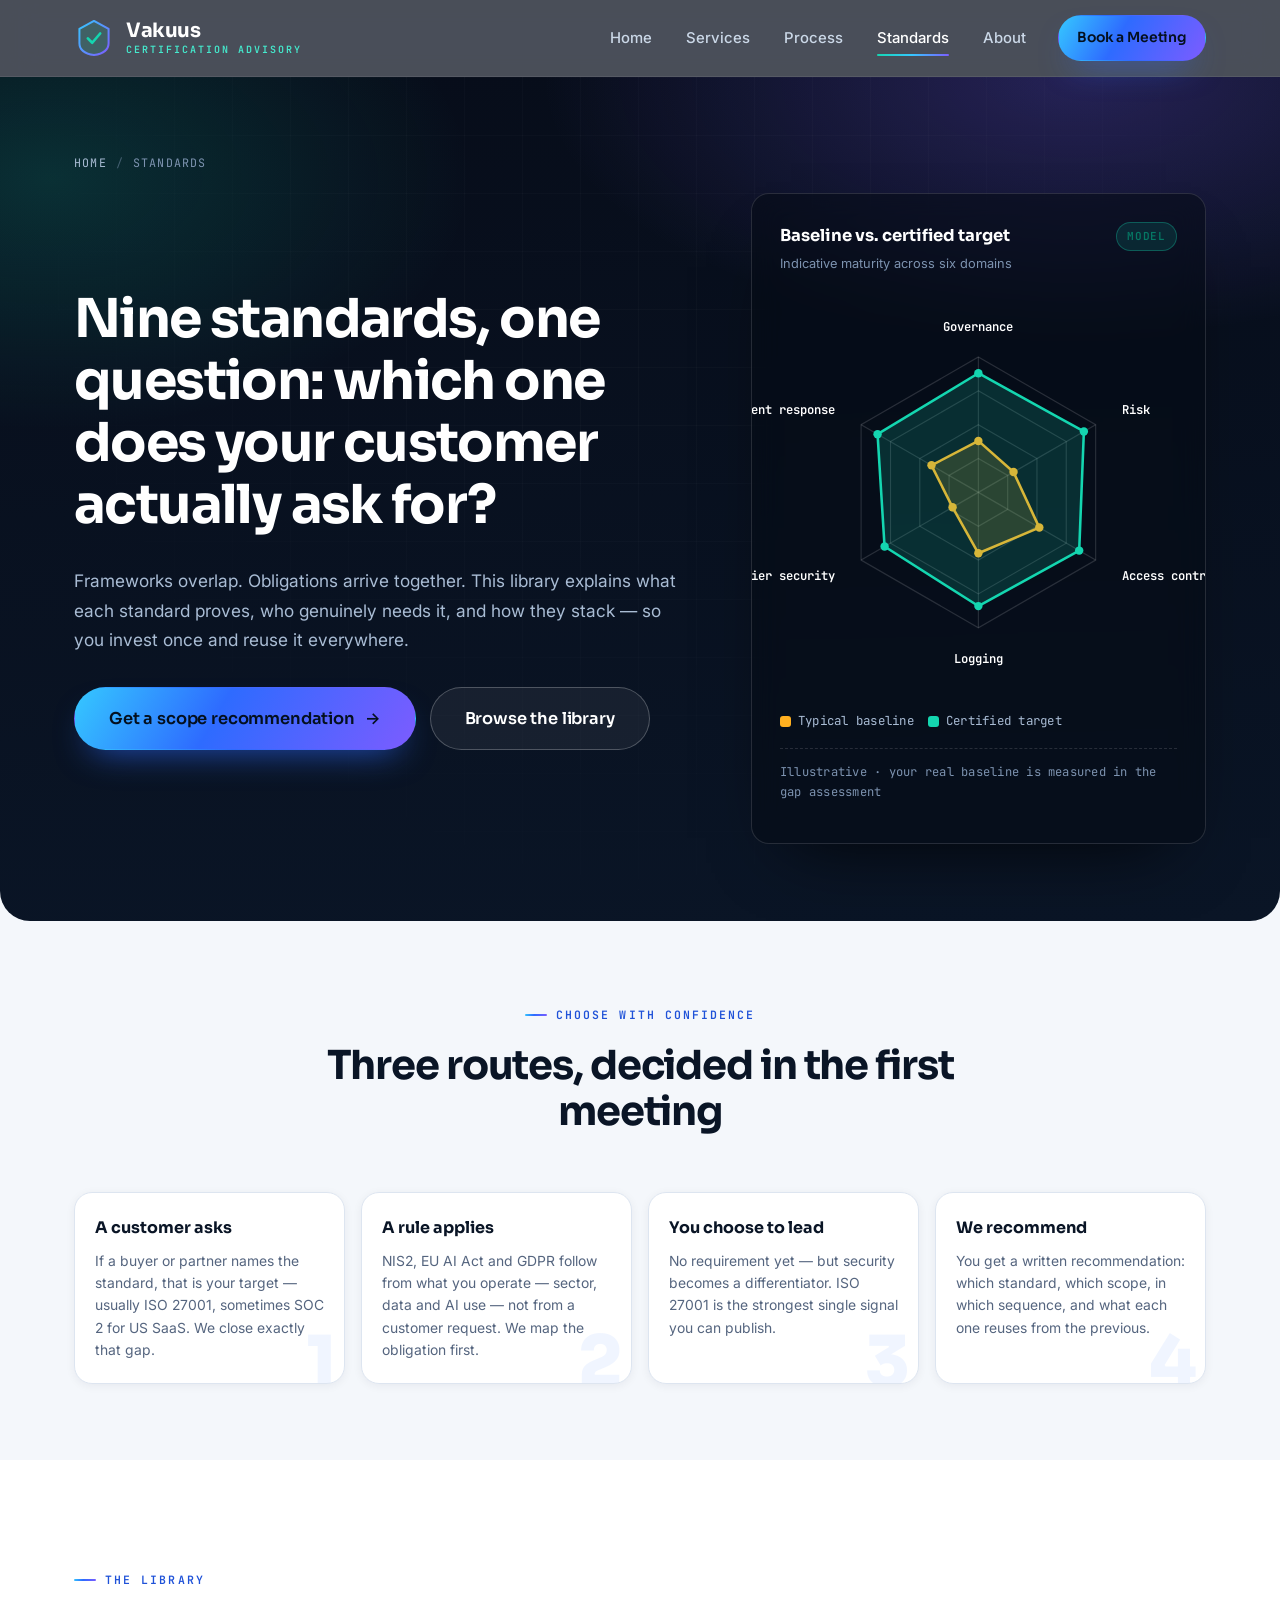
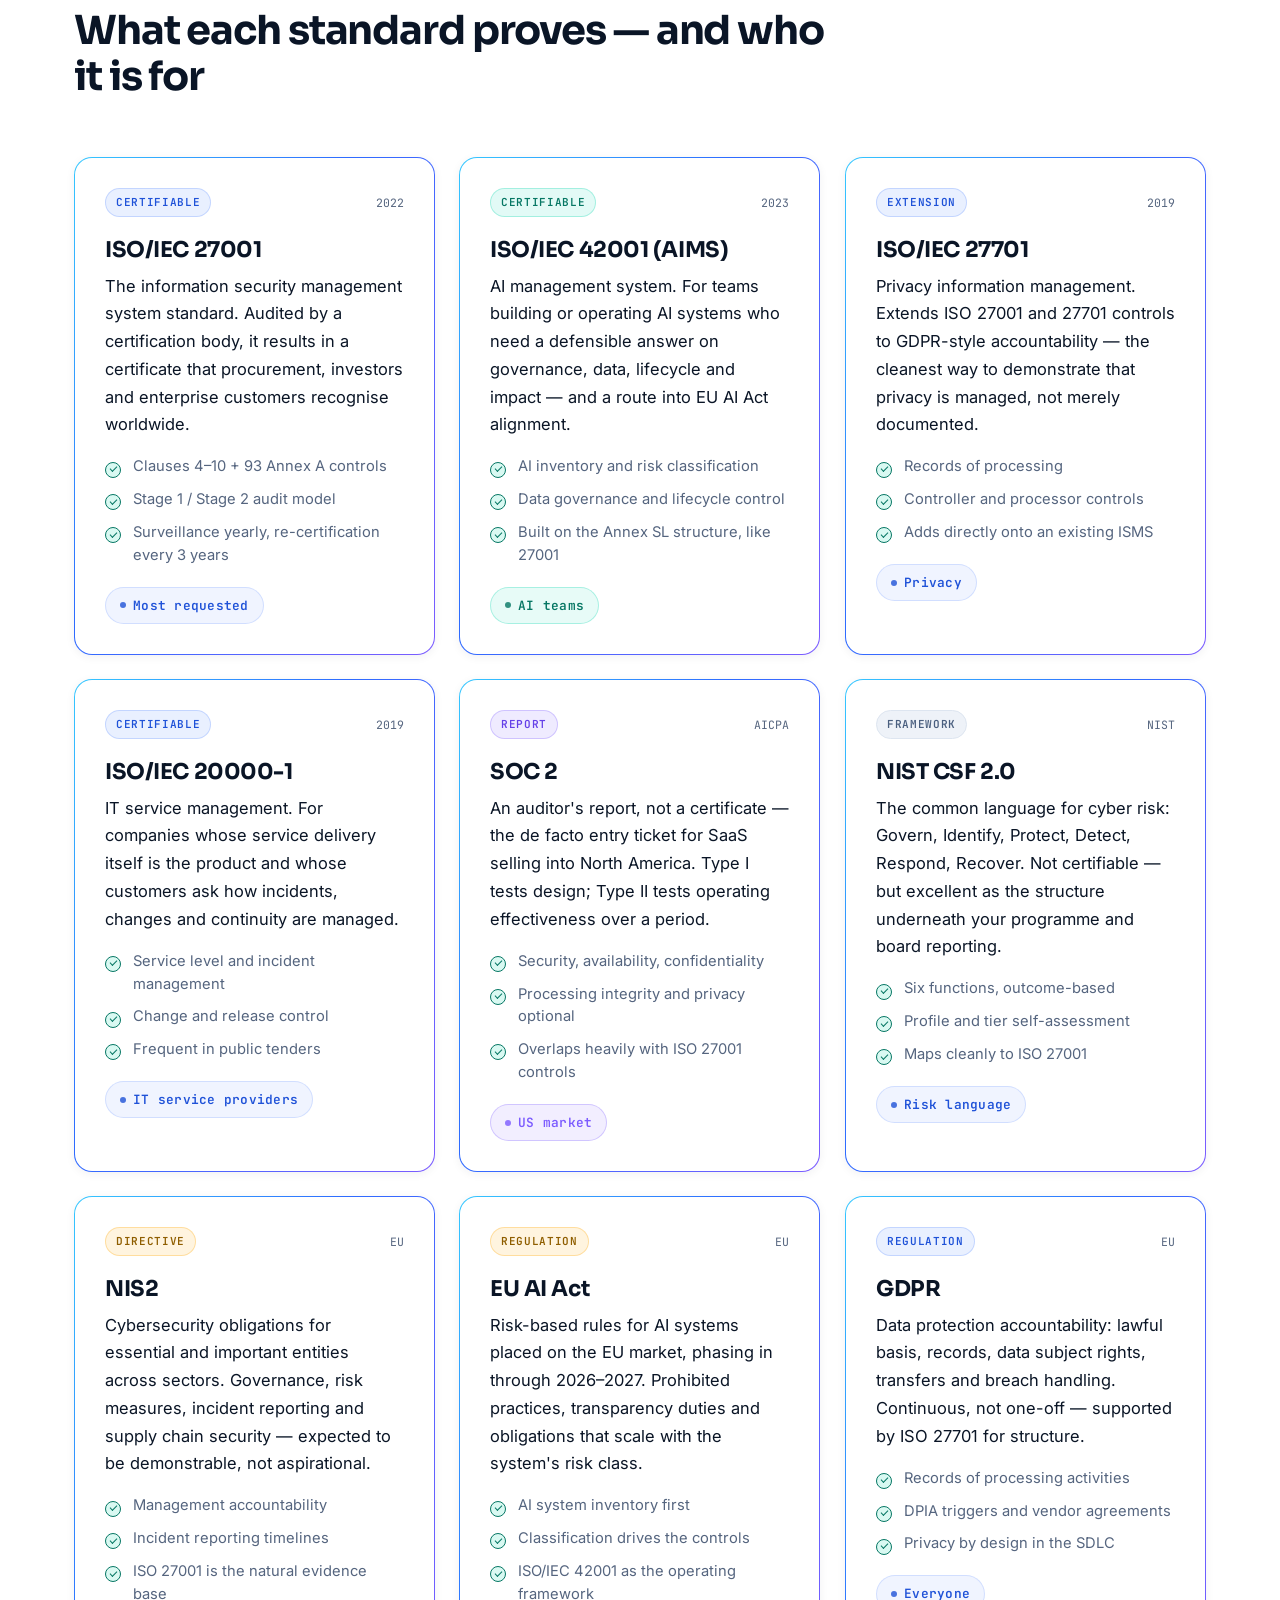
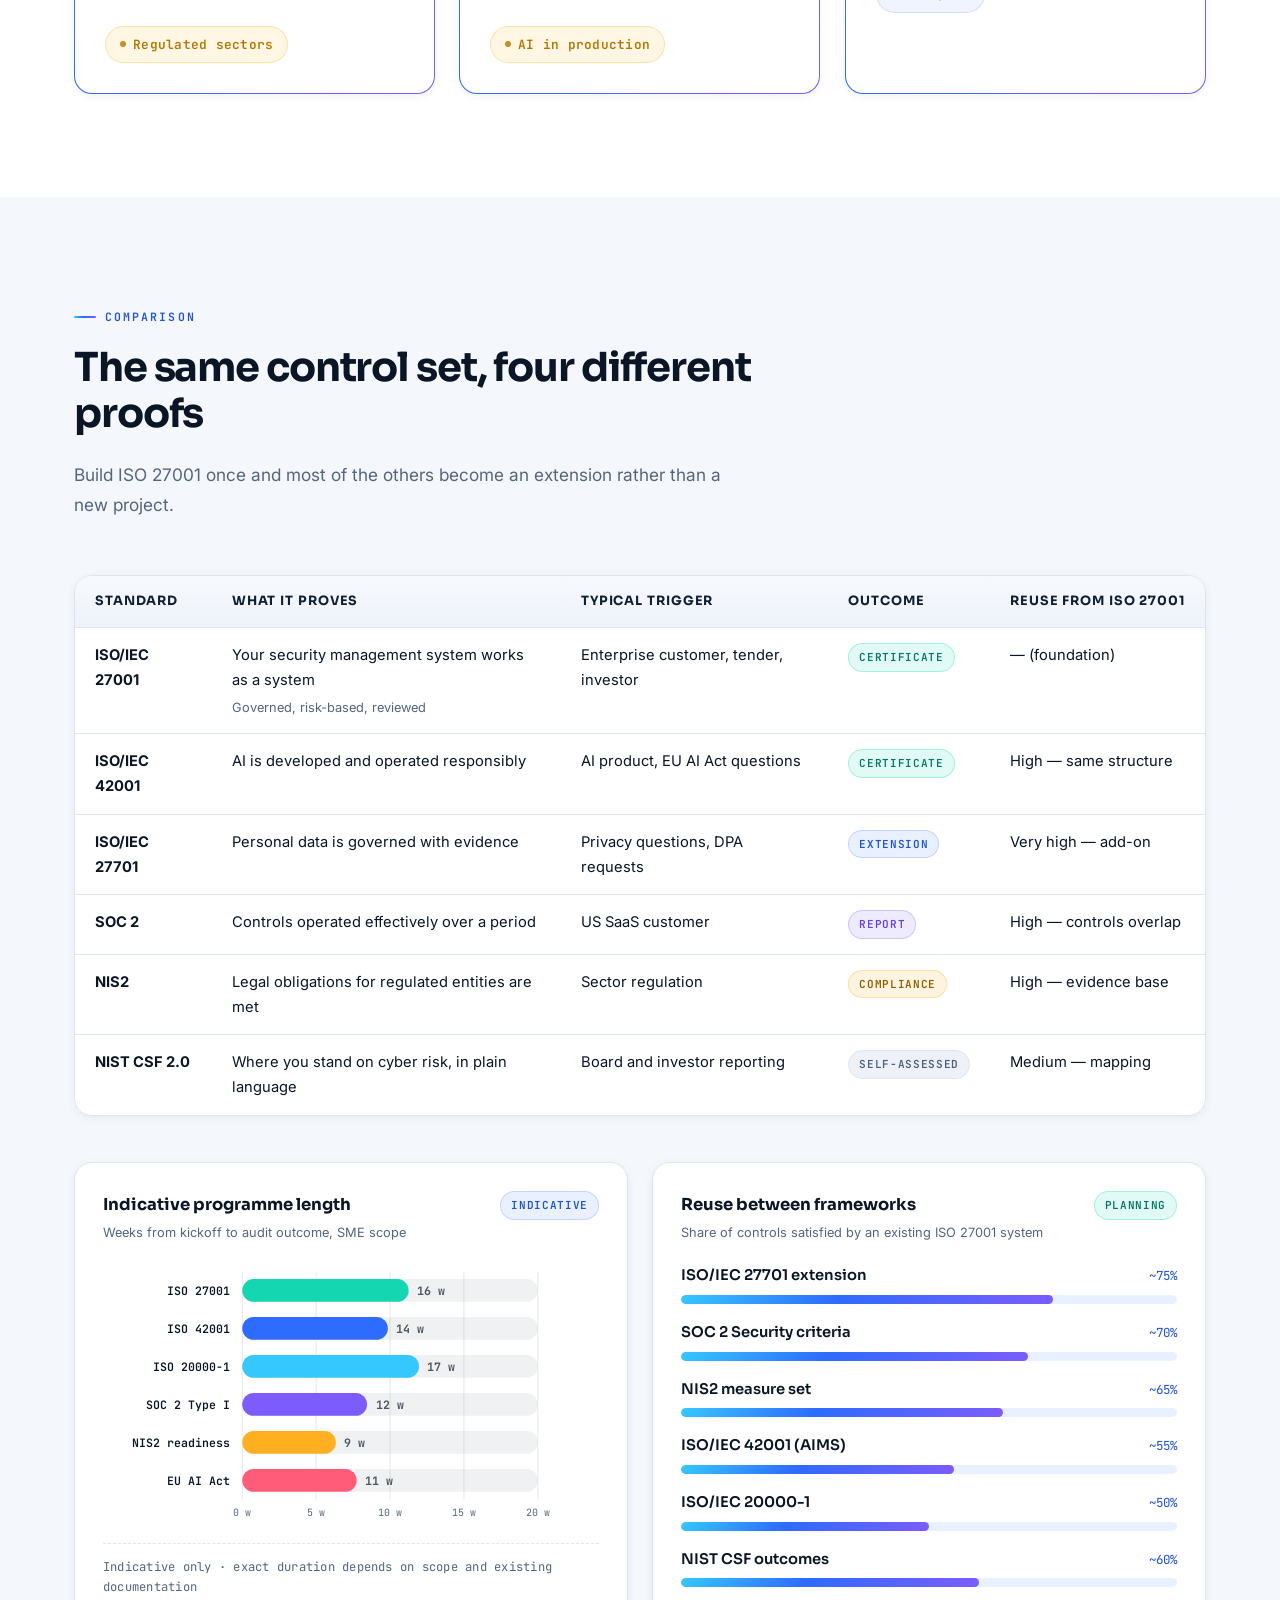
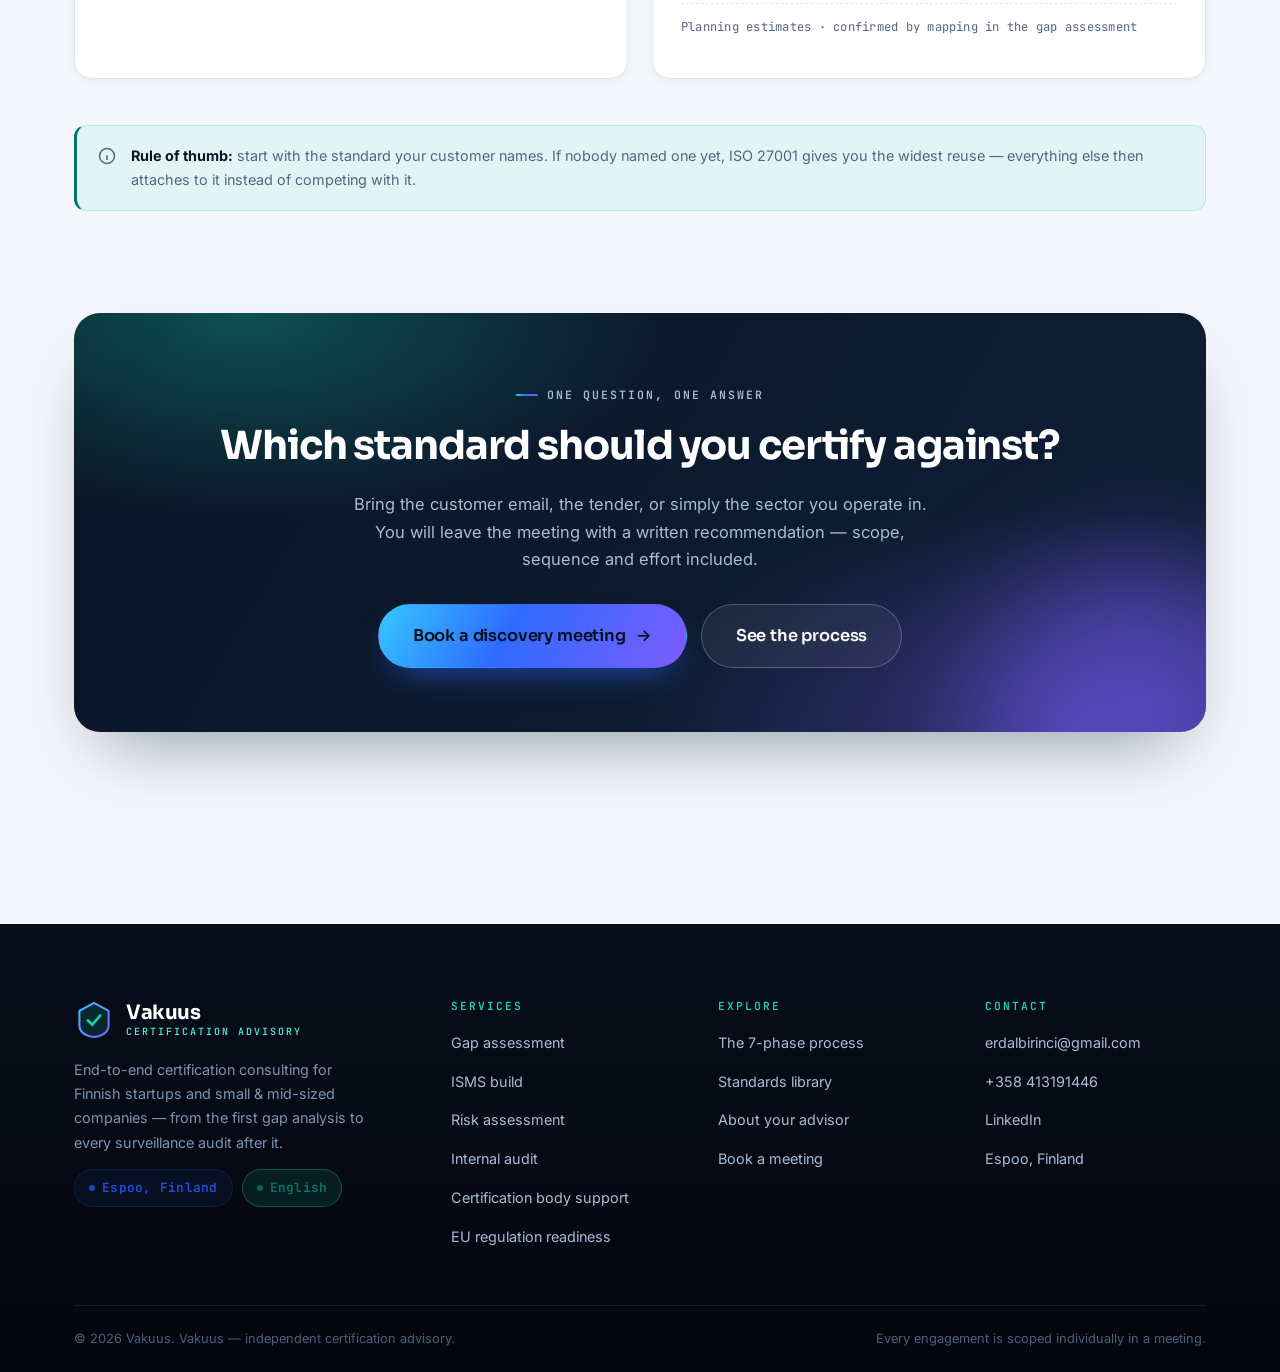
<file: standards.html>
<!DOCTYPE html>
<html lang="en">
<head>
<meta charset="utf-8">
<meta name="viewport" content="width=device-width, initial-scale=1">
<title>Standards &amp; Frameworks — ISO 27001, ISO 42001, NIS2, SOC 2, EU AI Act | Vakuus</title>
<meta name="description" content="A practical library of the standards and regulations Vakuus implements for Finnish startups and SMEs: ISO/IEC 27001, ISO/IEC 42001, ISO/IEC 27701, ISO/IEC 20000-1, NIST CSF, SOC 2, NIS2, EU AI Act and GDPR.">
<meta name="theme-color" content="#070d1a">
<meta property="og:type" content="website">
<meta property="og:title" content="Standards &amp; frameworks library — Vakuus">
<meta property="og:description" content="What each standard proves, who needs it, and how to choose between them.">
<meta property="og:locale" content="en_GB">
<meta property="og:url" content="https://vakuus.fi/standards.html">
<meta property="og:image" content="https://erdalbirinci.github.io/Vakuus/assets/img/og-image.png">
<meta property="og:image:width" content="1200">
<meta property="og:image:height" content="630">
<meta property="og:image:alt" content="Vakuus — from zero to certified">
<meta name="twitter:card" content="summary_large_image">
<meta name="twitter:image" content="https://erdalbirinci.github.io/Vakuus/assets/img/og-image.png">
<meta name="twitter:image:alt" content="Vakuus — from zero to certified">
<link rel="icon" href="assets/img/favicon.svg" type="image/svg+xml">
<link rel="icon" href="assets/img/favicon.ico" sizes="16x16 32x32 48x48">
<link rel="apple-touch-icon" href="assets/img/apple-touch-icon.png">
<link rel="canonical" href="https://vakuus.fi/standards.html">
<link rel="icon" href="assets/img/favicon.svg" type="image/svg+xml">
<link rel="icon" href="assets/img/favicon.ico" sizes="16x16 32x32 48x48">
<link rel="apple-touch-icon" href="assets/img/apple-touch-icon.png">
<link rel="preconnect" href="https://fonts.googleapis.com">
<link rel="preconnect" href="https://fonts.gstatic.com" crossorigin>
<link href="https://fonts.googleapis.com/css2?family=Sora:wght@400;600;700;800&amp;family=Inter:wght@400;500;600;700&amp;family=JetBrains+Mono:wght@400;600&amp;display=swap" rel="stylesheet">
<link rel="stylesheet" href="assets/css/style.css">
<script type="application/ld+json">
{
  "@context": "https://schema.org",
  "@type": "ItemList",
  "name": "Standards and frameworks covered by Vakuus",
  "numberOfItems": 9,
  "itemListElement": [
    {
      "@type": "ListItem",
      "position": 1,
      "name": "ISO/IEC 27001",
      "url": "https://vakuus.fi/standards.html"
    },
    {
      "@type": "ListItem",
      "position": 2,
      "name": "ISO/IEC 42001 (AIMS)",
      "url": "https://vakuus.fi/standards.html"
    },
    {
      "@type": "ListItem",
      "position": 3,
      "name": "ISO/IEC 27701",
      "url": "https://vakuus.fi/standards.html"
    },
    {
      "@type": "ListItem",
      "position": 4,
      "name": "ISO/IEC 20000-1",
      "url": "https://vakuus.fi/standards.html"
    },
    {
      "@type": "ListItem",
      "position": 5,
      "name": "SOC 2",
      "url": "https://vakuus.fi/standards.html"
    },
    {
      "@type": "ListItem",
      "position": 6,
      "name": "NIST CSF 2.0",
      "url": "https://vakuus.fi/standards.html"
    },
    {
      "@type": "ListItem",
      "position": 7,
      "name": "NIS2",
      "url": "https://vakuus.fi/standards.html"
    },
    {
      "@type": "ListItem",
      "position": 8,
      "name": "EU AI Act",
      "url": "https://vakuus.fi/standards.html"
    },
    {
      "@type": "ListItem",
      "position": 9,
      "name": "GDPR",
      "url": "https://vakuus.fi/standards.html"
    }
  ]
}
</script>
</head>
<body>
<a class="skip-link" href="#main">Skip to content</a>

<header class="site-header">
  <div class="container nav-wrap">
    <a class="brand" href="index.html">
      <svg class="brand-mark" viewBox="0 0 48 48" aria-hidden="true">
        <defs><linearGradient id="bm1" x1="0" y1="0" x2="1" y2="1"><stop offset="0" stop-color="#35c8ff"/><stop offset="1" stop-color="#7c5cff"/></linearGradient></defs>
        <path d="M24 3.5 41.5 13v17.2c0 8.1-7.3 12.6-17.5 14.3C13.8 42.8 6.5 38.3 6.5 30.2V13z" fill="rgba(20,214,176,.14)" stroke="url(#bm1)" stroke-width="2.4" stroke-linejoin="round"/>
        <path d="M16.6 24.4l5.3 5.3 9.5-11.1" fill="none" stroke="#14d6b0" stroke-width="3.2" stroke-linecap="round" stroke-linejoin="round"/>
      </svg>
      <span class="brand-text">
        <span class="brand-name">Vakuus</span>
        <span class="brand-tag">Certification Advisory</span>
      </span>
    </a>
    <button class="nav-toggle" type="button" aria-label="Toggle navigation" aria-expanded="false" aria-controls="site-nav">
      <span></span><span></span><span></span>
    </button>
    <nav class="nav" id="site-nav" data-nav>
      <a href="index.html">Home</a>
      <a href="services.html">Services</a>
      <a href="process.html">Process</a>
      <a href="standards.html">Standards</a>
      <a href="about.html">About</a>
      <a class="btn btn-primary btn-sm nav-cta" href="contact.html">Book a Meeting</a>
    </nav>
  </div>
</header>

<main id="main">

  <!-- ============================ PAGE HERO ============================ -->
  <section class="page-hero">
    <div class="bg-grid" aria-hidden="true"></div>
    <div class="container">
      <nav class="breadcrumb" aria-label="Breadcrumb">
        <a href="index.html">Home</a><span class="sep">/</span><span>Standards</span>
      </nav>
      <div class="split split--wide-left">
        <div>
          <h1 class="h1 reveal">Nine standards, one question: which one does your customer actually ask for?</h1>
          <p class="lead reveal" data-delay="1">
            Frameworks overlap. Obligations arrive together. This library explains what each standard proves,
            who genuinely needs it, and how they stack — so you invest once and reuse it everywhere.
          </p>
          <div class="btn-group mt-3 reveal" data-delay="2">
            <a class="btn btn-primary btn-lg btn-arrow" href="contact.html">Get a scope recommendation</a>
            <a class="btn btn-ghost btn-lg" href="#library">Browse the library</a>
          </div>
        </div>
        <div class="panel panel--dark reveal" data-delay="2">
          <div class="panel-head">
            <div>
              <p class="panel-title">Baseline vs. certified target</p>
              <p class="panel-sub">Indicative maturity across six domains</p>
            </div>
            <span class="badge badge--aurora">Model</span>
          </div>
          <svg class="chart" data-chart="radar" data-chart-config='{"labels":["Governance","Risk","Access control","Logging","Supplier security","Incident response"],"series":[{"label":"Typical baseline","values":[38,30,52,45,22,40],"color":"#ffb020"},{"label":"Certified target","values":[88,90,86,84,80,86],"color":"#14d6b0"}],"size":340,"rings":4}' role="img" aria-label="Radar chart comparing typical baseline with certified target across six domains"></svg>
          <div class="legend mt-2">
            <span class="legend-item"><span class="legend-swatch" style="background:#ffb020"></span>Typical baseline</span>
            <span class="legend-item"><span class="legend-swatch" style="background:#14d6b0"></span>Certified target</span>
          </div>
          <p class="panel-foot">Illustrative · your real baseline is measured in the gap assessment</p>
        </div>
      </div>
    </div>
  </section>

  <!-- ============================ DECISION HELP ============================ -->
  <section class="section section--tight">
    <div class="container">
      <div class="section-head section-head--center">
        <p class="eyebrow reveal">Choose with confidence</p>
        <h2 class="h2 reveal" data-delay="1">Three routes, decided in the first meeting</h2>
      </div>
      <div class="strip">
        <div class="strip-item reveal" data-step="1">
          <div class="strip-title">A customer asks</div>
          <div class="strip-desc">If a buyer or partner names the standard, that is your target — usually ISO 27001, sometimes SOC 2 for US SaaS. We close exactly that gap.</div>
        </div>
        <div class="strip-item reveal" data-delay="1" data-step="2">
          <div class="strip-title">A rule applies</div>
          <div class="strip-desc">NIS2, EU AI Act and GDPR follow from what you operate — sector, data and AI use — not from a customer request. We map the obligation first.</div>
        </div>
        <div class="strip-item reveal" data-delay="2" data-step="3">
          <div class="strip-title">You choose to lead</div>
          <div class="strip-desc">No requirement yet — but security becomes a differentiator. ISO 27001 is the strongest single signal you can publish.</div>
        </div>
        <div class="strip-item reveal" data-delay="3" data-step="4">
          <div class="strip-title">We recommend</div>
          <div class="strip-desc">You get a written recommendation: which standard, which scope, in which sequence, and what each one reuses from the previous.</div>
        </div>
      </div>
    </div>
  </section>

  <!-- ============================ LIBRARY ============================ -->
  <section class="section section--paper-2" id="library">
    <div class="container">
      <div class="section-head">
        <p class="eyebrow reveal">The library</p>
        <h2 class="h2 reveal" data-delay="1">What each standard proves — and who it is for</h2>
      </div>

      <div class="grid grid-3">
        <article class="card card--glow reveal">
          <div class="flex-between"><span class="badge">Certifiable</span><span class="mono muted" style="font-size:.72rem">2022</span></div>
          <h3 class="h3 mt-2">ISO/IEC 27001</h3>
          <p>The information security management system standard. Audited by a certification body, it results in a certificate that procurement, investors and enterprise customers recognise worldwide.</p>
          <ul class="card-list">
            <li>Clauses 4–10 + 93 Annex A controls</li>
            <li>Stage 1 / Stage 2 audit model</li>
            <li>Surveillance yearly, re-certification every 3 years</li>
          </ul>
          <div class="chip-row mt-2"><span class="chip">Most requested</span></div>
        </article>

        <article class="card card--glow reveal" data-delay="1">
          <div class="flex-between"><span class="badge badge--aurora">Certifiable</span><span class="mono muted" style="font-size:.72rem">2023</span></div>
          <h3 class="h3 mt-2">ISO/IEC 42001 (AIMS)</h3>
          <p>AI management system. For teams building or operating AI systems who need a defensible answer on governance, data, lifecycle and impact — and a route into EU AI Act alignment.</p>
          <ul class="card-list">
            <li>AI inventory and risk classification</li>
            <li>Data governance and lifecycle control</li>
            <li>Built on the Annex SL structure, like 27001</li>
          </ul>
          <div class="chip-row mt-2"><span class="chip chip--aurora">AI teams</span></div>
        </article>

        <article class="card card--glow reveal" data-delay="2">
          <div class="flex-between"><span class="badge">Extension</span><span class="mono muted" style="font-size:.72rem">2019</span></div>
          <h3 class="h3 mt-2">ISO/IEC 27701</h3>
          <p>Privacy information management. Extends ISO 27001 and 27701 controls to GDPR-style accountability — the cleanest way to demonstrate that privacy is managed, not merely documented.</p>
          <ul class="card-list">
            <li>Records of processing</li>
            <li>Controller and processor controls</li>
            <li>Adds directly onto an existing ISMS</li>
          </ul>
          <div class="chip-row mt-2"><span class="chip">Privacy</span></div>
        </article>

        <article class="card card--glow reveal">
          <div class="flex-between"><span class="badge">Certifiable</span><span class="mono muted" style="font-size:.72rem">2019</span></div>
          <h3 class="h3 mt-2">ISO/IEC 20000-1</h3>
          <p>IT service management. For companies whose service delivery itself is the product and whose customers ask how incidents, changes and continuity are managed.</p>
          <ul class="card-list">
            <li>Service level and incident management</li>
            <li>Change and release control</li>
            <li>Frequent in public tenders</li>
          </ul>
          <div class="chip-row mt-2"><span class="chip">IT service providers</span></div>
        </article>

        <article class="card card--glow reveal" data-delay="1">
          <div class="flex-between"><span class="badge badge--violet">Report</span><span class="mono muted" style="font-size:.72rem">AICPA</span></div>
          <h3 class="h3 mt-2">SOC 2</h3>
          <p>An auditor's report, not a certificate — the de facto entry ticket for SaaS selling into North America. Type I tests design; Type II tests operating effectiveness over a period.</p>
          <ul class="card-list">
            <li>Security, availability, confidentiality</li>
            <li>Processing integrity and privacy optional</li>
            <li>Overlaps heavily with ISO 27001 controls</li>
          </ul>
          <div class="chip-row mt-2"><span class="chip chip--violet">US market</span></div>
        </article>

        <article class="card card--glow reveal" data-delay="2">
          <div class="flex-between"><span class="badge badge--grey">Framework</span><span class="mono muted" style="font-size:.72rem">NIST</span></div>
          <h3 class="h3 mt-2">NIST CSF 2.0</h3>
          <p>The common language for cyber risk: Govern, Identify, Protect, Detect, Respond, Recover. Not certifiable — but excellent as the structure underneath your programme and board reporting.</p>
          <ul class="card-list">
            <li>Six functions, outcome-based</li>
            <li>Profile and tier self-assessment</li>
            <li>Maps cleanly to ISO 27001</li>
          </ul>
          <div class="chip-row mt-2"><span class="chip chip--grey">Risk language</span></div>
        </article>

        <article class="card card--glow reveal">
          <div class="flex-between"><span class="badge badge--amber">Directive</span><span class="mono muted" style="font-size:.72rem">EU</span></div>
          <h3 class="h3 mt-2">NIS2</h3>
          <p>Cybersecurity obligations for essential and important entities across sectors. Governance, risk measures, incident reporting and supply chain security — expected to be demonstrable, not aspirational.</p>
          <ul class="card-list">
            <li>Management accountability</li>
            <li>Incident reporting timelines</li>
            <li>ISO 27001 is the natural evidence base</li>
          </ul>
          <div class="chip-row mt-2"><span class="chip chip--amber">Regulated sectors</span></div>
        </article>

        <article class="card card--glow reveal" data-delay="1">
          <div class="flex-between"><span class="badge badge--amber">Regulation</span><span class="mono muted" style="font-size:.72rem">EU</span></div>
          <h3 class="h3 mt-2">EU AI Act</h3>
          <p>Risk-based rules for AI systems placed on the EU market, phasing in through 2026–2027. Prohibited practices, transparency duties and obligations that scale with the system's risk class.</p>
          <ul class="card-list">
            <li>AI system inventory first</li>
            <li>Classification drives the controls</li>
            <li>ISO/IEC 42001 as the operating framework</li>
          </ul>
          <div class="chip-row mt-2"><span class="chip chip--amber">AI in production</span></div>
        </article>

        <article class="card card--glow reveal" data-delay="2">
          <div class="flex-between"><span class="badge">Regulation</span><span class="mono muted" style="font-size:.72rem">EU</span></div>
          <h3 class="h3 mt-2">GDPR</h3>
          <p>Data protection accountability: lawful basis, records, data subject rights, transfers and breach handling. Continuous, not one-off — supported by ISO 27701 for structure.</p>
          <ul class="card-list">
            <li>Records of processing activities</li>
            <li>DPIA triggers and vendor agreements</li>
            <li>Privacy by design in the SDLC</li>
          </ul>
          <div class="chip-row mt-2"><span class="chip">Everyone</span></div>
        </article>
      </div>
    </div>
  </section>

  <!-- ============================ COMPARISON ============================ -->
  <section class="section">
    <div class="container">
      <div class="section-head">
        <p class="eyebrow reveal">Comparison</p>
        <h2 class="h2 reveal" data-delay="1">The same control set, four different proofs</h2>
        <p class="lead reveal" data-delay="2">Build ISO 27001 once and most of the others become an extension rather than a new project.</p>
      </div>

      <div class="table-wrap reveal" tabindex="0" role="region" aria-label="Standards comparison table">
        <table class="data">
          <thead>
            <tr>
              <th>Standard</th>
              <th>What it proves</th>
              <th>Typical trigger</th>
              <th>Outcome</th>
              <th>Reuse from ISO 27001</th>
            </tr>
          </thead>
          <tbody>
            <tr>
              <td><strong>ISO/IEC 27001</strong></td>
              <td>Your security management system works as a system<span class="cell-note">Governed, risk-based, reviewed</span></td>
              <td>Enterprise customer, tender, investor</td>
              <td><span class="badge badge--aurora">Certificate</span></td>
              <td>— (foundation)</td>
            </tr>
            <tr>
              <td><strong>ISO/IEC 42001</strong></td>
              <td>AI is developed and operated responsibly</td>
              <td>AI product, EU AI Act questions</td>
              <td><span class="badge badge--aurora">Certificate</span></td>
              <td>High — same structure</td>
            </tr>
            <tr>
              <td><strong>ISO/IEC 27701</strong></td>
              <td>Personal data is governed with evidence</td>
              <td>Privacy questions, DPA requests</td>
              <td><span class="badge">Extension</span></td>
              <td>Very high — add-on</td>
            </tr>
            <tr>
              <td><strong>SOC 2</strong></td>
              <td>Controls operated effectively over a period</td>
              <td>US SaaS customer</td>
              <td><span class="badge badge--violet">Report</span></td>
              <td>High — controls overlap</td>
            </tr>
            <tr>
              <td><strong>NIS2</strong></td>
              <td>Legal obligations for regulated entities are met</td>
              <td>Sector regulation</td>
              <td><span class="badge badge--amber">Compliance</span></td>
              <td>High — evidence base</td>
            </tr>
            <tr>
              <td><strong>NIST CSF 2.0</strong></td>
              <td>Where you stand on cyber risk, in plain language</td>
              <td>Board and investor reporting</td>
              <td><span class="badge badge--grey">Self-assessed</span></td>
              <td>Medium — mapping</td>
            </tr>
          </tbody>
        </table>
      </div>

      <div class="grid grid-2 mt-4">
        <div class="panel reveal">
          <div class="panel-head">
            <div>
              <p class="panel-title">Indicative programme length</p>
              <p class="panel-sub">Weeks from kickoff to audit outcome, SME scope</p>
            </div>
            <span class="badge">Indicative</span>
          </div>
          <svg class="chart" data-chart="bars" data-chart-config='{"labels":["ISO 27001","ISO 42001","ISO 20000-1","SOC 2 Type I","NIS2 readiness","EU AI Act"],"values":[16,14,17,12,9,11],"unit":" w","horizontal":true,"width":470,"height":250,"grid":4,"colors":["#14d6b0","#2e6bff","#35c8ff","#7c5cff","#ffb020","#ff5c7a"]}' role="img" aria-label="Indicative programme length in weeks by standard"></svg>
          <p class="panel-foot">Indicative only · exact duration depends on scope and existing documentation</p>
        </div>

        <div class="panel reveal" data-delay="1">
          <div class="panel-head">
            <div>
              <p class="panel-title">Reuse between frameworks</p>
              <p class="panel-sub">Share of controls satisfied by an existing ISO 27001 system</p>
            </div>
            <span class="badge badge--aurora">Planning</span>
          </div>
          <div class="fit-row"><div class="fit-head"><span class="fit-label">ISO/IEC 27701 extension</span><span class="fit-value">~75%</span></div><div class="fit-track"><i class="fit-fill" data-fill="75%"></i></div></div>
          <div class="fit-row"><div class="fit-head"><span class="fit-label">SOC 2 Security criteria</span><span class="fit-value">~70%</span></div><div class="fit-track"><i class="fit-fill" data-fill="70%"></i></div></div>
          <div class="fit-row"><div class="fit-head"><span class="fit-label">NIS2 measure set</span><span class="fit-value">~65%</span></div><div class="fit-track"><i class="fit-fill" data-fill="65%"></i></div></div>
          <div class="fit-row"><div class="fit-head"><span class="fit-label">ISO/IEC 42001 (AIMS)</span><span class="fit-value">~55%</span></div><div class="fit-track"><i class="fit-fill" data-fill="55%"></i></div></div>
          <div class="fit-row"><div class="fit-head"><span class="fit-label">ISO/IEC 20000-1</span><span class="fit-value">~50%</span></div><div class="fit-track"><i class="fit-fill" data-fill="50%"></i></div></div>
          <div class="fit-row"><div class="fit-head"><span class="fit-label">NIST CSF outcomes</span><span class="fit-value">~60%</span></div><div class="fit-track"><i class="fit-fill" data-fill="60%"></i></div></div>
          <p class="panel-foot">Planning estimates · confirmed by mapping in the gap assessment</p>
        </div>
      </div>

      <div class="notice notice--aurora mt-4 reveal">
        <svg width="20" height="20" viewBox="0 0 24 24" fill="none" stroke="currentColor" stroke-width="1.8" style="flex:none;margin-top:2px" aria-hidden="true"><circle cx="12" cy="12" r="9"/><path d="M12 8h.01M11 12h1v4h1"/></svg>
        <div><b>Rule of thumb:</b> start with the standard your customer names. If nobody named one yet, ISO 27001 gives you the widest reuse — everything else then attaches to it instead of competing with it.</div>
      </div>
    </div>
  </section>

  <!-- ============================ CTA ============================ -->
  <section class="section section--flush-top">
    <div class="container">
      <div class="cta-band cta-orbs reveal">
        <div class="cta-band-inner">
          <p class="eyebrow" style="justify-content:center">One question, one answer</p>
          <h2 class="h2">Which standard should you certify against?</h2>
          <p>Bring the customer email, the tender, or simply the sector you operate in. You will leave the meeting with a written recommendation — scope, sequence and effort included.</p>
          <div class="btn-group">
            <a class="btn btn-primary btn-lg btn-arrow" href="contact.html">Book a discovery meeting</a>
            <a class="btn btn-ghost btn-lg" href="process.html">See the process</a>
          </div>
        </div>
      </div>
    </div>
  </section>

</main>

<footer class="site-footer">
  <div class="container">
    <div class="footer-grid">
      <div class="footer-brand">
        <a class="brand" href="index.html">
          <svg class="brand-mark" viewBox="0 0 48 48" aria-hidden="true">
            <defs><linearGradient id="bm2" x1="0" y1="0" x2="1" y2="1"><stop offset="0" stop-color="#35c8ff"/><stop offset="1" stop-color="#7c5cff"/></linearGradient></defs>
            <path d="M24 3.5 41.5 13v17.2c0 8.1-7.3 12.6-17.5 14.3C13.8 42.8 6.5 38.3 6.5 30.2V13z" fill="rgba(20,214,176,.14)" stroke="url(#bm2)" stroke-width="2.4" stroke-linejoin="round"/>
            <path d="M16.6 24.4l5.3 5.3 9.5-11.1" fill="none" stroke="#14d6b0" stroke-width="3.2" stroke-linecap="round" stroke-linejoin="round"/>
          </svg>
          <span class="brand-text">
            <span class="brand-name">Vakuus</span>
            <span class="brand-tag">Certification Advisory</span>
          </span>
        </a>
        <p>End-to-end certification consulting for Finnish startups and small &amp; mid-sized companies — from the first gap analysis to every surveillance audit after it.</p>
        <div class="chip-row">
          <span class="chip">Espoo, Finland</span>
          <span class="chip chip--aurora">English</span>
        </div>
      </div>

      <div class="footer-col">
        <h3>Services</h3>
        <ul>
          <li><a href="services.html#gap">Gap assessment</a></li>
          <li><a href="services.html#isms">ISMS build</a></li>
          <li><a href="services.html#risk">Risk assessment</a></li>
          <li><a href="services.html#audit">Internal audit</a></li>
          <li><a href="services.html#stage">Certification body support</a></li>
          <li><a href="services.html#regulatory">EU regulation readiness</a></li>
        </ul>
      </div>

      <div class="footer-col">
        <h3>Explore</h3>
        <ul>
          <li><a href="process.html">The 7-phase process</a></li>
          <li><a href="standards.html">Standards library</a></li>
          <li><a href="about.html">About your advisor</a></li>
          <li><a href="contact.html">Book a meeting</a></li>
        </ul>
      </div>

      <div class="footer-col">
        <h3>Contact</h3>
        <ul>
          <li><a href="mailto:erdalbirinci@gmail.com" data-contact="email">erdalbirinci@gmail.com</a></li>
          <li><a href="tel:+358413191446" data-contact="phone">+358 413191446</a></li>
          <li><a href="https://linkedin.com/in/codeforwhat/" data-contact="linkedin" target="_blank" rel="noopener">LinkedIn</a></li>
          <li><span data-contact="location">Espoo, Finland</span></li>
        </ul>
      </div>
    </div>

    <div class="footer-bottom">
      <span>© <span data-year>2026</span> <span data-company="name">Vakuus</span>. <span data-company="legal">Independent certification advisory</span>.</span>
      <span>Every engagement is scoped individually in a meeting.</span>
    </div>
  </div>
</footer>

<script src="assets/js/config.js"></script>
<script src="assets/js/charts.js"></script>
<script src="assets/js/app.js"></script>
</body>
</html>
</file>
<file: assets/css/style.css>
/* ==========================================================================
   VAKUUS — Certification Advisory
   Design system: Aurora / Nordic
   ========================================================================== */

/* ---------- Tokens ---------- */
:root {
  /* Core palette */
  --ink:        #05070d;
  --navy-900:   #070d1a;
  --navy-800:   #0a1526;
  --navy-700:   #0f1f36;
  --navy-600:   #16294a;
  --slate-500:  #4a5f7f;
  --steel-400:  #7d93b0;
  --mist-300:   #a9bcd4;
  --mist-200:   #cbd8e8;
  --paper:      #f4f7fb;
  --paper-2:    #e9eef6;
  --white:      #ffffff;

  /* Accents */
  --blue:       #2e6bff;
  --blue-600:   #1f52d8;
  --blue-300:   #7aa2ff;
  --aurora:     #14d6b0;
  --aurora-600: #067764; /* darkened for WCAG AA on light tints (>=4.7:1) */
  --violet:     #7c5cff;
  --amber:      #ffb020;
  --rose:       #ff5c7a;
  --cyan:       #35c8ff;

  /* Semantic */
  --bg:            var(--paper);
  --fg:            var(--navy-800);
  --muted:         #55657f;
  --line:          #dde5f0;
  --brand-gradient: linear-gradient(120deg, var(--cyan) 0%, var(--blue) 42%, var(--violet) 100%);
  --aurora-gradient: linear-gradient(115deg, var(--aurora) 0%, var(--cyan) 48%, var(--violet) 100%);

  /* Type */
  --font-head: "Sora", "Segoe UI", system-ui, -apple-system, sans-serif;
  --font-body: "Inter", "Segoe UI", system-ui, -apple-system, sans-serif;
  --font-mono: "JetBrains Mono", ui-monospace, "SFMono-Regular", Consolas, monospace;

  /* Metrics */
  --container: 1200px;
  --radius:    18px;
  --radius-sm: 12px;
  --radius-lg: 26px;
  --shadow-sm: 0 2px 10px rgba(9, 20, 44, .06);
  --shadow:    0 14px 40px -18px rgba(9, 20, 44, .30);
  --shadow-lg: 0 34px 70px -30px rgba(9, 20, 44, .45);
  --header-h:  76px;
}

/* ---------- Reset / base ---------- */
*, *::before, *::after { box-sizing: border-box; }

html { scroll-behavior: smooth; -webkit-text-size-adjust: 100%; }

body {
  margin: 0;
  font-family: var(--font-body);
  font-size: 16.5px;
  line-height: 1.68;
  color: var(--fg);
  background: var(--bg);
  -webkit-font-smoothing: antialiased;
  text-rendering: optimizeLegibility;
  overflow-x: hidden;
}

img, svg { max-width: 100%; display: block; }
a { color: var(--blue-600); text-decoration: none; }
a:hover { text-decoration: none; }
button { font: inherit; cursor: pointer; }
h1, h2, h3, h4, h5 {
  font-family: var(--font-head);
  line-height: 1.16;
  letter-spacing: -.02em;
  margin: 0 0 .55em;
  color: var(--navy-800);
  font-weight: 700;
}
p { margin: 0 0 1em; }
ul { margin: 0; padding: 0; list-style: none; }
::selection { background: var(--blue); color: #fff; }

:focus-visible {
  outline: 3px solid var(--blue);
  outline-offset: 3px;
  border-radius: 4px;
}

.skip-link {
  position: absolute; left: -999px; top: 0; z-index: 999;
  background: var(--navy-800); color: #fff; padding: 12px 18px; border-radius: 0 0 10px 0;
}
.skip-link:focus { left: 0; }

/* ---------- Layout ---------- */
[id] { scroll-margin-top: calc(var(--header-h) + 22px); }

.container {
  width: 100%;
  max-width: var(--container);
  margin-inline: auto;
  padding-inline: clamp(18px, 4vw, 34px);
}
.container--wide { max-width: 1340px; }
.container--narrow { max-width: 880px; }

.section { padding: clamp(64px, 8vw, 108px) 0; position: relative; }
.section--tight { padding: clamp(48px, 6vw, 76px) 0; }
.section--flush-top { padding-top: 0; }

.section--dark {
  background:
    radial-gradient(1100px 520px at 82% -10%, rgba(124, 92, 255, .22), transparent 62%),
    radial-gradient(900px 500px at 6% 8%, rgba(20, 214, 176, .16), transparent 60%),
    linear-gradient(180deg, var(--navy-900), var(--navy-800));
  color: var(--mist-200);
}
.section--dark h1, .section--dark h2, .section--dark h3, .section--dark h4 { color: #fff; }
.section--dark p { color: var(--mist-300); }

.section--paper-2 { background: var(--white); }

/* Decorative grid backdrop */
.bg-grid { position: absolute; inset: 0; pointer-events: none; opacity: .5;
  background-image:
    linear-gradient(rgba(255,255,255,.045) 1px, transparent 1px),
    linear-gradient(90deg, rgba(255,255,255,.045) 1px, transparent 1px);
  background-size: 58px 58px;
  mask-image: radial-gradient(ellipse at 50% 0%, #000 30%, transparent 78%);
}

/* ---------- Typography helpers ---------- */
.eyebrow {
  display: inline-flex; align-items: center; gap: 9px;
  font-family: var(--font-mono);
  font-size: 11.5px; letter-spacing: .18em; text-transform: uppercase;
  color: var(--blue-600); font-weight: 600;
  margin-bottom: 18px;
}
.eyebrow::before {
  content: ""; width: 22px; height: 2px; border-radius: 2px;
  background: var(--brand-gradient);
}
.section--dark .eyebrow { color: var(--aurora); }

.h-display {
  font-size: clamp(2.35rem, 5.4vw, 4.15rem);
  letter-spacing: -.035em;
  line-height: 1.04;
}
.h1 { font-size: clamp(2.05rem, 4.4vw, 3.35rem); letter-spacing: -.03em; }
.h2 { font-size: clamp(1.7rem, 3.2vw, 2.5rem); letter-spacing: -.028em; }
.h3 { font-size: clamp(1.16rem, 1.7vw, 1.4rem); }
.h4 { font-size: 1.02rem; }

.lead {
  font-size: clamp(1.03rem, 1.35vw, 1.18rem);
  color: var(--muted);
  line-height: 1.72;
  max-width: 62ch;
}
.section--dark .lead { color: var(--mist-300); }

.text-gradient {
  background: var(--brand-gradient);
  -webkit-background-clip: text; background-clip: text;
  color: transparent;
}
.text-center { text-align: center; }
.muted { color: var(--muted); }
.section--dark .muted { color: var(--mist-300); }
.mono { font-family: var(--font-mono); }

.section-head { max-width: 760px; margin-bottom: clamp(34px, 4.5vw, 56px); }
.section-head--center { margin-inline: auto; text-align: center; }
.section-head--center .lead { margin-inline: auto; }
.section-head--center .eyebrow { justify-content: center; }

/* ---------- Buttons ---------- */
.btn {
  --btn-bg: var(--navy-800);
  --btn-fg: #fff;
  display: inline-flex; align-items: center; justify-content: center; gap: 10px;
  padding: 14px 26px;
  border: 1px solid transparent;
  border-radius: 999px;
  background: var(--btn-bg); color: var(--btn-fg);
  font-family: var(--font-head); font-weight: 600; font-size: .95rem;
  letter-spacing: -.01em;
  transition: transform .22s cubic-bezier(.2,.7,.3,1), box-shadow .22s, background .22s, color .22s, border-color .22s;
  position: relative; overflow: hidden;
  white-space: nowrap;
}
.btn svg { flex: none; }
.btn:hover { transform: translateY(-2px); }
.btn:active { transform: translateY(0); }

.btn-primary {
  background: var(--brand-gradient);
  color: #04101f;
  box-shadow: 0 16px 34px -16px rgba(46, 107, 255, .75);
}
.btn-primary:hover { box-shadow: 0 22px 44px -16px rgba(46, 107, 255, .85); }

.btn-dark { background: var(--navy-800); color: #fff; box-shadow: var(--shadow); }
.btn-dark:hover { background: var(--navy-700); }

.btn-ghost {
  background: rgba(255,255,255,.06);
  border-color: rgba(255,255,255,.24);
  color: #fff;
  backdrop-filter: blur(8px);
}
.btn-ghost:hover { background: rgba(255,255,255,.13); border-color: rgba(255,255,255,.45); }

.btn-outline {
  background: transparent;
  border-color: var(--line);
  color: var(--navy-800);
}
.btn-outline:hover { border-color: var(--blue); color: var(--blue-600); background: rgba(46,107,255,.05); }

.btn-light { background: #fff; color: var(--navy-800); }
.btn-light:hover { background: var(--paper); }

.btn-lg { padding: 17px 34px; font-size: 1.02rem; }
.btn-sm { padding: 10px 18px; font-size: .87rem; }
.btn-block { width: 100%; }

.btn-group { display: flex; flex-wrap: wrap; gap: 14px; align-items: center; }

.btn-arrow::after {
  content: "→";
  font-family: var(--font-body);
  transition: transform .22s;
}
.btn-arrow:hover::after { transform: translateX(4px); }

/* ---------- Header / nav ---------- */
.site-header {
  position: sticky; top: 0; z-index: 90;
  background: rgba(7, 13, 26, .72);
  backdrop-filter: blur(16px) saturate(140%);
  -webkit-backdrop-filter: blur(16px) saturate(140%);
  border-bottom: 1px solid rgba(255,255,255,.07);
  transition: background .3s, box-shadow .3s;
}
.site-header.is-stuck {
  background: rgba(5, 9, 18, .93);
  box-shadow: 0 12px 40px -22px rgba(0,0,0,.9);
}
.nav-wrap { display: flex; align-items: center; justify-content: space-between; gap: 20px; min-height: var(--header-h); }

.brand { display: flex; align-items: center; gap: 12px; color: #fff; }
.brand-mark { width: 40px; height: 40px; flex: none; }
.brand-text { display: flex; flex-direction: column; line-height: 1.05; }
.brand-name {
  font-family: var(--font-head); font-weight: 700; font-size: 1.24rem;
  letter-spacing: -.02em; color: #fff;
}
.brand-tag {
  font-family: var(--font-mono); font-size: 10px; letter-spacing: .2em;
  text-transform: uppercase; color: #45e9cd; font-weight: 600; margin-top: 3px;
}

.nav { display: flex; align-items: center; gap: 6px; }
.nav a:not(.btn) {
  position: relative;
  padding: 9px 14px;
  border-radius: 999px;
  color: var(--mist-200);
  font-size: .93rem; font-weight: 500;
  transition: color .2s, background .2s;
}
.nav a:not(.btn):hover { color: #fff; background: rgba(255,255,255,.08); }
.nav a:not(.btn).is-active { color: #fff; }
.nav a:not(.btn).is-active::after {
  content: ""; position: absolute; left: 14px; right: 14px; bottom: 3px;
  height: 2px; border-radius: 2px; background: var(--aurora-gradient);
}
.nav .nav-cta { margin-left: 12px; }

.nav-toggle {
  display: none;
  width: 44px; height: 44px;
  background: rgba(255,255,255,.08);
  border: 1px solid rgba(255,255,255,.16);
  border-radius: 12px;
  align-items: center; justify-content: center;
  flex-direction: column; gap: 5px;
  padding: 0;
}
.nav-toggle span { display: block; width: 19px; height: 2px; background: #fff; border-radius: 2px; transition: transform .25s, opacity .2s; }
.nav-toggle[aria-expanded="true"] span:nth-child(1) { transform: translateY(7px) rotate(45deg); }
.nav-toggle[aria-expanded="true"] span:nth-child(2) { opacity: 0; }
.nav-toggle[aria-expanded="true"] span:nth-child(3) { transform: translateY(-7px) rotate(-45deg); }

/* ---------- Hero ---------- */
.hero {
  position: relative;
  background:
    radial-gradient(1000px 560px at 88% 0%, rgba(124, 92, 255, .30), transparent 60%),
    radial-gradient(760px 480px at 0% 18%, rgba(20, 214, 176, .20), transparent 62%),
    linear-gradient(175deg, var(--navy-900) 0%, var(--navy-800) 55%, var(--navy-700) 100%);
  color: var(--mist-200);
  padding: clamp(58px, 7vw, 96px) 0 clamp(64px, 8vw, 108px);
  overflow: hidden;
  border-bottom-left-radius: 34px;
  border-bottom-right-radius: 34px;
}

/* Premium 3D canvas behind hero content */
.hero-3d {
  position: absolute;
  inset: 0;
  width: 100%;
  height: 100%;
  z-index: 1;
  pointer-events: none;
  display: block;
  background: transparent;
}
@media (prefers-reduced-motion: reduce) {
  .hero-3d { display: none; }
}

.hero h1, .hero h2, .hero h3 { color: #fff; }
.hero .lead { color: var(--mist-300); }

.hero-grid {
  display: grid;
  grid-template-columns: minmax(0, 1.05fr) minmax(0, .95fr);
  gap: clamp(34px, 5vw, 64px);
  align-items: center;
}
.hero-copy { position: relative; z-index: 2; }

.hero-badge {
  display: inline-flex; align-items: center; gap: 10px;
  padding: 8px 16px 8px 10px;
  background: rgba(255,255,255,.07);
  border: 1px solid rgba(255,255,255,.16);
  border-radius: 999px;
  font-size: .8rem; color: var(--mist-200);
  margin-bottom: 22px;
  backdrop-filter: blur(8px);
}
.hero-badge b { color: var(--aurora); font-weight: 600; }
.pulse-dot {
  width: 8px; height: 8px; border-radius: 50%; background: var(--aurora);
  box-shadow: 0 0 0 0 rgba(20,214,176,.65);
  animation: pulse 2.4s infinite;
}
@keyframes pulse {
  70% { box-shadow: 0 0 0 11px rgba(20,214,176,0); }
  100% { box-shadow: 0 0 0 0 rgba(20,214,176,0); }
}

.hero-actions { margin-top: 32px; }
.hero-note {
  margin-top: 22px;
  font-size: .87rem; color: var(--steel-400);
  display: flex; align-items: center; gap: 9px; flex-wrap: wrap;
}
.hero-note strong { color: var(--mist-200); font-weight: 600; }

/* Hero visual: readiness console */
.console {
  position: relative; z-index: 2;
  background: linear-gradient(160deg, rgba(255,255,255,.10), rgba(255,255,255,.035));
  border: 1px solid rgba(255,255,255,.15);
  border-radius: var(--radius-lg);
  padding: 22px;
  backdrop-filter: blur(18px);
  box-shadow: 0 44px 90px -44px rgba(0,0,0,.85);
}
.console-head {
  display: flex; align-items: center; justify-content: space-between;
  gap: 12px; padding-bottom: 16px; margin-bottom: 18px;
  border-bottom: 1px dashed rgba(255,255,255,.16);
}
.console-title {
  font-family: var(--font-mono); font-size: 10.5px; letter-spacing: .17em;
  text-transform: uppercase; color: var(--mist-300);
}
.console-status {
  display: inline-flex; align-items: center; gap: 7px;
  font-family: var(--font-mono); font-size: 10.5px; letter-spacing: .1em;
  color: var(--aurora); text-transform: uppercase;
}
.console-row { display: grid; grid-template-columns: auto 1fr; gap: 20px; align-items: center; }
.console-metrics { display: grid; gap: 12px; }

/* Hero console: the seven phases, start to certificate */
.route { list-style: none; margin: 0; padding: 0; display: grid; }
.route-item {
  display: grid; grid-template-columns: 27px minmax(0, 1fr) auto;
  gap: 12px; align-items: center; padding: 7.5px 0;
}
.route-item + .route-item { border-top: 1px solid rgba(255,255,255,.09); }
.route-num {
  width: 27px; height: 27px; border-radius: 50%;
  display: grid; place-items: center;
  background: rgba(255,255,255,.07); border: 1px solid rgba(255,255,255,.22);
  font-family: var(--font-mono); font-size: .66rem; font-weight: 700; color: var(--mist-200);
}
.route-item--start .route-num {
  background: var(--aurora); border-color: var(--aurora);
  color: #05231c; box-shadow: 0 0 0 4px rgba(20,214,176,.18);
}
.route-name {
  font-family: var(--font-head); font-weight: 600;
  font-size: .93rem; color: #fff; line-height: 1.32;
}
.route-time {
  font-family: var(--font-mono); font-size: .68rem;
  letter-spacing: .05em; color: var(--mist-300); white-space: nowrap;
}
.console-foot {
  margin-top: 16px; padding-top: 13px;
  border-top: 1px dashed rgba(255,255,255,.16);
  font-family: var(--font-mono); font-size: .72rem; line-height: 1.6;
  letter-spacing: .02em; color: var(--mist-300);
}
.console-tiles { display: grid; grid-template-columns: repeat(3, 1fr); gap: 12px; margin-top: 18px; }
.tile {
  background: rgba(5, 10, 20, .45);
  border: 1px solid rgba(255,255,255,.10);
  border-radius: var(--radius-sm);
  padding: 13px 14px;
  display: flex; flex-direction: column;
}
.tile-label { font-family: var(--font-mono); font-size: 9.5px; letter-spacing: .12em; text-transform: uppercase; color: var(--steel-400); min-height: 2.6em; }
.tile-value { font-family: var(--font-head); font-size: 1.42rem; font-weight: 700; color: #fff; line-height: 1.25; margin-top: 3px; }
.tile-sub { font-size: .74rem; color: var(--mist-300); min-height: 3em; }
.tile-bar { height: 5px; border-radius: 4px; background: rgba(255,255,255,.12); overflow: hidden; margin-top: auto; }
.tile-bar i { display: block; height: 100%; border-radius: 4px; background: var(--aurora-gradient); width: 0; transition: width 1.4s cubic-bezier(.2,.75,.3,1); }

/* ---------- Chips / tags ---------- */
.chip-row { display: flex; flex-wrap: wrap; gap: 9px; }
.chip {
  display: inline-flex; align-items: center; gap: 7px;
  padding: 7px 14px;
  border-radius: 999px;
  background: rgba(46,107,255,.07);
  border: 1px solid rgba(46,107,255,.16);
  color: var(--blue-600);
  font-size: .8rem; font-weight: 600;
  font-family: var(--font-mono); letter-spacing: .02em;
}
.chip::before { content: ""; width: 6px; height: 6px; border-radius: 50%; background: currentColor; opacity: .8; }
.section--dark .chip, .hero .chip {
  background: rgba(255,255,255,.06);
  border-color: rgba(255,255,255,.16);
  color: var(--mist-200);
}
.chip--aurora { background: rgba(20,214,176,.10); border-color: rgba(20,214,176,.30); color: var(--aurora-600); }
.section--dark .chip--aurora, .hero .chip--aurora { color: var(--aurora); }
.chip--violet { background: rgba(124,92,255,.10); border-color: rgba(124,92,255,.28); color: var(--violet); }
.section--dark .chip--violet, .hero .chip--violet { color: #b8a5ff; }
.chip--amber { background: rgba(255,176,32,.12); border-color: rgba(255,176,32,.32); color: #b37600; }
.section--dark .chip--amber, .hero .chip--amber { color: var(--amber); }

.tagline-chips { margin-top: 30px; }

/* ---------- Cards ---------- */
.grid { display: grid; gap: clamp(16px, 2vw, 24px); }
.grid-2 { grid-template-columns: repeat(2, minmax(0, 1fr)); }
.grid-3 { grid-template-columns: repeat(3, minmax(0, 1fr)); }
.grid-4 { grid-template-columns: repeat(4, minmax(0, 1fr)); }
.grid-auto { grid-template-columns: repeat(auto-fit, minmax(258px, 1fr)); }

.card {
  background: var(--white);
  border: 1px solid var(--line);
  border-radius: var(--radius);
  padding: clamp(22px, 2.4vw, 30px);
  box-shadow: var(--shadow-sm);
  position: relative;
  overflow: hidden;
  transition: transform .3s cubic-bezier(.2,.7,.3,1), box-shadow .3s, border-color .3s;
}
.card:hover { transform: translateY(-5px); box-shadow: var(--shadow); border-color: #cbd8ea; }
.card h3 { margin-bottom: .5em; }
.card p:last-child { margin-bottom: 0; }

.card--dark {
  background: rgba(255,255,255,.055);
  border-color: rgba(255,255,255,.12);
  backdrop-filter: blur(10px);
  box-shadow: none;
}
.card--dark:hover { background: rgba(255,255,255,.085); border-color: rgba(255,255,255,.24); box-shadow: none; }
.card--dark p { color: var(--mist-300); }

.card--accent::before {
  content: ""; position: absolute; inset: 0 auto 0 0; width: 3px;
  background: var(--brand-gradient);
}
.card--glow {
  background:
    linear-gradient(var(--white), var(--white)) padding-box,
    var(--brand-gradient) border-box;
  border: 1px solid transparent;
}

.card-icon {
  width: 50px; height: 50px;
  border-radius: 14px;
  display: grid; place-items: center;
  background: linear-gradient(140deg, rgba(46,107,255,.14), rgba(124,92,255,.14));
  border: 1px solid rgba(46,107,255,.20);
  color: var(--blue-600);
  margin-bottom: 18px;
}
.card--dark .card-icon {
  background: rgba(255,255,255,.08);
  border-color: rgba(255,255,255,.16);
  color: var(--aurora);
}
.card-icon--aurora { background: linear-gradient(140deg, rgba(20,214,176,.16), rgba(53,200,255,.14)); border-color: rgba(20,214,176,.28); color: var(--aurora-600); }
.card-icon--violet { background: linear-gradient(140deg, rgba(124,92,255,.16), rgba(46,107,255,.14)); border-color: rgba(124,92,255,.28); color: var(--violet); }
.card-icon--amber { background: linear-gradient(140deg, rgba(255,176,32,.18), rgba(255,92,122,.13)); border-color: rgba(255,176,32,.32); color: #b37600; }

.card-list { display: grid; gap: 10px; margin-top: 16px; }
.card-list li {
  position: relative; padding-left: 28px;
  font-size: .92rem; color: var(--muted); line-height: 1.55;
}
.card-list li::before {
  content: ""; position: absolute; left: 0; top: .42em;
  width: 16px; height: 16px; border-radius: 50%;
  background: rgba(20,214,176,.16);
  border: 1.5px solid var(--aurora-600);
}
.card-list li::after {
  content: ""; position: absolute; left: 4.5px; top: .72em;
  width: 7px; height: 4px;
  border-left: 1.8px solid var(--aurora-600);
  border-bottom: 1.8px solid var(--aurora-600);
  transform: rotate(-45deg);
}
.card--dark .card-list li { color: var(--mist-300); }
.card--dark .card-list li::before { background: rgba(20,214,176,.14); border-color: var(--aurora); }
.card--dark .card-list li::after { border-color: var(--aurora); }

.card-num {
  position: absolute; top: 14px; right: 20px;
  font-family: var(--font-head); font-size: 3rem; font-weight: 800;
  color: #7c8fb3; /* 3.26:1 on white — large-text AA for the watermark numeral */
  line-height: 1; letter-spacing: -.05em;
}
.card--dark .card-num { color: rgba(255,255,255,.10); }

/* ---------- Chart panel ---------- */
.panel {
  background: var(--white);
  border: 1px solid var(--line);
  border-radius: var(--radius);
  padding: clamp(20px, 2.2vw, 28px);
  box-shadow: var(--shadow-sm);
  position: relative;
  overflow: hidden;
}
.panel--dark {
  background: rgba(5, 10, 20, .52);
  border-color: rgba(255,255,255,.13);
  backdrop-filter: blur(14px);
  box-shadow: 0 34px 70px -40px rgba(0,0,0,.9);
}
.panel-head {
  display: flex; align-items: flex-start; justify-content: space-between;
  gap: 16px; margin-bottom: 20px; flex-wrap: wrap;
}
.panel-title { font-family: var(--font-head); font-size: 1.03rem; font-weight: 700; margin: 0; color: var(--navy-800); }
.panel--dark .panel-title { color: #fff; }
.panel-sub { font-size: .8rem; color: var(--muted); margin: 3px 0 0; }
.panel--dark .panel-sub { color: var(--steel-400); }
.panel-foot {
  margin-top: 16px; padding-top: 13px;
  border-top: 1px dashed var(--line);
  font-size: .76rem; color: var(--muted);
  font-family: var(--font-mono); letter-spacing: .02em;
}
.panel--dark .panel-foot { border-top-color: rgba(255,255,255,.13); color: var(--steel-400); }

.legend { display: flex; flex-wrap: wrap; gap: 14px; align-items: center; }
.legend-item {
  display: inline-flex; align-items: center; gap: 7px;
  font-size: .78rem; color: var(--muted);
  font-family: var(--font-mono); letter-spacing: .02em;
}
.panel--dark .legend-item { color: var(--mist-300); }
.legend-swatch { width: 11px; height: 11px; border-radius: 3px; flex: none; }

.chart { width: 100%; height: auto; display: block; overflow: visible; }
.chart text { font-family: var(--font-mono); }

.chart-grid { position: relative; }
.chart-note {
  font-size: .74rem; color: var(--steel-400);
  font-family: var(--font-mono); letter-spacing: .03em;
  margin-top: 10px;
}

/* ---------- Stats ---------- */
.stat-row {
  display: grid;
  grid-template-columns: repeat(4, minmax(0, 1fr));
  gap: clamp(14px, 2vw, 22px);
}
.stat {
  padding: clamp(20px, 2.2vw, 28px);
  border-radius: var(--radius);
  background: var(--white);
  border: 1px solid var(--line);
  box-shadow: var(--shadow-sm);
  position: relative; overflow: hidden;
}
.stat::after {
  content: ""; position: absolute; left: 0; right: 0; top: 0; height: 3px;
  background: var(--brand-gradient); opacity: .85;
}
.stat--dark {
  background: rgba(255,255,255,.055);
  border-color: rgba(255,255,255,.13);
  box-shadow: none;
}
.stat--dark::after { background: var(--aurora-gradient); }
.stat-value {
  font-family: var(--font-head);
  font-size: clamp(2rem, 3.4vw, 2.75rem);
  font-weight: 800; letter-spacing: -.04em;
  line-height: 1;
  color: var(--navy-800);
  background: var(--brand-gradient);
  -webkit-background-clip: text; background-clip: text; color: transparent;
}
.stat--dark .stat-value { background: var(--aurora-gradient); -webkit-background-clip: text; background-clip: text; color: transparent; }
.stat-label { font-family: var(--font-head); font-weight: 600; font-size: .95rem; margin-top: 12px; color: var(--navy-800); }
.stat--dark .stat-label { color: #fff; }
.stat-desc { font-size: .82rem; color: var(--muted); margin-top: 5px; line-height: 1.5; }
.stat--dark .stat-desc { color: var(--steel-400); }

/* ---------- Journey / timeline ---------- */
.journey { position: relative; display: grid; gap: 18px; }
.journey::before {
  content: ""; position: absolute; left: 27px; top: 20px; bottom: 20px;
  width: 2px; background: linear-gradient(180deg, var(--cyan), var(--violet));
  opacity: .35;
}
.journey-item {
  display: grid; grid-template-columns: 56px 1fr; gap: 20px;
  align-items: start;
  position: relative;
}
.journey-dot {
  width: 56px; height: 56px; border-radius: 16px;
  display: grid; place-items: center;
  background: var(--white);
  border: 1px solid var(--line);
  font-family: var(--font-head); font-weight: 700; font-size: 1.05rem;
  color: var(--blue-600);
  box-shadow: var(--shadow-sm);
  position: relative; z-index: 1;
}
.section--dark .journey-dot {
  background: rgba(255,255,255,.07);
  border-color: rgba(255,255,255,.18);
  color: var(--aurora);
  box-shadow: none;
  backdrop-filter: blur(8px);
}
.journey-body {
  background: var(--white);
  border: 1px solid var(--line);
  border-radius: var(--radius);
  padding: clamp(18px, 2vw, 24px);
  box-shadow: var(--shadow-sm);
  transition: transform .3s, box-shadow .3s, border-color .3s;
}
.journey-body:hover { transform: translateX(5px); box-shadow: var(--shadow); border-color: #c8d6ec; }
.section--dark .journey-body {
  background: rgba(255,255,255,.055);
  border-color: rgba(255,255,255,.13);
  box-shadow: none;
}
.section--dark .journey-body:hover { background: rgba(255,255,255,.085); border-color: rgba(255,255,255,.25); }
.journey-meta {
  display: flex; flex-wrap: wrap; gap: 9px; margin-top: 14px;
}
.meta-pill {
  font-family: var(--font-mono); font-size: .7rem; letter-spacing: .07em;
  text-transform: uppercase;
  padding: 5px 11px; border-radius: 999px;
  background: rgba(46,107,255,.08); color: var(--blue-600);
  border: 1px solid rgba(46,107,255,.16);
}
.section--dark .meta-pill {
  background: rgba(255,255,255,.07); color: var(--mist-200);
  border-color: rgba(255,255,255,.16);
}
.meta-pill--aurora { background: rgba(20,214,176,.10); color: var(--aurora-600); border-color: rgba(20,214,176,.26); }
.section--dark .meta-pill--aurora { color: var(--aurora); border-color: rgba(20,214,176,.3); }

/* Horizontal milestone rail (process page) */
.rail { display: grid; grid-template-columns: repeat(7, minmax(0,1fr)); gap: 8px; margin-top: 6px; }
.rail-step {
  padding: 14px 10px;
  border-radius: var(--radius-sm);
  background: rgba(255,255,255,.055);
  border: 1px solid rgba(255,255,255,.12);
  text-align: center;
  transition: transform .3s, background .3s, border-color .3s;
}
.rail-step:hover { transform: translateY(-4px); background: rgba(255,255,255,.1); border-color: rgba(255,255,255,.28); }
.rail-num {
  font-family: var(--font-mono); font-size: .68rem; letter-spacing: .12em;
  color: var(--aurora); text-transform: uppercase;
}
.rail-name { font-family: var(--font-head); font-weight: 600; font-size: .87rem; color: #fff; margin-top: 6px; line-height: 1.35; }
.rail-time { font-size: .7rem; color: var(--steel-400); margin-top: 5px; font-family: var(--font-mono); }

/* light variant (on paper backgrounds) */
.rail--light .rail-step { background: var(--white); border-color: var(--line); box-shadow: var(--shadow-sm); }
.rail--light .rail-step:hover { background: #f7faff; border-color: #c6d5ee; }
.rail--light .rail-num { color: var(--blue-600); }
.rail--light .rail-name { color: var(--navy-800); }
.rail--light .rail-time { color: var(--slate-500); }

/* ---------- Table ---------- */
.table-wrap {
  overflow-x: auto;
  border: 1px solid var(--line);
  border-radius: var(--radius);
  background: var(--white);
  box-shadow: var(--shadow-sm);
}
table.data {
  width: 100%; border-collapse: collapse;
  font-size: .92rem; min-width: 640px;
}
table.data th, table.data td {
  padding: 15px 20px; text-align: left; vertical-align: top;
  border-bottom: 1px solid var(--line);
}
table.data thead th {
  background: linear-gradient(180deg, #f7f9fd, #eef3fa);
  font-family: var(--font-head); font-size: .8rem;
  letter-spacing: .07em; text-transform: uppercase;
  color: var(--navy-700); white-space: nowrap;
}
table.data tbody tr:last-child td { border-bottom: none; }
table.data tbody tr { transition: background .2s; }
table.data tbody tr:hover { background: #f7faff; }
table.data td strong { color: var(--navy-800); }
table.data .cell-note { display: block; font-size: .8rem; color: var(--muted); margin-top: 4px; }

/* Tables placed in a half-width panel (.svc) must never force a horizontal
   scrollbar — drop the 640px floor and tighten the cell rhythm instead. */
.table-wrap--fit table.data { min-width: 0; }
.table-wrap--fit table.data th,
.table-wrap--fit table.data td { padding: 13px 14px; }
.table-wrap--fit table.data thead th { white-space: normal; }
.table-wrap--fit table.data th:nth-child(1) { width: 27%; }
.table-wrap--fit table.data th:nth-child(2) { width: 33%; }

.badge {
  display: inline-flex; align-items: center; gap: 6px;
  padding: 4px 10px; border-radius: 999px;
  font-family: var(--font-mono); font-size: .69rem; letter-spacing: .06em;
  text-transform: uppercase; font-weight: 600;
  background: rgba(46,107,255,.10); color: var(--blue-600);
  border: 1px solid rgba(46,107,255,.20);
  white-space: nowrap;
}
.badge--aurora { background: rgba(20,214,176,.12); color: var(--aurora-600); border-color: rgba(20,214,176,.30); }
.badge--amber  { background: rgba(255,176,32,.14); color: #8f5e00; border-color: rgba(255,176,32,.34); }
.badge--violet { background: rgba(124,92,255,.12); color: #6541e8; border-color: rgba(124,92,255,.28); }
.badge--grey   { background: #eef2f8; color: var(--slate-500); border-color: #dde5f0; }

/* ---------- Feature / checklist rows ---------- */
.check-grid { display: grid; grid-template-columns: repeat(auto-fit, minmax(240px, 1fr)); gap: 14px; }
.check {
  display: flex; gap: 13px; align-items: flex-start;
  padding: 16px 18px;
  background: var(--white);
  border: 1px solid var(--line);
  border-radius: var(--radius-sm);
  box-shadow: var(--shadow-sm);
  transition: transform .25s, border-color .25s, box-shadow .25s;
}
.check:hover { transform: translateY(-3px); border-color: #c6d5ee; box-shadow: var(--shadow); }
.check-ico {
  flex: none; width: 26px; height: 26px; border-radius: 8px;
  display: grid; place-items: center;
  background: rgba(20,214,176,.14); color: var(--aurora-600);
  border: 1px solid rgba(20,214,176,.32);
}
.check-title { font-family: var(--font-head); font-weight: 600; font-size: .95rem; color: var(--navy-800); }
.check-desc { font-size: .85rem; color: var(--muted); margin-top: 3px; line-height: 1.55; }
.section--dark .check { background: rgba(255,255,255,.055); border-color: rgba(255,255,255,.13); box-shadow: none; }
.section--dark .check-title { color: #fff; }
.section--dark .check-desc { color: var(--mist-300); }

/* ---------- Split layout ---------- */
.split {
  display: grid;
  grid-template-columns: minmax(0, 1fr) minmax(0, 1fr);
  gap: clamp(30px, 5vw, 62px);
  align-items: center;
}
.split--top { align-items: start; }
.split--wide-left { grid-template-columns: minmax(0, 1.15fr) minmax(0, .85fr); }
.split--wide-right { grid-template-columns: minmax(0, .88fr) minmax(0, 1.12fr); }

.sticky-col { position: sticky; top: calc(var(--header-h) + 28px); }

/* ---------- CTA band ---------- */
.cta-band {
  position: relative;
  background:
    radial-gradient(700px 340px at 15% 0%, rgba(20,214,176,.30), transparent 60%),
    radial-gradient(700px 360px at 88% 100%, rgba(124,92,255,.36), transparent 62%),
    linear-gradient(120deg, var(--navy-800), var(--navy-700));
  border-radius: var(--radius-lg);
  padding: clamp(36px, 5vw, 64px);
  color: var(--mist-200);
  overflow: hidden;
  box-shadow: var(--shadow-lg);
  text-align: center;
}
.cta-band h2 { color: #fff; }
.cta-band p { color: var(--mist-300); max-width: 60ch; margin-inline: auto; }
.cta-band .btn-group { justify-content: center; margin-top: 30px; }
.cta-band-inner { position: relative; z-index: 2; }
.cta-orbs::before, .cta-orbs::after {
  content: ""; position: absolute; border-radius: 50%;
  filter: blur(60px); opacity: .5;
}
.cta-orbs::before { width: 260px; height: 260px; background: var(--cyan); top: -90px; left: -70px; }
.cta-orbs::after  { width: 300px; height: 300px; background: var(--violet); bottom: -130px; right: -80px; }

/* ---------- Audience / audience bars ---------- */
.fit-row { display: grid; gap: 7px; margin-bottom: 16px; }
.fit-row:last-child { margin-bottom: 0; }
.fit-head { display: flex; justify-content: space-between; align-items: baseline; gap: 12px; }
.fit-label { font-family: var(--font-head); font-weight: 600; font-size: .92rem; color: var(--navy-800); }
.section--dark .fit-label, .panel--dark .fit-label { color: #fff; }
.fit-value { font-family: var(--font-mono); font-size: .78rem; color: var(--blue-600); }
.panel--dark .fit-value { color: var(--aurora); }
.fit-track {
  height: 9px; border-radius: 999px;
  background: rgba(46,107,255,.10);
  overflow: hidden;
}
.panel--dark .fit-track { background: rgba(255,255,255,.10); }
.fit-fill {
  display: block; height: 100%; width: 0;
  border-radius: 999px;
  background: var(--brand-gradient);
  transition: width 1.5s cubic-bezier(.2,.75,.3,1);
}
.panel--dark .fit-fill { background: var(--aurora-gradient); }

/* ---------- Process phases ---------- */
.phase {
  display: grid;
  grid-template-columns: 108px minmax(0, 1fr);
  gap: clamp(18px, 3vw, 34px);
  padding: clamp(22px, 3vw, 34px) 0;
  border-bottom: 1px solid var(--line);
  position: relative;
}
.phase:last-child { border-bottom: none; }
.phase-id {
  font-family: var(--font-mono);
  font-size: .74rem; letter-spacing: .12em; text-transform: uppercase;
  color: var(--blue-600);
  padding-top: 6px;
}
.phase-id b {
  display: block; font-family: var(--font-head); font-size: 2.3rem;
  letter-spacing: -.05em; line-height: 1; color: var(--navy-800); margin-bottom: 8px;
  background: var(--brand-gradient);
  -webkit-background-clip: text; background-clip: text; color: transparent;
}
.phase-title { display: flex; align-items: center; gap: 12px; flex-wrap: wrap; }
.phase-body p { color: var(--muted); }
.phase-facts { display: flex; flex-wrap: wrap; gap: 10px; margin-top: 14px; }

/* ---------- Footer ---------- */
.site-footer {
  background: linear-gradient(180deg, var(--navy-900), #04060c);
  color: var(--steel-400);
  padding: clamp(52px, 6vw, 76px) 0 0;
  margin-top: clamp(56px, 7vw, 96px);
}
.footer-grid {
  display: grid;
  grid-template-columns: minmax(0, 1.5fr) repeat(3, minmax(0, 1fr));
  gap: clamp(26px, 4vw, 46px);
  padding-bottom: 44px;
}
.footer-brand p { font-size: .9rem; color: var(--steel-400); max-width: 34ch; margin-top: 18px; }
.footer-col h3, .footer-col h5 {
  font-family: var(--font-mono); font-size: .7rem; letter-spacing: .17em;
  text-transform: uppercase; color: var(--aurora); margin-bottom: 16px; font-weight: 600;
}
.footer-col li { margin-bottom: 11px; }
.footer-col a, .footer-col span { color: var(--mist-300); font-size: .9rem; transition: color .2s; }
.footer-col a:hover { color: #fff; }
.footer-bottom {
  border-top: 1px solid rgba(255,255,255,.09);
  padding: 22px 0;
  display: flex; flex-wrap: wrap; gap: 14px;
  align-items: center; justify-content: space-between;
  font-size: .8rem; color: var(--slate-500);
}
.footer-bottom a { color: var(--steel-400); }
.footer-bottom a:hover { color: #fff; }

/* ---------- Page hero (inner pages) ---------- */
.page-hero {
  position: relative;
  background:
    radial-gradient(860px 420px at 84% 0%, rgba(124, 92, 255, .26), transparent 62%),
    radial-gradient(700px 420px at 4% 12%, rgba(20, 214, 176, .17), transparent 60%),
    linear-gradient(178deg, var(--navy-900), var(--navy-800));
  color: var(--mist-300);
  padding: clamp(50px, 6vw, 82px) 0 clamp(52px, 6vw, 86px);
  border-bottom-left-radius: 30px;
  border-bottom-right-radius: 30px;
  overflow: hidden;
}
.page-hero h1 { color: #fff; }
.page-hero .lead { color: var(--mist-300); }
.breadcrumb {
  display: flex; align-items: center; gap: 9px; flex-wrap: wrap;
  font-family: var(--font-mono); font-size: .73rem; letter-spacing: .1em;
  text-transform: uppercase; color: var(--steel-400); margin-bottom: 20px;
}
.breadcrumb a { color: var(--mist-300); }
.breadcrumb a:hover { color: #fff; }
.breadcrumb span.sep { opacity: .5; }

/* ---------- Booking ---------- */
.book-shell {
  display: grid;
  grid-template-columns: minmax(0, .92fr) minmax(0, 1.08fr);
  gap: clamp(24px, 3.5vw, 40px);
  align-items: start;
}
.book-card {
  background: var(--white);
  border: 1px solid var(--line);
  border-radius: var(--radius);
  padding: clamp(24px, 3vw, 34px);
  box-shadow: var(--shadow);
}
.book-agenda { display: grid; gap: 4px; margin-top: 20px; }
.agenda-item {
  display: grid; grid-template-columns: 62px 1fr; gap: 14px;
  padding: 13px 0; border-bottom: 1px dashed var(--line);
  align-items: start;
}
.agenda-item:last-child { border-bottom: none; }
.agenda-time {
  font-family: var(--font-mono); font-size: .75rem;
  color: var(--blue-600); padding-top: 3px; letter-spacing: .04em;
}
.agenda-title { font-family: var(--font-head); font-weight: 600; font-size: .95rem; color: var(--navy-800); }
.agenda-desc { font-size: .85rem; color: var(--muted); margin-top: 2px; line-height: 1.55; }

.calendly-shell {
  border: 1px solid var(--line);
  border-radius: var(--radius);
  background: var(--white);
  box-shadow: var(--shadow);
  overflow: hidden;
  min-height: 620px;
  position: relative;
}
/* Calendly sizes its iframe from the container's EXPLICIT height.
   With only a min-height it falls back to a 150px iframe and the
   scheduler stays stuck behind its loading spinner — so give it a
   fixed height (Calendly's own recommended value). */
.calendly-inline-widget { width: 100%; height: 700px; }
@media (max-width: 720px) {
  /* stacked mobile layout inside the scheduler needs a little more room */
  .calendly-inline-widget { height: 780px; }
}

.book-fallback { padding: clamp(26px, 3vw, 38px); }
.book-fallback h3 { margin-bottom: .4em; }
.fallback-slot {
  display: flex; align-items: center; justify-content: space-between; gap: 14px;
  padding: 15px 18px;
  border: 1px dashed #c8d5ea;
  background: #f7faff;
  border-radius: var(--radius-sm);
  margin: 18px 0;
  flex-wrap: wrap;
}
.fallback-slot .mono { font-size: .82rem; color: var(--blue-600); word-break: break-all; }

.contact-strip {
  display: grid; grid-template-columns: repeat(auto-fit, minmax(200px, 1fr));
  gap: 14px; margin-top: 22px;
}
.contact-item {
  padding: 16px 18px;
  min-width: 0; /* grid item must be allowed to shrink */
  background: rgba(255,255,255,.055);
  border: 1px solid rgba(255,255,255,.13);
  border-radius: var(--radius-sm);
  overflow-wrap: anywhere;
}
.contact-item .k {
  font-family: var(--font-mono); font-size: .68rem; letter-spacing: .14em;
  text-transform: uppercase; color: var(--aurora);
}
.contact-item .v { color: #fff; font-weight: 600; margin-top: 6px; font-size: .95rem; }
.contact-item a.v:hover { color: var(--aurora); }

/* ---------- Experience timeline (about) ---------- */
.exp { display: grid; gap: 0; position: relative; }
.exp-item {
  display: grid; grid-template-columns: 178px minmax(0, 1fr);
  gap: clamp(16px, 3vw, 34px);
  padding: 24px 0;
  border-bottom: 1px solid var(--line);
  position: relative;
}
.exp-item:last-child { border-bottom: none; }
.exp-when {
  font-family: var(--font-mono); font-size: .78rem; color: var(--blue-600);
  letter-spacing: .04em; padding-top: 3px;
}
.exp-role { font-family: var(--font-head); font-weight: 700; font-size: 1.05rem; color: var(--navy-800); }
.exp-org { font-size: .88rem; color: var(--aurora-600); font-weight: 600; margin-top: 3px; font-family: var(--font-mono); letter-spacing: .02em; }
.exp-points { margin-top: 12px; display: grid; gap: 8px; }
.exp-points li {
  position: relative; padding-left: 20px;
  font-size: .9rem; color: var(--muted); line-height: 1.6;
}
.exp-points li::before {
  content: "▸"; position: absolute; left: 0; top: 0; color: var(--blue);
}

/* ---------- Cert badges ---------- */
.cert-grid { display: grid; grid-template-columns: repeat(auto-fit, minmax(215px, 1fr)); gap: 13px; }
.cert {
  display: flex; gap: 13px; align-items: center;
  padding: 15px 16px;
  background: var(--white);
  border: 1px solid var(--line);
  border-radius: var(--radius-sm);
  box-shadow: var(--shadow-sm);
  transition: transform .25s, box-shadow .25s, border-color .25s;
}
.cert:hover { transform: translateY(-3px); box-shadow: var(--shadow); border-color: #c6d5ee; }
.cert-seal {
  flex: none; width: 38px; height: 38px; border-radius: 50%;
  display: grid; place-items: center;
  background: var(--brand-gradient); color: #04101f;
  font-family: var(--font-head); font-weight: 800; font-size: .72rem;
  letter-spacing: -.02em;
}
.cert-name { font-family: var(--font-head); font-weight: 600; font-size: .9rem; color: var(--navy-800); line-height: 1.35; }
.cert-sub { font-size: .76rem; color: var(--muted); margin-top: 2px; }

/* ---------- Steps strip (numbered) ---------- */
.strip { display: grid; grid-template-columns: repeat(auto-fit, minmax(210px, 1fr)); gap: 16px; }
.strip-item {
  padding: 22px 20px;
  border-radius: var(--radius);
  background: var(--white);
  border: 1px solid var(--line);
  box-shadow: var(--shadow-sm);
  position: relative; overflow: hidden;
  transition: transform .3s, box-shadow .3s;
}
.strip-item:hover { transform: translateY(-5px); box-shadow: var(--shadow); }
.strip-item::after {
  content: attr(data-step);
  position: absolute; right: 12px; bottom: -14px;
  font-family: var(--font-head); font-size: 4.4rem; font-weight: 800;
  color: rgba(46,107,255,.07); letter-spacing: -.06em; line-height: 1;
}
.strip-title { font-family: var(--font-head); font-weight: 700; font-size: 1rem; color: var(--navy-800); }
.strip-desc { font-size: .87rem; color: var(--muted); margin-top: 8px; line-height: 1.6; position: relative; z-index: 1; }

/* ---------- FAQ ---------- */
.faq { display: grid; gap: 12px; }
details.faq-item {
  background: var(--white);
  border: 1px solid var(--line);
  border-radius: var(--radius-sm);
  box-shadow: var(--shadow-sm);
  overflow: hidden;
  transition: border-color .25s, box-shadow .25s;
}
details.faq-item[open] { border-color: #c6d5ee; box-shadow: var(--shadow); }
details.faq-item summary {
  list-style: none;
  cursor: pointer;
  padding: 18px 54px 18px 22px;
  font-family: var(--font-head); font-weight: 600;
  font-size: .98rem; color: var(--navy-800);
  position: relative;
}
details.faq-item summary::-webkit-details-marker { display: none; }
details.faq-item summary::after {
  content: "+"; position: absolute; right: 20px; top: 50%;
  transform: translateY(-50%);
  width: 26px; height: 26px; border-radius: 50%;
  display: grid; place-items: center;
  background: rgba(46,107,255,.10); color: var(--blue-600);
  font-size: 1.1rem; font-weight: 500; line-height: 1;
  transition: transform .25s, background .25s;
}
details.faq-item[open] summary::after { content: "–"; background: var(--blue); color: #fff; transform: translateY(-50%) rotate(180deg); }
details.faq-item .faq-body { padding: 0 22px 20px; color: var(--muted); font-size: .93rem; }

/* ---------- Notice / callout ---------- */
.notice {
  display: flex; gap: 14px; align-items: flex-start;
  padding: 18px 20px;
  background: rgba(46,107,255,.06);
  border: 1px solid rgba(46,107,255,.18);
  border-left: 3px solid var(--blue);
  border-radius: var(--radius-sm);
  font-size: .9rem; color: var(--muted);
}
.notice b { color: var(--navy-800); }
.notice--aurora {
  background: rgba(20,214,176,.07);
  border-color: rgba(20,214,176,.24);
  border-left-color: var(--aurora-600);
}
.section--dark .notice {
  background: rgba(255,255,255,.05);
  border-color: rgba(255,255,255,.14);
  border-left-color: var(--blue-300);
  color: var(--mist-300);
}
.section--dark .notice b { color: #fff; }

/* ---------- Risk heat map ---------- */
.heat {
  display: grid;
  grid-template-columns: 34px repeat(5, minmax(0, 1fr));
  gap: 7px;
  align-items: center;
}
.heat-y {
  font-family: var(--font-mono); font-size: .66rem; letter-spacing: .1em;
  text-transform: uppercase; color: var(--muted);
  writing-mode: vertical-rl; transform: rotate(180deg);
  text-align: center; height: 100%;
  display: grid; place-items: center;
}
.heat-x {
  font-family: var(--font-mono); font-size: .66rem; letter-spacing: .1em;
  text-transform: uppercase; color: var(--muted); text-align: center;
}
.heat-corner { font-family: var(--font-mono); font-size: .6rem; color: var(--steel-400); text-align: center; }
.heat-cell {
  aspect-ratio: 1 / 1;
  border-radius: 9px;
  display: grid; place-items: center;
  font-family: var(--font-mono); font-size: .68rem; font-weight: 600;
  color: #0a1526; /* dark ink passes AA on every heat tint (6.1–9.7:1); white failed at 1.9–3.0:1 */
  transition: transform .25s, box-shadow .25s;
  min-height: 34px;
}
.heat-cell:hover { transform: scale(1.07); box-shadow: 0 8px 20px -8px rgba(9,20,44,.5); z-index: 2; }
.heat-cell.is-1 { background: #17b890; }
.heat-cell.is-2 { background: #55c26a; }
.heat-cell.is-3 { background: #9ac43e; }
.heat-cell.is-4 { background: #f2b134; }
.heat-cell.is-5 { background: #ff8c42; }
.heat-cell.is-6 { background: #ff5c7a; }
.heat-legend { display: flex; flex-wrap: wrap; gap: 12px; margin-top: 16px; }
.heat-legend span {
  display: inline-flex; align-items: center; gap: 7px;
  font-size: .74rem; color: var(--muted); font-family: var(--font-mono);
}
.heat-legend i { width: 12px; height: 12px; border-radius: 4px; display: inline-block; }

/* ---------- Registration / meta strip ---------- */
.meta-strip {
  display: grid; grid-template-columns: repeat(auto-fit, minmax(160px, 1fr));
  gap: 1px; background: var(--line);
  border: 1px solid var(--line); border-radius: var(--radius);
  overflow: hidden;
}
.meta-strip > div { background: var(--white); padding: 18px 20px; }
.meta-strip .k {
  font-family: var(--font-mono); font-size: .66rem; letter-spacing: .14em;
  text-transform: uppercase; color: var(--blue-600);
}
.meta-strip .v { font-family: var(--font-head); font-weight: 700; font-size: 1.05rem; color: var(--navy-800); margin-top: 6px; }
.meta-strip .s { font-size: .78rem; color: var(--muted); margin-top: 3px; }
.section--dark .meta-strip { background: rgba(255,255,255,.1); border-color: rgba(255,255,255,.13); }
.section--dark .meta-strip > div { background: rgba(9,16,30,.62); }
.section--dark .meta-strip .v { color: #fff; }
.section--dark .meta-strip .s { color: var(--steel-400); }
.section--dark .meta-strip .k { color: var(--aurora); }

/* narrow cards: keep three items on one row, never a dangling empty cell */
.book-card .meta-strip { grid-template-columns: repeat(3, minmax(0, 1fr)); }
.book-card .meta-strip > div { padding: 16px 14px; }

/* ---------- Service detail block ---------- */
.svc {
  display: grid;
  grid-template-columns: minmax(0, 1fr) minmax(0, 1fr);
  gap: clamp(28px, 4vw, 56px);
  align-items: start;
  padding: clamp(40px, 5vw, 68px) 0;
  border-bottom: 1px solid var(--line);
}
.svc:last-of-type { border-bottom: none; }
.svc-id {
  font-family: var(--font-mono); font-size: .72rem; letter-spacing: .16em;
  text-transform: uppercase; color: var(--blue-600); margin-bottom: 12px;
  display: flex; align-items: center; gap: 10px;
}
.svc-id::after { content: ""; flex: 1; height: 1px; background: var(--line); }
@media (max-width: 940px) {
  .svc { grid-template-columns: minmax(0, 1fr); }
}


/* ---------- Reveal animations ---------- */
.reveal {
  opacity: 0;
  transform: translateY(26px);
  transition: opacity .75s cubic-bezier(.2,.7,.3,1), transform .75s cubic-bezier(.2,.7,.3,1);
  will-change: opacity, transform;
}
.reveal.is-visible { opacity: 1; transform: none; }
.reveal[data-delay="1"] { transition-delay: .09s; }
.reveal[data-delay="2"] { transition-delay: .18s; }
.reveal[data-delay="3"] { transition-delay: .27s; }
.reveal[data-delay="4"] { transition-delay: .36s; }
.reveal[data-delay="5"] { transition-delay: .45s; }

/* ---------- Utilities ---------- */
.mt-0 { margin-top: 0; }
.mt-1 { margin-top: 10px; }
.mt-2 { margin-top: 20px; }
.mt-3 { margin-top: 32px; }
.mt-4 { margin-top: 46px; }
.mb-0 { margin-bottom: 0; }
.mb-2 { margin-bottom: 20px; }
.mb-3 { margin-bottom: 32px; }
.center { text-align: center; }
.relative { position: relative; }
.flex-between { display: flex; align-items: center; justify-content: space-between; gap: 16px; flex-wrap: wrap; }
.divider { height: 1px; background: var(--line); margin: 34px 0; border: 0; }
.section--dark .divider { background: rgba(255,255,255,.12); }
.nowrap { white-space: nowrap; }

/* ---------- Responsive ---------- */
@media (max-width: 1080px) {
  .grid-4 { grid-template-columns: repeat(2, minmax(0, 1fr)); }
  .stat-row { grid-template-columns: repeat(2, minmax(0, 1fr)); }
  .footer-grid { grid-template-columns: repeat(2, minmax(0, 1fr)); }
  .rail { grid-template-columns: repeat(4, minmax(0,1fr)); }
}

@media (max-width: 940px) {
  .hero-grid, .split, .split--wide-left, .split--wide-right, .book-shell {
    grid-template-columns: minmax(0, 1fr);
  }
  .grid-3 { grid-template-columns: repeat(2, minmax(0, 1fr)); }
  .sticky-col { position: static; }
  .nav-toggle { display: flex; }

  .nav {
    position: absolute; top: calc(var(--header-h) - 2px); left: 0; right: 0;
    flex-direction: column; align-items: stretch;
    background: rgba(5, 9, 18, .98);
    backdrop-filter: blur(20px);
    border-bottom: 1px solid rgba(255,255,255,.10);
    padding: 14px clamp(18px, 4vw, 34px) 24px;
    gap: 4px;
    transform: translateY(-14px);
    opacity: 0; pointer-events: none;
    transition: opacity .25s, transform .25s;
  }
  .nav.is-open { opacity: 1; transform: none; pointer-events: auto; }
  .nav a:not(.btn) { padding: 13px 12px; border-radius: 10px; font-size: 1rem; }
  .nav a:not(.btn).is-active::after { display: none; }
  .nav a:not(.btn).is-active { background: rgba(255,255,255,.09); }
  .nav .nav-cta { margin: 12px 0 0; }

  .exp-item { grid-template-columns: minmax(0, 1fr); gap: 8px; }
  .exp-when { padding-top: 0; }
  .phase { grid-template-columns: minmax(0, 1fr); gap: 10px; }
  .phase-id b { display: inline-block; margin-right: 12px; font-size: 1.9rem; }
}

@media (max-width: 720px) {
  body { font-size: 16px; }
  .grid-2, .grid-3, .grid-4 { grid-template-columns: minmax(0, 1fr); }
  .stat-row { grid-template-columns: repeat(2, minmax(0, 1fr)); gap: 12px; }
  .footer-grid { grid-template-columns: minmax(0, 1fr); }
  .rail { grid-template-columns: repeat(2, minmax(0,1fr)); }
  .hero { border-bottom-left-radius: 22px; border-bottom-right-radius: 22px; }
  .console-tiles { grid-template-columns: repeat(2, 1fr); }
  .console-row { grid-template-columns: minmax(0, 1fr); }
  .journey::before { left: 21px; }
  .journey-item { grid-template-columns: 44px 1fr; gap: 14px; }
  .journey-dot { width: 44px; height: 44px; border-radius: 13px; font-size: .92rem; }
  .btn-group .btn { width: 100%; }
  .agenda-item { grid-template-columns: 54px 1fr; }
  .table-wrap--fit table.data th,
  .table-wrap--fit table.data td { padding: 11px 10px; font-size: .88rem; }
  .table-wrap--fit table.data th:nth-child(1),
  .table-wrap--fit table.data th:nth-child(2) { width: auto; }
  .cta-band { border-radius: 20px; }
}

@media (max-width: 460px) {
  .stat-row { grid-template-columns: minmax(0, 1fr); }
  .console-tiles { grid-template-columns: minmax(0, 1fr); }
  .brand-tag { display: none; }
  /* Long button labels ("Book a discovery meeting") are wider than a 320px
     screen when forced onto a single line — let them wrap instead of
     pushing the whole page sideways. */
  .btn { white-space: normal; }
  /* Below phone width even the tightened table overflows — drop to a smaller
     rhythm and let long tokens (e.g. "controller/processor") wrap so all three
     columns stay on screen instead of hiding behind a scrollbar. */
  .table-wrap--fit table.data { font-size: .82rem; }
  .table-wrap--fit table.data th,
  .table-wrap--fit table.data td { padding: 9px 8px; overflow-wrap: anywhere; }
}

/* ---------- Readiness checklist (contact page) ---------- */
.sr-only {
  position: absolute;
  width: 1px;
  height: 1px;
  padding: 0;
  margin: -1px;
  overflow: hidden;
  clip: rect(0, 0, 0, 0);
  white-space: nowrap;
  border: 0;
}

.checklist { max-width: 960px; margin: 0 auto; }
.checklist-set {
  border: 0;
  padding: 0;
  margin: 0;
  display: grid;
  gap: 12px;
  grid-template-columns: repeat(2, minmax(0, 1fr));
}
.check-option {
  display: flex;
  align-items: flex-start;
  gap: 13px;
  padding: 16px 18px;
  background: var(--paper);
  border: 1px solid var(--line);
  border-radius: 14px;
  font-size: .97rem;
  line-height: 1.5;
  cursor: pointer;
  transition: border-color .2s ease, background .2s ease, box-shadow .2s ease;
}
.check-option:hover { border-color: var(--blue); }
.check-option:focus-within { outline: 2px solid var(--aurora); outline-offset: 2px; }
.check-option input {
  width: 18px;
  height: 18px;
  margin-top: 4px;
  flex: 0 0 auto;
  accent-color: var(--blue);
  cursor: pointer;
}
.check-option:has(input:checked) {
  border-color: var(--aurora);
  background: #f2fbfd;
  box-shadow: 0 8px 22px rgba(21, 42, 74, .07);
}

.checklist-out {
  display: block;
  margin-top: 20px;
  padding: 24px 26px;
  background: var(--navy-800);
  border: 1px solid rgba(176, 200, 255, .2);
  border-radius: var(--radius);
  color: var(--mist-300);
}
.checklist-empty { margin: 0; color: var(--steel-400); font-size: .95rem; }
.checklist-kicker {
  margin: 0 0 16px;
  font-family: var(--font-mono);
  font-size: .75rem;
  letter-spacing: .16em;
  text-transform: uppercase;
  color: var(--aurora);
}
.checklist-list { list-style: none; margin: 0; padding: 0; display: grid; gap: 15px; }
.checklist-list li { display: flex; gap: 14px; align-items: flex-start; }
.checklist-phase {
  flex: 0 0 auto;
  font-family: var(--font-mono);
  font-size: .72rem;
  font-weight: 700;
  letter-spacing: .06em;
  color: var(--navy-900);
  background: var(--brand-gradient);
  padding: 5px 10px;
  border-radius: 8px;
  white-space: nowrap;
}
.checklist-list strong { display: block; color: #fff; font-size: .98rem; }
.checklist-list li div span {
  display: block;
  margin-top: 4px;
  font-size: .92rem;
  line-height: 1.55;
  color: var(--mist-300);
}
.checklist-note {
  margin: 18px 0 0;
  padding-top: 13px;
  border-top: 1px solid rgba(176, 200, 255, .16);
  font-size: .8rem;
  color: var(--steel-400);
}
.checklist-actions { justify-content: center; margin-top: 28px; }

@media (max-width: 780px) {
  .checklist-set { grid-template-columns: 1fr; }
  .checklist-out { padding: 20px 18px; }
  .checklist-list li { flex-direction: column; gap: 7px; }
}

/* ---------- Mobile sticky booking bar ---------- */
.cta-bar {
  position: fixed;
  left: 0;
  right: 0;
  bottom: 0;
  z-index: 124;
  display: none;
  align-items: center;
  justify-content: space-between;
  gap: 14px;
  padding: 12px 16px calc(12px + env(safe-area-inset-bottom, 0px));
  background: rgba(7, 13, 26, .96);
  border-top: 1px solid rgba(176, 200, 255, .24);
  transform: translateY(110%);
  transition: transform .3s ease;
  -webkit-backdrop-filter: blur(8px);
  backdrop-filter: blur(8px);
}
.cta-bar.is-visible { transform: none; }
.cta-bar-text { display: flex; flex-direction: column; line-height: 1.3; min-width: 0; }
.cta-bar-text strong { color: #fff; font-size: .95rem; }
.cta-bar-text span { color: var(--mist-300); font-size: .78rem; }
.cta-bar .btn { flex: 0 0 auto; }

@media (max-width: 720px) {
  .cta-bar { display: flex; }
  body.has-cta-bar { padding-bottom: 68px; }
  body.cta-bar-on .to-top { bottom: calc(82px + env(safe-area-inset-bottom, 0px)); }
}

/* ---------- Scroll progress + back to top ---------- */
.scroll-progress {
  position: fixed;
  top: 0;
  left: 0;
  height: 3px;
  width: 0;
  z-index: 130;
  background: linear-gradient(90deg, #35c8ff, #2e6bff 45%, #7c5cff);
  pointer-events: none;
}

.to-top {
  position: fixed;
  right: 22px;
  bottom: 22px;
  z-index: 125;
  width: 46px;
  height: 46px;
  border-radius: 50%;
  display: grid;
  place-items: center;
  padding: 0;
  background: rgba(15, 31, 54, .92);
  color: #cbd8e8;
  border: 1px solid rgba(176, 200, 255, .28);
  cursor: pointer;
  opacity: 0;
  visibility: hidden;
  transform: translateY(8px);
  transition: opacity .25s ease, transform .25s ease, visibility .25s ease,
    border-color .2s ease, color .2s ease;
  -webkit-backdrop-filter: blur(6px);
  backdrop-filter: blur(6px);
}
.to-top.is-visible { opacity: 1; visibility: visible; transform: none; }
.to-top:hover { color: #fff; border-color: #14d6b0; }
.to-top:focus-visible { outline: 2px solid #14d6b0; outline-offset: 3px; }
.to-top svg { width: 20px; height: 20px; }

@media (max-width: 720px) {
  .to-top { right: 14px; bottom: 14px; width: 42px; height: 42px; }
}

/* ---------- Motion preferences ---------- */
@media (prefers-reduced-motion: reduce) {
  html { scroll-behavior: auto; }
  *, *::before, *::after {
    animation-duration: .001ms !important;
    animation-iteration-count: 1 !important;
    transition-duration: .001ms !important;
  }
  .reveal { opacity: 1; transform: none; }
}

/* ---------- Premium GSAP reveal animations ---------- */
.reveal {
  opacity: 0;
  transform: translateY(24px);
  transition: opacity .7s ease, transform .7s ease;
}
.reveal.is-visible {
  opacity: 1;
  transform: translateY(0);
}
.reveal[data-delay="1"] { transition-delay: 0.1s; }
.reveal[data-delay="2"] { transition-delay: 0.2s; }
.reveal[data-delay="3"] { transition-delay: 0.3s; }
.reveal[data-delay="4"] { transition-delay: 0.4s; }
.reveal[data-delay="5"] { transition-delay: 0.5s; }

/* GSAP-managed reveals start hidden; JS adds is-visible on intersect */
.reveal.gsap-reveal { opacity: 0; }

/* Premium card glassmorphism + hover lift */
.card {
  position: relative;
  overflow: hidden;
  transition: transform .35s cubic-bezier(.2,.7,.3,1), box-shadow .35s, border-color .35s;
}
.card:hover {
  transform: translateY(-6px);
}
.card:focus-within { outline: 3px solid var(--blue); outline-offset: 4px; }

.card--dark:hover {
  box-shadow: 0 30px 60px -24px rgba(0, 0, 0, .75);
}
.card--accent:hover {
  box-shadow: 0 30px 60px -24px rgba(124, 92, 255, .35);
}

/* Hero glass panel enhancements */
.console {
  position: relative;
  z-index: 2;
  background: linear-gradient(160deg, rgba(255,255,255,.10), rgba(255,255,255,.035));
  border: 1px solid rgba(255,255,255,.15);
  border-radius: var(--radius-lg);
  padding: 22px;
  backdrop-filter: blur(18px);
  box-shadow: 0 44px 90px -44px rgba(0,0,0,.85);
  transition: border-color .3s, transform .35s;
}
.console:hover { border-color: rgba(20,214,176,.35); transform: translateY(-4px); }

/* Tile bar fill animation trigger */
.tile-bar i { width: 0; }
.tile-bar.is-visible i { width: 100%; }

/* Stats counter animation */
.stat-value span { transition: .8s cubic-bezier(.2,.7,.3,1); }

/* Premium route item hover */
.route-item:hover .route-num {
  background: var(--aurora-gradient);
  color: #05231c;
  box-shadow: 0 0 0 6px rgba(20,214,176,.25);
}

/* CTA band premium glow */
.cta-band {
  position: relative;
  overflow: hidden;
}
.cta-band::before {
  content: ""; position: absolute; inset: -50% -20%;
  background:
    radial-gradient(600px 300px at 20% 30%, rgba(53,200,255,.15), transparent 60%),
    radial-gradient(500px 250px at 80% 70%, rgba(124,92,255,.15), transparent 60%);
  animation: aurora-drift 10s ease-in-out infinite alternate;
  pointer-events: none;
}
@keyframes aurora-drift {
  from { transform: translate(0, 0); }
  to { transform: translate(40px, -30px); }
}

/* Hide 3D canvas when printing */
@media print {
  .hero-3d { display: none !important; }
}
</file>
